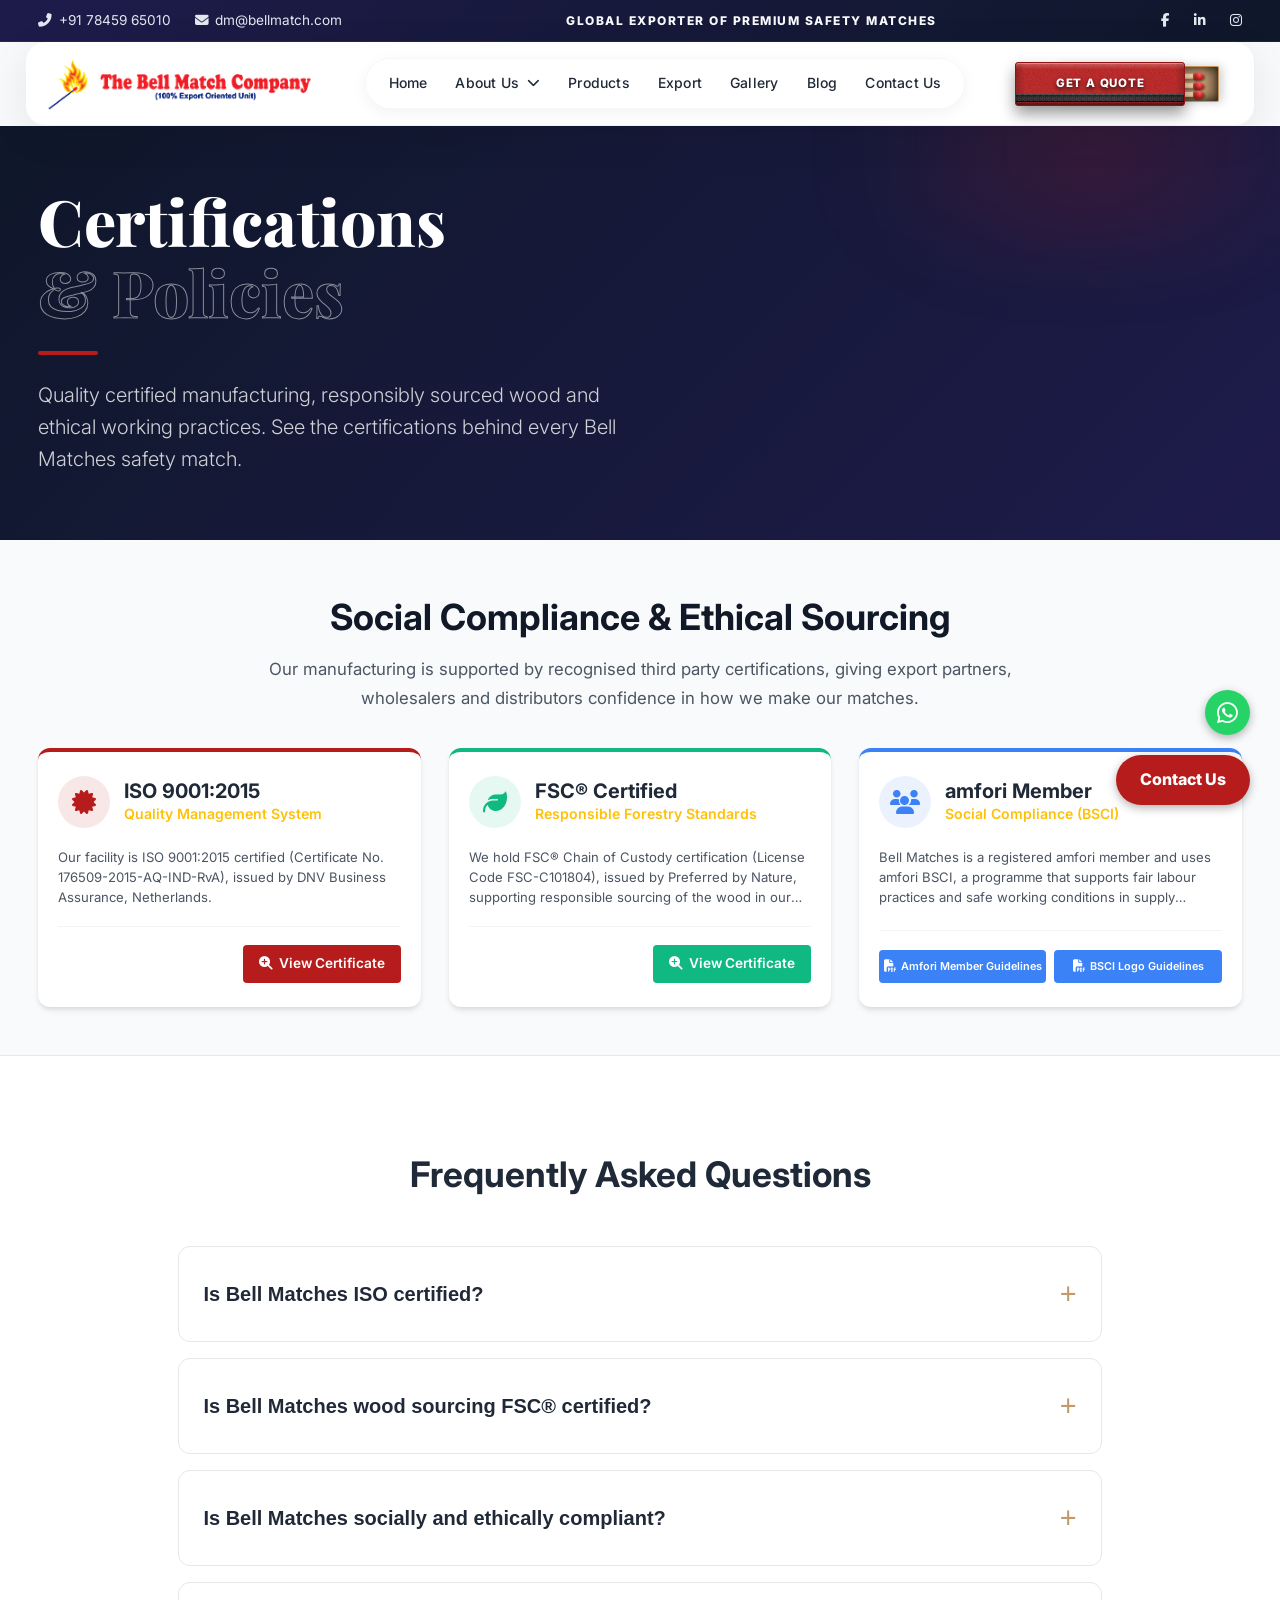
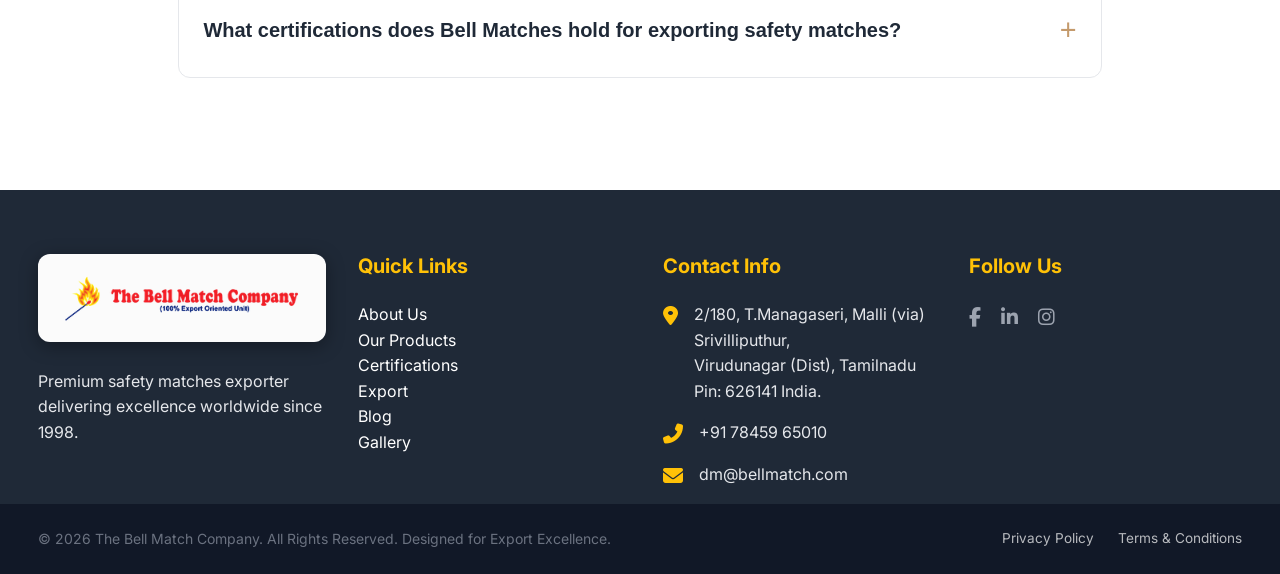
<file: certifications.html>
<!DOCTYPE html>
<html lang="en">
<head>
    <meta charset="UTF-8">
    <meta name="viewport" content="width=device-width, initial-scale=1.0">
    <title>Quality Certifications & Compliance | Bell Match Safety Matches</title>

    <!-- SEO Meta Tags -->
    <meta name="keywords" content="safety match certifications, ISO 9001 matchbox manufacturer, EN 1783 safety matches, amfori BSCI social compliance, FSC certified wood matches, matchbox quality standards India">
    <meta name="description" content="Discover Bell Match certifications: ISO 9001, European EN 1783 safety match standards, FSC responsible wood sourcing, and ethical manufacturing compliance.">

    <!-- Open Graph / Social Cards -->
    <meta property="og:type" content="website">
    <meta property="og:url" content="https://bellmatch.com/certifications.html">
    <meta property="og:title" content="Quality Certifications & Compliance | Bell Match Safety Matches">
    <meta property="og:description" content="Discover Bell Match quality frameworks: ISO 9001, EN 1783 European safety match standards, FSC sustainable timber, and amfori BSCI social compliance.">
    <meta property="og:image" content="https://bellmatch.com/og-preview.png">

    <!-- Twitter Card -->
    <meta name="twitter:card" content="summary_large_image">
    <meta name="twitter:title" content="Quality Certifications & Compliance | Bell Match Safety Matches">
    <meta name="twitter:description" content="Discover Bell Match quality frameworks: ISO 9001, EN 1783 safety match standards, and FSC sustainable timber sourcing.">
    <meta name="twitter:image" content="https://bellmatch.com/og-preview.png">

    <!-- Structured Data (JSON-LD) -->
    <script type="application/ld+json">
    {
      "@context": "https://schema.org",
      "@type": "WebPage",
      "name": "Quality Certifications & Compliance Standards",
      "url": "https://bellmatch.com/certifications.html",
      "publisher": {
        "@type": "Manufacturer",
        "name": "The Bell Match Company",
        "url": "https://bellmatch.com/",
        "logo": "https://res.cloudinary.com/ppxlfuj2/image/upload/v1784195661/logo_bell_aelhiw.png"
      },
      "description": "Bell Match international safety match standards and compliance: ISO 9001 Quality Management, European EN 1783, FSC Certified Wood, and amfori BSCI auditing."
    }
    </script>
    <link rel="stylesheet" href="https://cdnjs.cloudflare.com/ajax/libs/font-awesome/6.5.1/css/all.min.css">
    <link href="https://unpkg.com/aos@2.3.1/dist/aos.css" rel="stylesheet">
    <link rel="stylesheet" href="index.css?v=102">
    <link href="https://fonts.googleapis.com/css2?family=Playfair+Display:ital,wght@0,400..900;1,400..900&display=swap" rel="stylesheet">
    <link rel="icon" type="image/x-icon" href="favicon.ico">
    <link rel="icon" type="image/png" sizes="192x192" href="favicon-full.png">
    <link rel="apple-touch-icon" sizes="180x180" href="favicon-full.png">
</head>
<body>
    <!-- Cinematic Preloader -->
    <div id="preloader">
        <div class="preloader-content">
            <div class="preloader-sparks" id="preloaderSparks"></div>
            <div class="preloader-slider">
                <div class="slider-track"></div>
                <div class="slider-matchstick" id="sliderMatchstick">
                    <div class="slider-head"></div>
                    <div class="slider-flame" id="sliderFlame"></div>
                </div>
            </div>
            <div class="preloader-brand">
                <span class="text-white">BELL</span> <span class="text-red">MATCH CO.</span>
            </div>
            <div class="preloader-text">LOADING IGNIS...</div>
            <div class="preloader-progress-wrapper">
                <div class="preloader-progress-glow" id="progressGlow"></div>
            </div>
            <div class="preloader-percent" id="preloaderPercent">0%</div>
        </div>
    </div>
    <!-- Floating Quick Actions -->
    <div class="floating-actions">
        <a href="https://wa.me/917845965010" aria-label="Chat with us on WhatsApp" class="floating-btn" style="background-color: #25d366; color: white; width: 45px; height: 45px; border-radius: 50%; display: flex; align-items: center; justify-content: center; font-size: 24px; box-shadow: 0 4px 15px rgba(37, 211, 102, 0.4); text-decoration: none; align-self: flex-end; margin-bottom: 5px; transition: transform 0.3s ease;" onmouseover="this.style.transform='scale(1.1)'" onmouseout="this.style.transform='scale(1)'"><i class="fab fa-whatsapp"></i></a>
        <a href="contact.html" class="floating-btn quote-pill">Contact Us</a>
        <button class="floating-btn back-to-top" id="backToTop" aria-label="Back to top"><i class="fas fa-chevron-up"></i></button>
    </div>

    <div id="topbar-component"></div>
    <div id="header-component"></div>

    <main id="main-content">
    <style>
        .cert-hero-section {
            position: relative;
            padding: 60px 0 65px;
            background: linear-gradient(135deg, #0f172a 0%, #1e1b4b 100%);
            overflow: hidden;
            margin-top: 0;
        }
        @media (max-width: 768px) {
            .cert-hero-section {
                padding: 35px 0 40px !important;
            }
            .cert-hero-section h1 {
                margin-bottom: 1rem !important;
            }
            .cert-hero-section .cert-hero-bar {
                margin-bottom: 1rem !important;
            }
        }
    </style>
    <section class="cert-hero-section">
        <!-- Background Pattern/Image -->
        <div style="position: absolute; top: 0; left: 0; width: 100%; height: 100%; opacity: 0.15; background-image: url('https://images.unsplash.com/photo-1454165804606-c3d57bc86b40?auto=format&fit=crop&q=80'); background-size: cover; background-position: center;"></div>
        
        <!-- Decorative Glow -->
        <div style="position: absolute; top: -20%; right: -10%; width: 50%; height: 50%; background: radial-gradient(circle, rgba(183,28,28,0.2) 0%, rgba(0,0,0,0) 70%); border-radius: 50%; filter: blur(40px);"></div>
        
        <div class="container" style="position: relative; z-index: 2;">
            <div style="max-width: 800px;">
                <h1 style="font-size: clamp(2.5rem, 5vw, 4.5rem); font-weight: 800; color: white; line-height: 1.1; margin-bottom: 1.5rem; font-family: 'Playfair Display', serif;">
                    Certifications <br>
                    <span style="color: transparent; -webkit-text-stroke: 1px rgba(255,255,255,0.5);">& Policies</span>
                </h1>
                
                <div class="cert-hero-bar" style="width: 60px; height: 4px; background: #b71c1c; margin-bottom: 1.5rem; border-radius: 2px;"></div>
                
                <p style="font-size: 1.25rem; color: rgba(255,255,255,0.8); line-height: 1.6; max-width: 600px; font-weight: 300; margin-bottom: 0;">
                    Quality certified manufacturing, responsibly sourced wood and ethical working practices. See the certifications behind every Bell Matches safety match.
                </p>
            </div>
        </div>
    </section>

    


    <!-- Social Compliance & Ethical Sourcing Section -->
    <section class="section" style="padding: 3.5rem 0 3rem 0; background-color: #f9fafb;">
        <style>
            .cert-desc {
                color: #4b5563;
                font-size: clamp(0.82rem, 0.85vw, 0.88rem);
                line-height: 1.55;
                margin-bottom: 1.15rem;
                flex-grow: 1;
                display: -webkit-box;
                -webkit-box-orient: vertical;
                -webkit-line-clamp: 3;
                line-clamp: 3;
                overflow: hidden;
                min-height: calc(1.55em * 3);
                height: calc(1.55em * 3);
            }
            .cert-card-pad {
                padding: 1.5rem 1.25rem !important;
            }
            .amfori-btn-group {
                display: flex;
                gap: 8px;
                flex-wrap: nowrap;
                width: 100%;
            }
            .amfori-btn {
                flex: 1 1 50%;
                min-width: 0;
                display: inline-flex;
                align-items: center;
                justify-content: center;
                gap: 5px;
                padding: 8px 4px;
                background: #3b82f6;
                color: white;
                border-radius: 4px;
                text-decoration: none;
                font-size: clamp(0.68rem, 0.74vw, 0.78rem);
                font-weight: 600;
                white-space: nowrap;
                transition: opacity 0.3s;
                box-sizing: border-box;
                text-align: center;
            }
            .amfori-btn i {
                font-size: 0.75rem;
                flex-shrink: 0;
            }
            .amfori-btn:hover {
                opacity: 0.9;
            }
            @media (max-width: 992px) {
                .cert-desc {
                    font-size: 0.88rem;
                    line-height: 1.55;
                    min-height: calc(1.55em * 3);
                    height: calc(1.55em * 3);
                }
            }
        </style>
        <div class="container">
            <div style="max-width: 800px; margin: 0 auto; text-align: center; margin-bottom: 2.25rem;">
                <h2 style="color: #111827; font-size: 2.25rem; margin-bottom: 1rem; font-weight: 700;">Social Compliance & Ethical Sourcing</h2>
                <p style="font-size: 1.05rem; line-height: 1.7; color: #4b5563;">
                    Our manufacturing is supported by recognised third party certifications, giving export partners, wholesalers and distributors confidence in how we make our matches.
                </p>
            </div>

            <div class="grid grid-cols-3" style="gap: 1.75rem;">
                <!-- ISO -->
                <div class="cert-card-pad" style="background: white; border-radius: var(--radius-lg); box-shadow: var(--shadow-md); border-top: 4px solid var(--primary-red); display: flex; flex-direction: column; transition: transform 0.3s ease;" onmouseover="this.style.transform='translateY(-5px)'" onmouseout="this.style.transform='translateY(0)'">
                    <div style="display: flex; align-items: center; gap: 14px; margin-bottom: 1.15rem;">
                        <div style="background: rgba(183,28,28,0.1); width: 52px; height: 52px; border-radius: 50%; display: flex; align-items: center; justify-content: center; color: var(--primary-red); font-size: 1.5rem; flex-shrink: 0;">
                            <i class="fas fa-certificate"></i>
                        </div>
                        <div>
                            <h4 style="margin: 0; font-size: 1.25rem; color: #1f2937;">ISO 9001:2015</h4>
                            <p style="margin: 0; color: var(--gold-accent); font-weight: 600; font-size: 0.88rem;">Quality Management System</p>
                        </div>
                    </div>
                    <p class="cert-desc">
                        Our facility is ISO 9001:2015 certified (Certificate No. 176509-2015-AQ-IND-RvA), issued by DNV Business Assurance, Netherlands.
                    </p>
                    <div style="margin-top: auto; border-top: 1px solid #f3f4f6; padding-top: 1.15rem; display: flex; justify-content: flex-end; align-items: center;">
                        <a href="#" onclick="event.preventDefault(); openLightbox('uploads/iso_9001_certificate.jpg')" style="display: inline-flex; align-items: center; justify-content: center; min-height: 36px; padding: 8px 16px; background: var(--primary-red); color: white; border-radius: 4px; text-decoration: none; font-size: 0.85rem; font-weight: 600; transition: opacity 0.3s;" onmouseover="this.style.opacity='0.9'" onmouseout="this.style.opacity='1'"><i class="fas fa-search-plus" style="margin-right: 6px;"></i> View Certificate</a>
                    </div>
                </div>

                <!-- FSC -->
                <div class="cert-card-pad" style="background: white; border-radius: var(--radius-lg); box-shadow: var(--shadow-md); border-top: 4px solid #10b981; display: flex; flex-direction: column; transition: transform 0.3s ease;" onmouseover="this.style.transform='translateY(-5px)'" onmouseout="this.style.transform='translateY(0)'">
                    <div style="display: flex; align-items: center; gap: 14px; margin-bottom: 1.15rem;">
                        <div style="background: rgba(16, 185, 129, 0.1); width: 52px; height: 52px; border-radius: 50%; display: flex; align-items: center; justify-content: center; color: #10b981; font-size: 1.5rem; flex-shrink: 0;">
                            <i class="fas fa-leaf"></i>
                        </div>
                        <div>
                            <h4 style="margin: 0; font-size: 1.25rem; color: #1f2937;">FSC® Certified</h4>
                            <p style="margin: 0; color: var(--gold-accent); font-weight: 600; font-size: 0.88rem;">Responsible Forestry Standards</p>
                        </div>
                    </div>
                    <p class="cert-desc">
                        We hold FSC® Chain of Custody certification (License Code FSC-C101804), issued by Preferred by Nature, supporting responsible sourcing of the wood in our matches.
                    </p>
                    <div style="margin-top: auto; border-top: 1px solid #f3f4f6; padding-top: 1.15rem; display: flex; justify-content: flex-end; align-items: center;">
                          <a href="#" onclick="event.preventDefault(); openLightbox('uploads/fsc_certificate.png')" style="display: inline-flex; align-items: center; justify-content: center; min-height: 36px; padding: 8px 16px; background: #10b981; color: white; border-radius: 4px; text-decoration: none; font-size: 0.85rem; font-weight: 600; transition: opacity 0.3s;" onmouseover="this.style.opacity='0.9'" onmouseout="this.style.opacity='1'"><i class="fas fa-search-plus" style="margin-right: 6px;"></i> View Certificate</a>
                    </div>
                </div>

                <!-- amfori BSCI & ICS -->
                <div class="cert-card-pad" style="background: white; border-radius: var(--radius-lg); box-shadow: var(--shadow-md); border-top: 4px solid #3b82f6; display: flex; flex-direction: column; transition: transform 0.3s ease;" onmouseover="this.style.transform='translateY(-5px)'" onmouseout="this.style.transform='translateY(0)'">
                    <div style="display: flex; align-items: center; gap: 14px; margin-bottom: 1.15rem;">
                        <div style="background: rgba(59, 130, 246, 0.1); width: 52px; height: 52px; border-radius: 50%; display: flex; align-items: center; justify-content: center; color: #3b82f6; font-size: 1.5rem; flex-shrink: 0;">
                            <i class="fas fa-users"></i>
                        </div>
                        <div>
                            <h4 style="margin: 0; font-size: 1.25rem; color: #1f2937;">amfori Member</h4>
                            <p style="margin: 0; color: var(--gold-accent); font-weight: 600; font-size: 0.88rem;">Social Compliance (BSCI)</p>
                        </div>
                    </div>
                    <p class="cert-desc">
                        Bell Matches is a registered amfori member and uses amfori BSCI, a programme that supports fair labour practices and safe working conditions in supply chains.
                    </p>
                    <div style="margin-top: auto; border-top: 1px solid #f3f4f6; padding-top: 1.15rem; display: flex; align-items: center;">
                        <div class="amfori-btn-group">
                            <a href="uploads/amfori_member_guidelines_2024.pdf" target="_blank" class="amfori-btn"><i class="fas fa-file-pdf"></i> Amfori Member Guidelines</a>
                            <a href="uploads/amfori_bsci_logo_guidelines.pdf" target="_blank" class="amfori-btn"><i class="fas fa-file-pdf"></i> BSCI Logo Guidelines</a>
                        </div>
                    </div>
                </div>

            </div>
        </div>
    </section>

    <!-- FAQ Section -->
    <section class="section faq-section" style="padding: 6rem 0; background: #ffffff; border-top: 1px solid #e5e7eb;">
        <style>
            .faq-section details {
                background: #ffffff;
                border: 1px solid #e5e7eb;
                border-radius: 12px;
                margin-bottom: 1rem;
                overflow: hidden;
                transition: border-color 0.3s ease;
            }
            .faq-section details:hover {
                border-color: #c49a6c;
            }
            .faq-section summary {
                padding: 1.5rem;
                font-family: 'Outfit', sans-serif;
                font-size: 1.25rem;
                font-weight: 600;
                color: #1f2937;
                cursor: pointer;
                list-style: none;
                position: relative;
                display: flex;
                justify-content: space-between;
                align-items: center;
            }
            .faq-section summary::-webkit-details-marker {
                display: none;
            }
            .faq-section summary::after {
                content: '+';
                font-size: 1.8rem;
                font-weight: 300;
                color: #c49a6c;
                transition: transform 0.3s ease;
            }
            .faq-section details[open] summary::after {
                content: '−';
                transform: rotate(180deg);
            }
            .faq-section .faq-content {
                padding: 0 1.5rem 1.5rem 1.5rem;
                color: #4b5563;
                font-family: 'Inter', sans-serif;
                font-size: 1.1rem;
                line-height: 1.6;
            }
        </style>
        <div class="container" style="max-width: 1000px; margin: 0 auto;">
            <div>
                <h2 class="section-title" style="text-align: center; margin-bottom: 3rem; color: #1f2937;">Frequently Asked Questions</h2>
            </div>
            
            <div>
                <details>
                    <summary>Is Bell Matches ISO certified?</summary>
                    <div class="faq-content">Yes. Our facility holds ISO 9001:2015 certification for its quality management system, issued by DNV Business Assurance, Netherlands.</div>
                </details>
            </div>

            <div>
                <details>
                    <summary>Is Bell Matches wood sourcing FSC® certified?</summary>
                    <div class="faq-content">We hold FSC® Chain of Custody certification (License Code FSC-C101804), issued by Preferred by Nature.</div>
                </details>
            </div>

            <div>
                <details>
                    <summary>Is Bell Matches socially and ethically compliant?</summary>
                    <div class="faq-content">Bell Matches is a registered amfori member and uses amfori BSCI to support fair labour practices, safe working conditions and responsible manufacturing.</div>
                </details>
            </div>

            <div>
                <details>
                    <summary>What certifications does Bell Matches hold for exporting safety matches?</summary>
                    <div class="faq-content">ISO 9001:2015 (quality management) and FSC® Chain of Custody (responsible wood sourcing), plus amfori membership for social compliance. Copies of certificates are available on request.</div>
                </details>
            </div>
        </div>
    </section>

    <!-- Simple Lightbox overlay -->
    <div id="certLightbox" style="display: none; position: fixed; z-index: 9999; left: 0; top: 0; width: 100%; height: 100%; overflow: auto; background-color: rgba(0,0,0,0.8); align-items: center; justify-content: center;">
        <span onclick="document.getElementById('certLightbox').style.display='none'" style="position: absolute; top: 20px; right: 35px; color: #f1f1f1; font-size: 40px; font-weight: bold; cursor: pointer;">&times;</span>
        <img class="lightbox-content" id="lightboxImg" style="margin: auto; display: block; max-width: 90%; max-height: 90%; border-radius: 4px;">
    </div>

    <script>
        function openLightbox(imgSrc) {
            if(imgSrc === '#') {
                alert('Please link the actual certificate image file here.');
                return;
            }
            var modal = document.getElementById("certLightbox");
            var img = document.getElementById("lightboxImg");
            modal.style.display = "flex";
            img.src = imgSrc;
        }
    </script>

    </main>

    <div id="footer-component"></div>
    
    <!-- Scripts -->
    <script src="https://unpkg.com/aos@2.3.1/dist/aos.js"></script>
    <script src="main.js?v=5"></script>
</body>
</html>
</file>
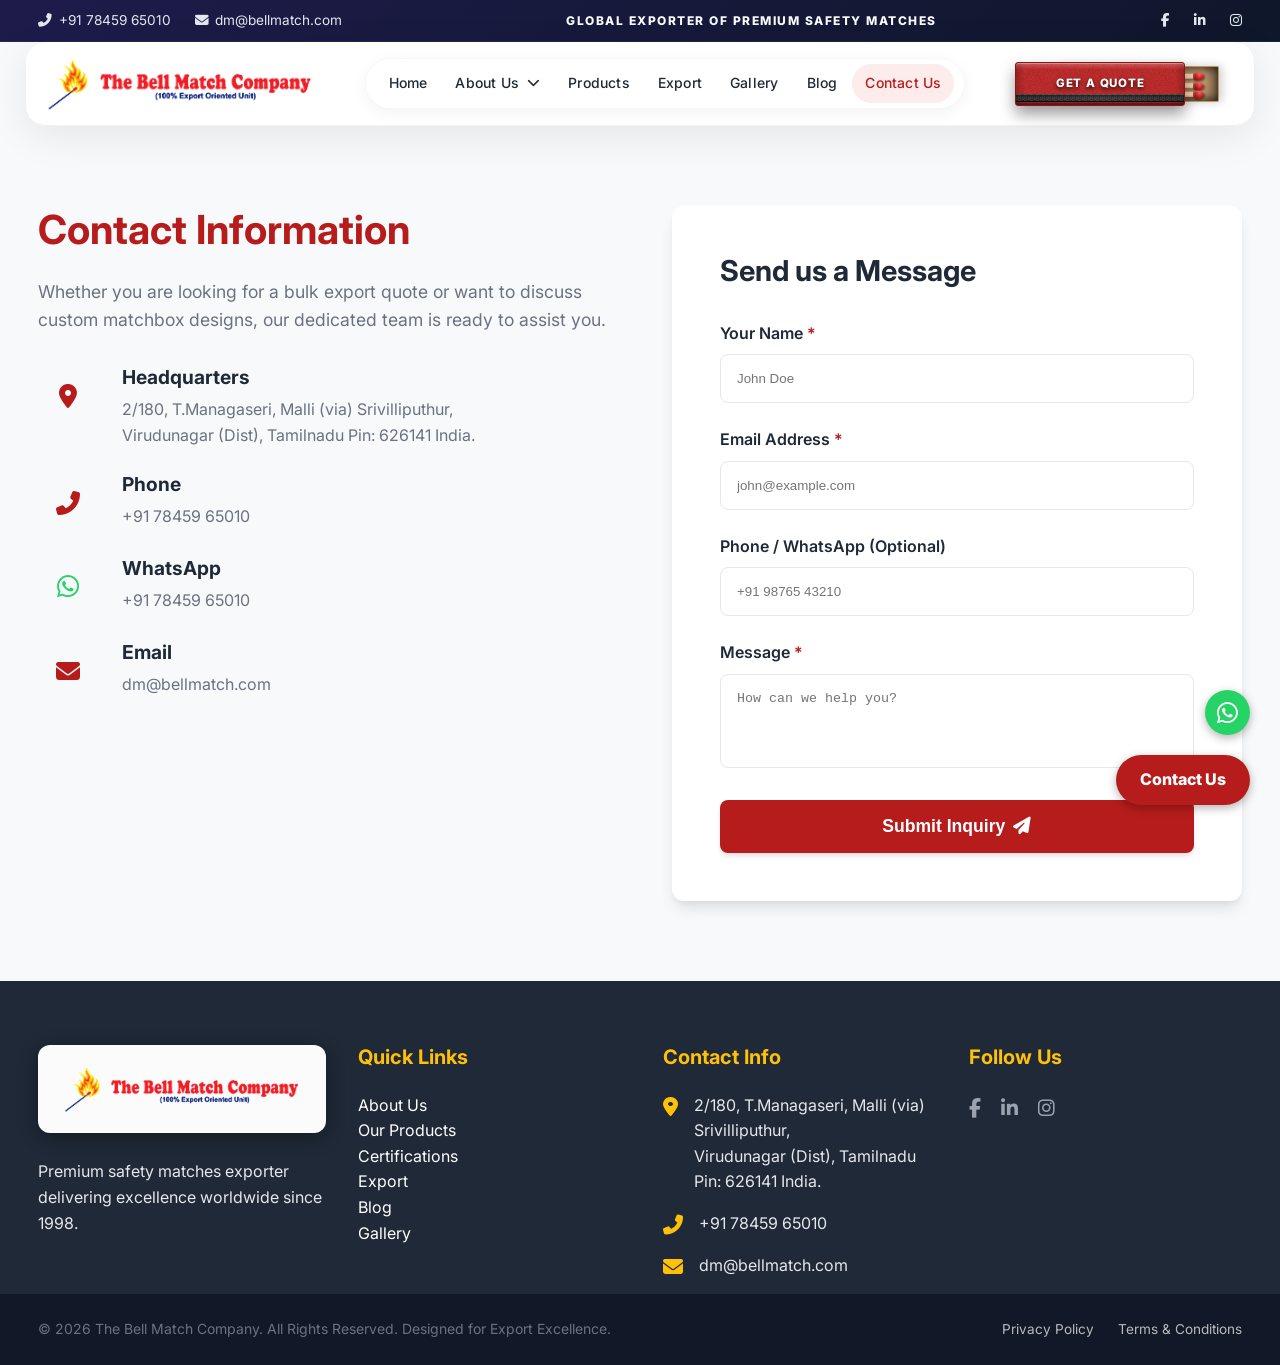
<file: contact.html>
<!DOCTYPE html>
<html lang="en">
<head>
    <meta charset="UTF-8">
    <meta name="viewport" content="width=device-width, initial-scale=1.0">
    <title>Contact Bell Match | Matchbox Manufacturer & Export RFQ</title>

    <!-- SEO Meta Tags -->
    <meta name="keywords" content="contact matchbox manufacturer, matchbox supplier contact, safety matches factory Tamil Nadu, matchbox exporter phone email, safety matches RFQ quote">
    <meta name="description" content="Contact Bell Match Company for bulk safety matches wholesale, private label inquiries, and competitive FOB/CIF export quotations. Dedicated international sales desk.">

    <!-- Open Graph / Social Cards -->
    <meta property="og:type" content="website">
    <meta property="og:url" content="https://bellmatch.com/contact.html">
    <meta property="og:title" content="Contact Bell Match | Matchbox Manufacturer & Export RFQ">
    <meta property="og:description" content="Direct factory sales desk for safety matches wholesale, custom branding, and international container shipments.">
    <meta property="og:image" content="https://bellmatch.com/og-preview.png">

    <!-- Twitter Card -->
    <meta name="twitter:card" content="summary_large_image">
    <meta name="twitter:title" content="Contact Bell Match | Matchbox Manufacturer & Export RFQ">
    <meta name="twitter:description" content="Direct factory sales desk for safety matches wholesale, custom branding, and container shipments.">
    <meta name="twitter:image" content="https://bellmatch.com/og-preview.png">

    <!-- Structured Data (JSON-LD) -->
    <script type="application/ld+json">
    {
      "@context": "https://schema.org",
      "@type": "ContactPage",
      "mainEntity": {
        "@type": "Manufacturer",
        "name": "The Bell Match Company",
        "url": "https://bellmatch.com/contact.html",
        "telephone": "+91-78459-65010",
        "email": "dm@bellmatch.com",
        "address": {
          "@type": "PostalAddress",
          "streetAddress": "2/180, T.Managaseri, Malli (via) Srivilliputhur",
          "addressLocality": "Virudunagar",
          "addressRegion": "Tamil Nadu",
          "postalCode": "626141",
          "addressCountry": "IN"
        }
      }
    }
    </script>
    <link rel="stylesheet" href="https://cdnjs.cloudflare.com/ajax/libs/font-awesome/6.5.1/css/all.min.css">
    <link href="https://unpkg.com/aos@2.3.1/dist/aos.css" rel="stylesheet">
    <link rel="stylesheet" href="index.css?v=102">
    <link rel="icon" type="image/x-icon" href="favicon.ico">
    <link rel="icon" type="image/png" sizes="192x192" href="favicon-full.png">
    <link rel="apple-touch-icon" sizes="180x180" href="favicon-full.png">
</head>
<body>
    <!-- Cinematic Preloader -->
    <div id="preloader">
        <div class="preloader-content">
            <div class="preloader-sparks" id="preloaderSparks"></div>
            <div class="preloader-slider">
                <div class="slider-track"></div>
                <div class="slider-matchstick" id="sliderMatchstick">
                    <div class="slider-head"></div>
                    <div class="slider-flame" id="sliderFlame"></div>
                </div>
            </div>
            <div class="preloader-brand">
                <span class="text-white">BELL</span> <span class="text-red">MATCH CO.</span>
            </div>
            <div class="preloader-text">LOADING IGNIS...</div>
            <div class="preloader-progress-wrapper">
                <div class="preloader-progress-glow" id="progressGlow"></div>
            </div>
            <div class="preloader-percent" id="preloaderPercent">0%</div>
        </div>
    </div>
    <!-- Floating Quick Actions -->
    <div class="floating-actions">
        <a href="https://wa.me/917845965010" aria-label="Chat with us on WhatsApp" class="floating-btn" style="background-color: #25d366; color: white; width: 45px; height: 45px; border-radius: 50%; display: flex; align-items: center; justify-content: center; font-size: 24px; box-shadow: 0 4px 15px rgba(37, 211, 102, 0.4); text-decoration: none; align-self: flex-end; margin-bottom: 5px; transition: transform 0.3s ease;" onmouseover="this.style.transform='scale(1.1)'" onmouseout="this.style.transform='scale(1)'"><i class="fab fa-whatsapp"></i></a>
        <a href="contact.html" class="floating-btn quote-pill">Contact Us</a>
        <button class="floating-btn back-to-top" id="backToTop" aria-label="Back to top"><i class="fas fa-chevron-up"></i></button>
    </div>

    <div id="topbar-component"></div>
    <div id="header-component"></div>

    <main id="main-content">
    <section class="section" style="padding: 5rem 0;">
        <div class="container">
            <div class="grid grid-cols-2" style="gap: 4rem;">
                <div>
                    <h2 style="color: var(--primary-red); font-size: 2.5rem; margin-bottom: 1.5rem;">Contact Information</h2>
                    <p style="font-size: 1.1rem; color: var(--text-muted); margin-bottom: 2rem;">Whether you are looking for a bulk export quote or want to discuss custom matchbox designs, our dedicated team is ready to assist you.</p>
                    
                    <div style="display: flex; flex-direction: column; gap: 1.5rem;">
                        <div style="display: flex; gap: 1.5rem; align-items: flex-start;">
                            <div style="background: var(--light-bg); width: 60px; height: 60px; border-radius: 12px; display: flex; align-items: center; justify-content: center; color: var(--primary-red); font-size: 1.5rem; flex-shrink: 0;">
                                <i class="fas fa-map-marker-alt"></i>
                            </div>
                            <div>
                                <h4 style="margin: 0 0 0.5rem; font-size: 1.2rem;">Headquarters</h4>
                                <p style="margin: 0; color: var(--text-muted); line-height: 1.6;">2/180, T.Managaseri, Malli (via) Srivilliputhur,<br>Virudunagar (Dist),  Tamilnadu Pin: 626141 India.</p>
                            </div>
                        </div>
                        
                        <div style="display: flex; gap: 1.5rem; align-items: flex-start;">
                            <div style="background: var(--light-bg); width: 60px; height: 60px; border-radius: 12px; display: flex; align-items: center; justify-content: center; color: var(--primary-red); font-size: 1.5rem; flex-shrink: 0;">
                                <i class="fas fa-phone-alt"></i>
                            </div>
                            <div>
                                <h4 style="margin: 0 0 0.5rem; font-size: 1.2rem;">Phone</h4>
                                <p style="margin: 0; color: var(--text-muted); line-height: 1.6;"><a href="tel:+917845965010" style="color: inherit; text-decoration: none;">+91 78459 65010</a></p>
                            </div>
                        </div>

                        <div style="display: flex; gap: 1.5rem; align-items: flex-start;">
                            <div style="background: var(--light-bg); width: 60px; height: 60px; border-radius: 12px; display: flex; align-items: center; justify-content: center; color: #25d366; font-size: 1.6rem; flex-shrink: 0;">
                                <i class="fab fa-whatsapp"></i>
                            </div>
                            <div>
                                <h4 style="margin: 0 0 0.5rem; font-size: 1.2rem;">WhatsApp</h4>
                                <p style="margin: 0; color: var(--text-muted); line-height: 1.6;"><a href="https://wa.me/917845965010" target="_blank" rel="noopener" style="color: inherit; text-decoration: none;">+91 78459 65010</a></p>
                            </div>
                        </div>
                        
                        <div style="display: flex; gap: 1.5rem; align-items: flex-start;">
                            <div style="background: var(--light-bg); width: 60px; height: 60px; border-radius: 12px; display: flex; align-items: center; justify-content: center; color: var(--primary-red); font-size: 1.5rem; flex-shrink: 0;">
                                <i class="fas fa-envelope"></i>
                            </div>
                            <div>
                                <h4 style="margin: 0 0 0.5rem; font-size: 1.2rem;">Email</h4>
                                <p style="margin: 0; color: var(--text-muted); line-height: 1.6;"><a href="mailto:dm@bellmatch.com" style="color: inherit; text-decoration: none;">dm@bellmatch.com</a></p>
                            </div>
                        </div>
                    </div>
                </div>
                
                <div style="background: white; padding: 3rem; border-radius: var(--radius-lg); box-shadow: var(--shadow-lg);">
                    <h3 style="font-size: 1.8rem; margin-bottom: 2rem;">Send us a Message</h3>
                    <form action="https://api.web3forms.com/submit" method="POST" id="contactInquiryForm">
                        <input type="hidden" name="access_key" value="8e38e8fe-c441-41a4-8a22-4c96aa4a68bf">
                        <input type="hidden" name="subject" value="New Customer Inquiry - Bell Match Website">
                        <input type="hidden" name="from_name" value="Bell Match Website (Contact Page)">
                        <input type="checkbox" name="botcheck" class="hidden" style="display: none;">

                        <div style="margin-bottom: 1.5rem;">
                            <label style="display: block; margin-bottom: 0.5rem; font-weight: 600;">Your Name <span style="color: var(--primary-red);">*</span></label>
                            <input type="text" name="name" style="width: 100%; padding: 1rem; border: 1px solid var(--border-color); border-radius: var(--radius-md); outline: none;" placeholder="John Doe" required>
                        </div>
                        <div style="margin-bottom: 1.5rem;">
                            <label style="display: block; margin-bottom: 0.5rem; font-weight: 600;">Email Address <span style="color: var(--primary-red);">*</span></label>
                            <input type="email" name="email" style="width: 100%; padding: 1rem; border: 1px solid var(--border-color); border-radius: var(--radius-md); outline: none;" placeholder="john@example.com" required>
                        </div>
                        <div style="margin-bottom: 1.5rem;">
                            <label style="display: block; margin-bottom: 0.5rem; font-weight: 600;">Phone / WhatsApp (Optional)</label>
                            <input type="tel" name="phone" style="width: 100%; padding: 1rem; border: 1px solid var(--border-color); border-radius: var(--radius-md); outline: none;" placeholder="+91 98765 43210">
                        </div>
                        <div style="margin-bottom: 1.5rem;">
                            <label style="display: block; margin-bottom: 0.5rem; font-weight: 600;">Message <span style="color: var(--primary-red);">*</span></label>
                            <textarea name="message" rows="4" style="width: 100%; padding: 1rem; border: 1px solid var(--border-color); border-radius: var(--radius-md); outline: none; resize: vertical;" placeholder="How can we help you?" required></textarea>
                        </div>

                        <div id="contactFormStatus" style="display: none; padding: 12px 16px; border-radius: 8px; margin-bottom: 1.25rem; font-size: 0.95rem; font-weight: 500;"></div>

                        <button type="submit" id="contactSubmitBtn" class="btn btn-primary" style="width: 100%; padding: 1rem; font-size: 1.1rem; display: flex; align-items: center; justify-content: center; gap: 8px;">
                            <span>Submit Inquiry</span>
                            <i class="fas fa-paper-plane"></i>
                        </button>
                    </form>

                    <script>
                    document.getElementById('contactInquiryForm').addEventListener('submit', async function(e) {
                        e.preventDefault();
                        const btn = document.getElementById('contactSubmitBtn');
                        const statusDiv = document.getElementById('contactFormStatus');
                        const originalBtnHtml = btn.innerHTML;
                        
                        btn.disabled = true;
                        btn.innerHTML = '<span>Sending Message...</span> <i class="fas fa-spinner fa-spin"></i>';
                        statusDiv.style.display = 'none';

                        try {
                            const formData = new FormData(this);
                            const res = await fetch('https://api.web3forms.com/submit', {
                                method: 'POST',
                                body: formData
                            });

                            const data = await res.json();
                            if (data.success) {
                                statusDiv.style.display = 'block';
                                statusDiv.style.backgroundColor = '#ecfdf5';
                                statusDiv.style.color = '#065f46';
                                statusDiv.style.border = '1px solid #a7f3d0';
                                statusDiv.innerHTML = '<i class="fas fa-check-circle" style="margin-right: 6px; color: #10b981;"></i> Thank you! Your message has been sent successfully. We will get back to you shortly.';
                                this.reset();
                            } else {
                                throw new Error(data.message || 'Submission failed');
                            }
                        } catch(err) {
                            statusDiv.style.display = 'block';
                            statusDiv.style.backgroundColor = '#fef2f2';
                            statusDiv.style.color = '#991b1b';
                            statusDiv.style.border = '1px solid #fecaca';
                            statusDiv.innerHTML = '<i class="fas fa-exclamation-triangle" style="margin-right: 6px; color: #ef4444;"></i> Message could not be sent. Please email us directly at <a href="mailto:dm@bellmatch.com" style="color: #b71c1c; font-weight: 700; text-decoration: underline;">dm@bellmatch.com</a>.';
                        } finally {
                            btn.disabled = false;
                            btn.innerHTML = originalBtnHtml;
                        }
                    });
                    </script>
                </div>
            </div>
        </div>
    </section>

    </main>

    <div id="footer-component"></div>
    
    <!-- Scripts -->
    <script src="https://unpkg.com/aos@2.3.1/dist/aos.js"></script>
    <script src="main.js?v=5"></script>
</body>
</html>
</file>
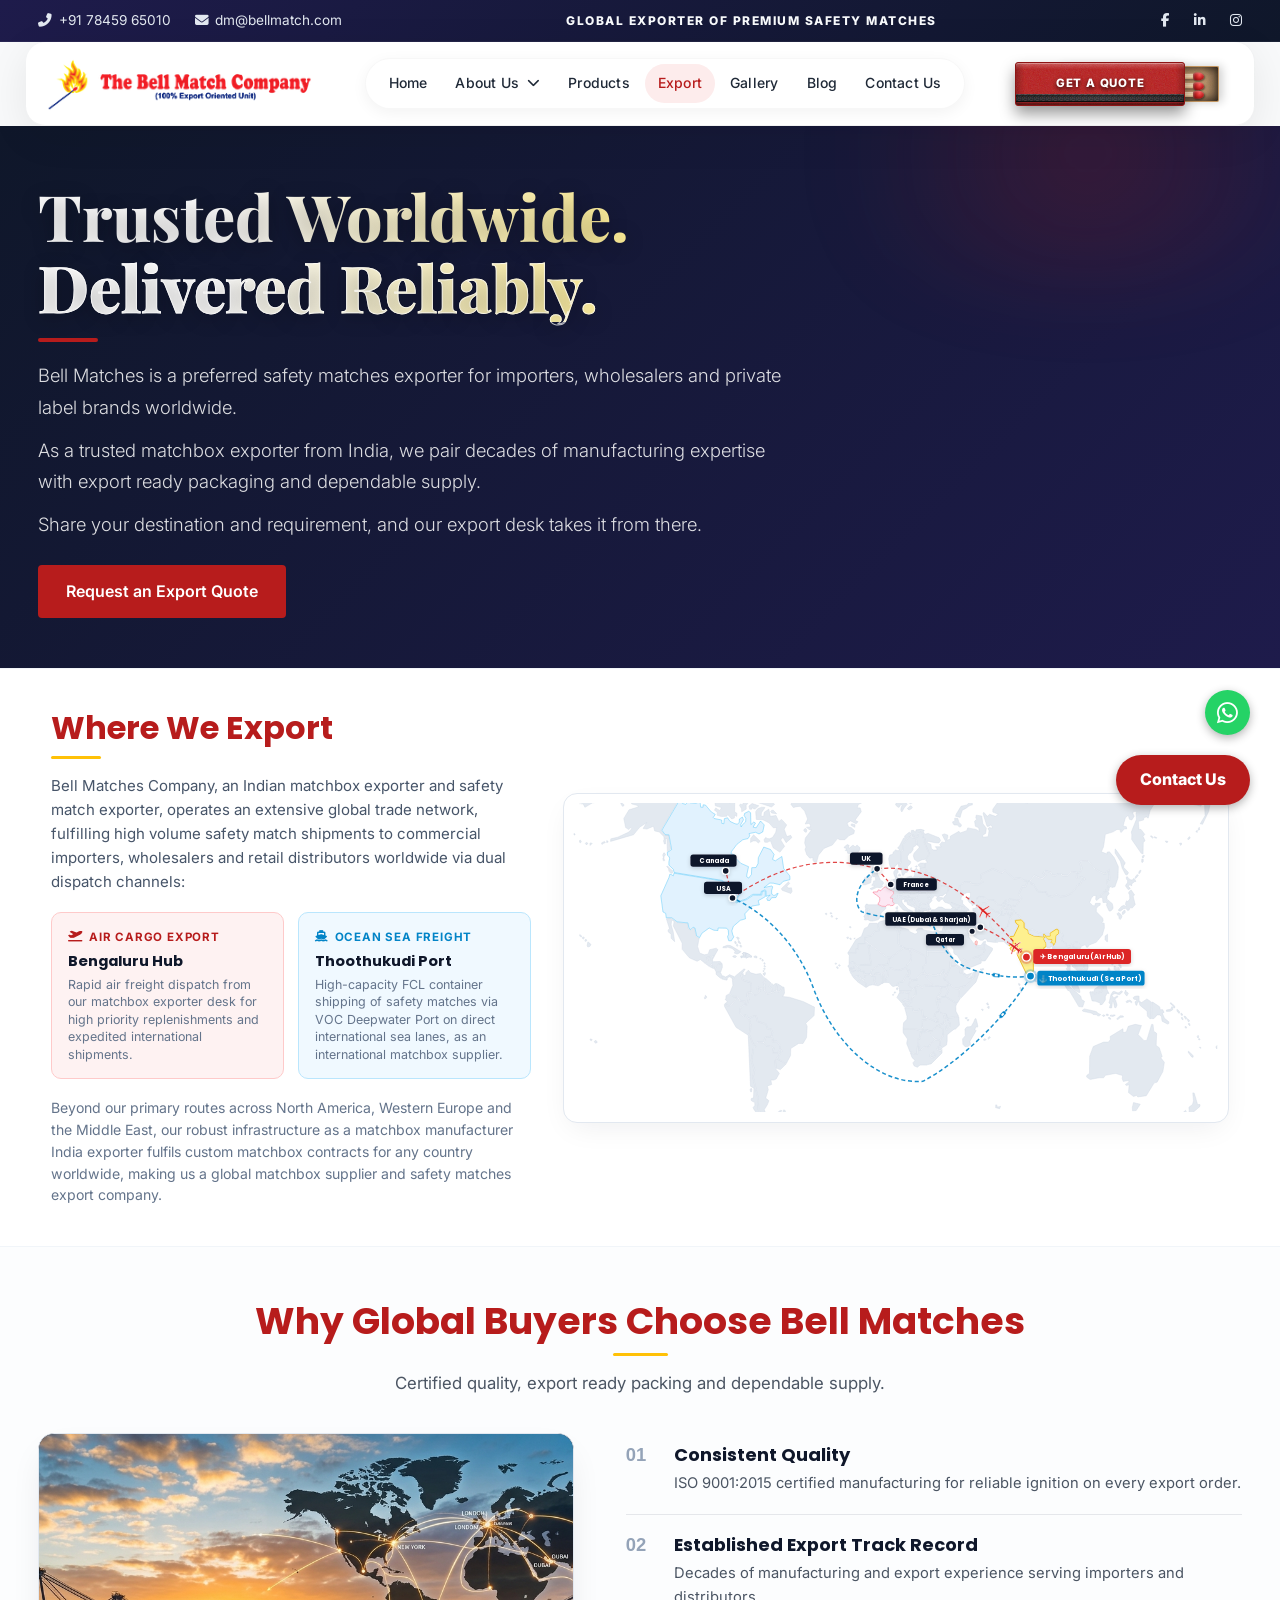
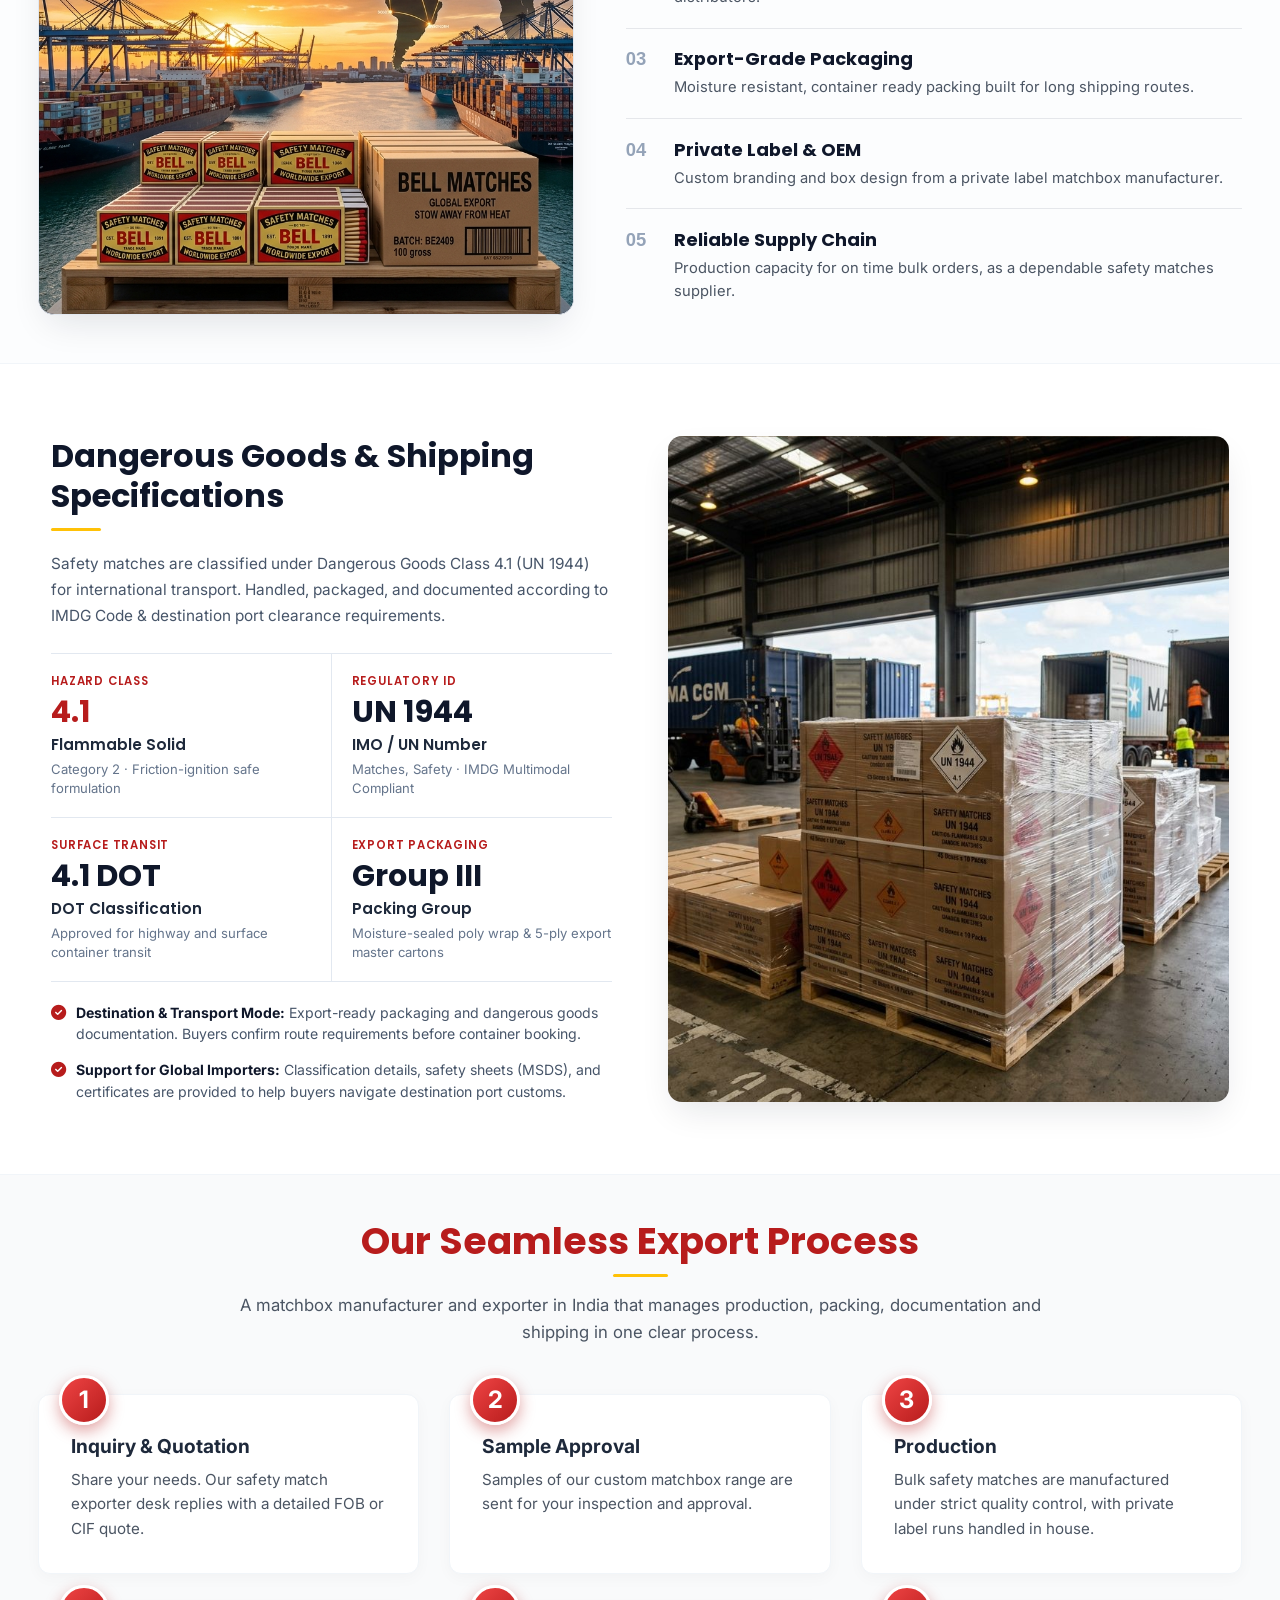
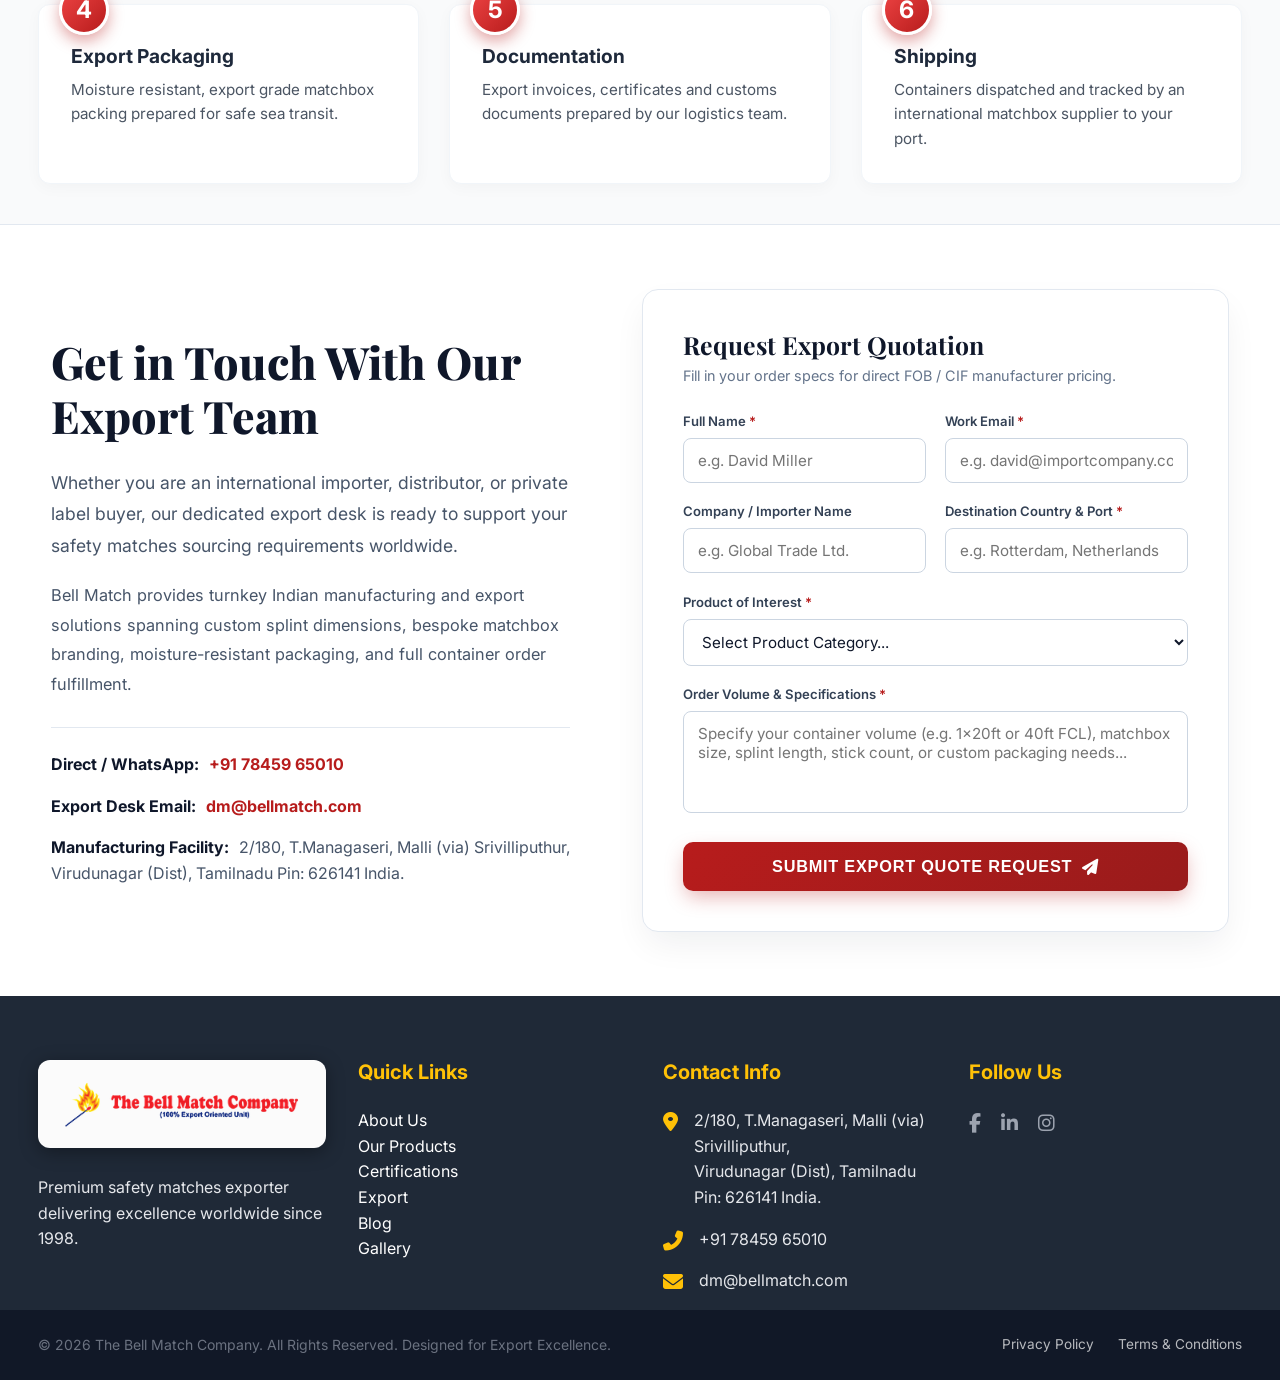
<file: export.html>
<!DOCTYPE html>
<html lang="en">
<head>
    <meta charset="UTF-8">
    <meta name="viewport" content="width=device-width, initial-scale=1.0">
    <title>Matchbox Exporter &amp; Safety Matches Manufacturer from India | Bell Match</title>

    <!-- SEO Meta Tags -->
    <meta name="keywords" content="matchbox exporter, safety matches exporter, matchbox manufacturer and exporter, safety matches supplier, safety matches wholesale, custom matchbox supplier, private label matchbox manufacturer, matchbox exporter from India, Indian matchbox exporter, safety matches exporter from India, matchbox manufacturer and exporter in India, custom matchbox exporter India, wholesale safety matches supplier, private label matchbox manufacturer for importers, international matchbox supplier">
    <meta name="description" content="Bell Match Company - Leading matchbox exporter and safety matches manufacturer from India. Supplying bulk safety matches wholesale, custom matchbox exporter solutions, and private label matchbox manufacturing for international importers.">

    <!-- Open Graph / Social Cards -->
    <meta property="og:type" content="website">
    <meta property="og:url" content="https://bellmatch.com/export.html">
    <meta property="og:title" content="Matchbox Exporter & Safety Matches Manufacturer from India | Bell Match">
    <meta property="og:description" content="Leading Indian matchbox exporter supplying bulk safety matches wholesale, custom matchboxes, and private label OEM manufacturing for global importers.">
    <meta property="og:image" content="https://bell-match-website.vercel.app/og-preview.png">
    <meta property="og:image:secure_url" content="https://bell-match-website.vercel.app/og-preview.png">
    <meta property="og:image:type" content="image/png">
    <meta property="og:image:width" content="1200">
    <meta property="og:image:height" content="630">
    <meta property="og:image:alt" content="Bell Match Company - Matchbox Exporter & Safety Matches Manufacturer">

    <!-- Twitter Card -->
    <meta name="twitter:card" content="summary_large_image">
    <meta name="twitter:title" content="Matchbox Exporter & Safety Matches Manufacturer from India | Bell Match">
    <meta name="twitter:description" content="Leading Indian matchbox exporter supplying bulk safety matches wholesale, custom matchboxes, and private label OEM manufacturing.">
    <meta name="twitter:image" content="https://bell-match-website.vercel.app/og-preview.png">

    <!-- Structured Data (JSON-LD) -->
    <script type="application/ld+json">
    {
      "@context": "https://schema.org",
      "@type": "Service",
      "serviceType": "Safety Matchbox Manufacturing and Export",
      "provider": {
        "@type": "Manufacturer",
        "name": "The Bell Match Company",
        "url": "https://bellmatch.com/",
        "logo": "https://res.cloudinary.com/ppxlfuj2/image/upload/v1784195661/logo_bell_aelhiw.png"
      },
      "areaServed": "Worldwide",
      "description": "Comprehensive safety matches wholesale manufacturing, packaging, Dangerous Goods compliance (UN 1944 Class 4.1), and FOB/CIF worldwide export solutions."
    }
    </script>
    <link rel="icon" type="image/x-icon" href="favicon.ico">
    <link rel="icon" type="image/png" sizes="192x192" href="favicon-full.png">
    <link rel="apple-touch-icon" sizes="180x180" href="favicon-full.png">
    <link rel="stylesheet" href="https://cdnjs.cloudflare.com/ajax/libs/font-awesome/6.5.1/css/all.min.css">
    <link href="https://unpkg.com/aos@2.3.1/dist/aos.css" rel="stylesheet">
    <link rel="stylesheet" href="index.css?v=102">
    <link href="https://fonts.googleapis.com/css2?family=Playfair+Display:ital,wght@0,400..900;1,400..900&display=swap" rel="stylesheet">
    <style>
        .export-hero {
            position: relative;
            padding: 55px 0 50px;
            background: linear-gradient(135deg, #0f172a 0%, #1e1b4b 100%);
            overflow: hidden;
            color: white;
        }
        .export-hero-bg {
            position: absolute;
            top: 0; left: 0; width: 100%; height: 100%;
            opacity: 0.25;
            background-image: url('https://res.cloudinary.com/ppxlfuj2/image/upload/q_auto,f_auto,c_limit,w_1600/v1789799423/Gemini_Generated_Image_65rpkd65rpkd65rp_ulv3fg.png');
            background-size: cover;
            background-position: center;
        }

        
        .country-grid {
            display: grid;
            grid-template-columns: repeat(4, 1fr);
            gap: 15px;
            margin-top: 2.5rem;
        }
        
        .premium-badge {
            width: 48px;
            height: 48px;
            background: linear-gradient(135deg, #fde047 0%, #f59e0b 100%);
            border-radius: 12px;
            display: inline-flex;
            align-items: center;
            justify-content: center;
            box-shadow: 0 4px 15px rgba(245, 158, 11, 0.4), inset 0 2px 0 rgba(255,255,255,0.4);
            border: 1px solid rgba(245, 158, 11, 0.2);
            margin-right: 15px;
            flex-shrink: 0;
            position: relative;
            overflow: hidden;
        }
        .premium-badge::after {
            content: '';
            position: absolute;
            top: 0; left: 0; width: 100%; height: 50%;
            background: linear-gradient(to bottom, rgba(255,255,255,0.4) 0%, rgba(255,255,255,0) 100%);
        }
        .premium-badge i {
            color: white;
            font-size: 1.4rem;
            filter: drop-shadow(0 2px 2px rgba(0,0,0,0.2));
            position: relative;
            z-index: 2;
        }
        .card-title-flex {
            display: flex;
            align-items: center;
        }
        .country-card {
            background: #f8fafc;
            border: 1px solid #e2e8f0;
            border-radius: 8px;
            padding: 15px;
            text-align: center;
            font-weight: 600;
            color: #1e293b;
            transition: all 0.4s cubic-bezier(0.175, 0.885, 0.32, 1.275);
            display: flex;
            align-items: center;
            justify-content: center;
            gap: 10px;
        }
        .country-card i { color: var(--primary-red); transition: transform 0.3s ease; }
        .country-card:hover {
            background: white;
            box-shadow: 0 10px 25px rgba(0,0,0,0.08);
            border-color: var(--gold-accent);
            transform: translateY(-4px);
        }
        .country-card:hover i {
            transform: scale(1.2);
        }

        .process-grid {
            display: grid;
            grid-template-columns: repeat(3, 1fr);
            gap: 30px;
            margin-top: 3rem;
        }
        .process-card {
            position: relative;
            padding: 2.5rem 2rem 2rem;
            background: white;
            border-radius: var(--radius-lg);
            box-shadow: 0 4px 15px rgba(0,0,0,0.03);
            border: 1px solid #f1f5f9;
            transition: all 0.4s cubic-bezier(0.175, 0.885, 0.32, 1.275);
        }
        .process-card:hover {
            transform: translateY(-8px);
            box-shadow: 0 15px 35px rgba(0,0,0,0.08);
            border-color: #fde047;
        }
        .process-number {
            position: absolute;
            top: -20px;
            left: 20px;
            width: 50px;
            height: 50px;
            background: linear-gradient(135deg, #ef4444 0%, #b71c1c 100%);
            color: white;
            border-radius: 50%;
            display: flex;
            align-items: center;
            justify-content: center;
            font-weight: bold;
            font-size: 1.5rem;
            box-shadow: 0 6px 15px rgba(183,28,28,0.4);
            border: 3px solid white;
            transition: transform 0.4s ease;
        }
        .process-card:hover .process-number {
            transform: scale(1.1) rotate(5deg);
        }

        input, textarea {
            transition: all 0.3s ease;
        }
        input:focus, textarea:focus {
            border-color: var(--primary-red) !important;
            box-shadow: 0 0 0 4px rgba(183,28,28,0.1) !important;
            background-color: #fffafa !important;
        }

        .hero-title-gradient {
            background: linear-gradient(to right, #ffffff 20%, #fde047 100%);
            -webkit-background-clip: text;
            -webkit-text-fill-color: transparent;
            text-shadow: 0 4px 20px rgba(0,0,0,0.3);
        }

        @media(max-width: 992px) {
            .process-grid { grid-template-columns: repeat(2, 1fr); }
            .country-grid { grid-template-columns: repeat(2, 1fr); }
        }
        @media(max-width: 768px) {
            .process-grid { grid-template-columns: 1fr; }
            .country-grid { grid-template-columns: repeat(2, 1fr); }
            .export-hero { padding: 45px 0 40px; }
            .export-form-row { grid-template-columns: 1fr !important; }
        }
    </style>
    <link rel="icon" type="image/x-icon" href="favicon.ico">
    <link rel="icon" type="image/png" sizes="192x192" href="favicon-full.png">
    <link rel="apple-touch-icon" sizes="180x180" href="favicon-full.png">
</head>
<body>
    <!-- Cinematic Preloader -->
    <div id="preloader">
        <div class="preloader-content">
            <div class="preloader-sparks" id="preloaderSparks"></div>
            <div class="preloader-slider">
                <div class="slider-track"></div>
                <div class="slider-matchstick" id="sliderMatchstick">
                    <div class="slider-head"></div>
                    <div class="slider-flame" id="sliderFlame"></div>
                </div>
            </div>
            <div class="preloader-brand">
                <span class="text-white">BELL</span> <span class="text-red">MATCH CO.</span>
            </div>
            <div class="preloader-text">LOADING IGNIS...</div>
            <div class="preloader-progress-wrapper">
                <div class="preloader-progress-glow" id="progressGlow"></div>
            </div>
            <div class="preloader-percent" id="preloaderPercent">0%</div>
        </div>
    </div>
    
    <!-- Floating Quick Actions -->
    <div class="floating-actions">
        <a href="https://wa.me/917845965010" aria-label="Chat with us on WhatsApp" class="floating-btn" style="background-color: #25d366; color: white; width: 45px; height: 45px; border-radius: 50%; display: flex; align-items: center; justify-content: center; font-size: 24px; box-shadow: 0 4px 15px rgba(37, 211, 102, 0.4); text-decoration: none; align-self: flex-end; margin-bottom: 5px; transition: transform 0.3s ease;" onmouseover="this.style.transform='scale(1.1)'" onmouseout="this.style.transform='scale(1)'"><i class="fab fa-whatsapp"></i></a>
        <a href="contact.html" class="floating-btn quote-pill">Contact Us</a>
        <button class="floating-btn back-to-top" id="backToTop" aria-label="Back to top"><i class="fas fa-chevron-up"></i></button>
    </div>

    <!-- Layout Components -->
    <div id="topbar-component"></div>
    <div id="header-component"></div>

    <main id="main-content">

    <!-- Hero Section -->
    <section class="export-hero">
        <div class="export-hero-bg"></div>
        <div style="position: absolute; top: -20%; right: -10%; width: 50%; height: 50%; background: radial-gradient(circle, rgba(183,28,28,0.2) 0%, rgba(0,0,0,0) 70%); border-radius: 50%; filter: blur(40px);"></div>
        
        <div class="container" style="position: relative; z-index: 2;">
            <div style="max-width: 900px;">
                <h1 class="hero-title-gradient" style="font-size: clamp(2.8rem, 5vw, 5rem); font-weight: 800; color: white; line-height: 1.1; margin-bottom: 1rem; font-family: 'Playfair Display', serif;">
                    Trusted Worldwide. <br>
                    <span style="color: transparent; -webkit-text-stroke: 1px rgba(255,255,255,0.7);">Delivered Reliably.</span>
                </h1>
                
                <div style="width: 60px; height: 4px; background: #b71c1c; margin-bottom: 1.15rem; border-radius: 2px;"></div>
                
                <p style="font-size: 1.15rem; color: rgba(255,255,255,0.85); line-height: 1.7; max-width: 750px; font-weight: 300; margin-bottom: 0.75rem;">
                    Bell Matches is a preferred safety matches exporter for importers, wholesalers and private label brands worldwide.
                </p>
                <p style="font-size: 1.15rem; color: rgba(255,255,255,0.85); line-height: 1.7; max-width: 750px; font-weight: 300; margin-bottom: 0.75rem;">
                    As a trusted matchbox exporter from India, we pair decades of manufacturing expertise with export ready packaging and dependable supply.
                </p>
                <p style="font-size: 1.15rem; color: rgba(255,255,255,0.85); line-height: 1.7; max-width: 750px; font-weight: 300; margin-bottom: 1.5rem;">
                    Share your destination and requirement, and our export desk takes it from there.
                </p>

                <div style="display: flex; gap: 15px; flex-wrap: wrap;">
                    <a href="#quote" style="padding: 14px 28px; background: var(--primary-red); color: white; border-radius: 4px; text-decoration: none; font-weight: 600; transition: background 0.3s; font-size: 1rem;">Request an Export Quote</a>
                </div>


            </div>
        </div>
    </section>

    <!-- Where We Export Section -->
    <section class="section" id="where-we-export" style="padding: 2.5rem 0; background-color: #ffffff; border-top: 1px solid #f1f5f9; border-bottom: 1px solid #f1f5f9;">
        <style>
            .export-global-split {
                display: grid;
                grid-template-columns: minmax(0, 0.9fr) minmax(0, 1.25fr);
                gap: clamp(1.5rem, 2.5vw, 2.5rem);
                align-items: center;
                width: 100%;
            }
            .export-map-panel {
                background: #ffffff;
                border: 1px solid #e2e8f0;
                border-radius: 14px;
                padding: 0.6rem;
                position: relative;
                overflow: hidden;
                box-shadow: 0 10px 30px -8px rgba(15, 23, 42, 0.08);
                display: flex;
                align-items: center;
                justify-content: center;
                min-width: 0;
            }
            .export-map-svg-wrap {
                position: relative;
                width: 100%;
                line-height: 0;
            }
            .export-map-svg-wrap svg {
                width: 100%;
                height: auto;
                display: block;
                border-radius: 10px;
                background: #ffffff;
            }
            .map-flight-path {
                stroke: #dc2626;
                stroke-width: 1.8;
                stroke-dasharray: 6, 4;
                fill: none;
                opacity: 0.85;
            }
            .map-sea-path {
                stroke: #0284c7;
                stroke-width: 2.2;
                stroke-dasharray: 6, 4;
                fill: none;
                opacity: 0.9;
            }
            .hub-pulse-air {
                animation: pulseAir 2s infinite ease-out;
            }
            .hub-pulse-sea {
                animation: pulseSea 2.4s infinite ease-out;
            }
            @keyframes pulseAir {
                0% { r: 5; opacity: 1; }
                50% { r: 13; opacity: 0.35; }
                100% { r: 19; opacity: 0; }
            }
            @keyframes pulseSea {
                0% { r: 5; opacity: 1; }
                50% { r: 13; opacity: 0.35; }
                100% { r: 19; opacity: 0; }
            }
            @media (max-width: 992px) {
                .export-global-split {
                    grid-template-columns: 1fr;
                    gap: 1.75rem;
                }
                .dual-hub-grid {
                    grid-template-columns: 1fr !important;
                }
            }
            @media (max-width: 768px) {
                .export-map-panel {
                    margin: 0;
                    padding: 0;
                    border-radius: 12px;
                    overflow: hidden;
                }
                .export-map-svg-wrap {
                    overflow: hidden;
                    border-radius: 10px;
                    height: 255px;
                    display: flex;
                    align-items: center;
                    justify-content: center;
                    position: relative;
                }
                .export-map-svg-wrap svg {
                    width: 100%;
                    height: auto;
                    transform: scale(1.36);
                    transform-origin: 50% 48%;
                    margin: 0;
                }
            }
            @media (max-width: 480px) {
                .export-map-svg-wrap {
                    height: 235px;
                }
                .export-map-svg-wrap svg {
                    transform: scale(1.38);
                    transform-origin: 50% 48%;
                    margin: 0;
                }
            }
        </style>

        <div style="width: 100% !important; max-width: 100% !important; padding: 0 4% !important; margin: 0 !important; box-sizing: border-box;">
            <div class="export-global-split">
                <!-- Left: Content Panel -->
                <div style="display: flex; flex-direction: column; justify-content: center; min-width: 0;">
                    <h2 style="font-family: 'Poppins', sans-serif; font-size: clamp(1.85rem, 2.5vw, 2.3rem); font-weight: 700; color: var(--primary-red, #b71c1c); line-height: 1.2; margin: 0 0 0.5rem 0;">
                        Where We Export
                    </h2>

                    <div style="width: 50px; height: 3px; background: var(--gold-accent, #ffc107); margin-bottom: 0.95rem; border-radius: 2px;"></div>

                    <p style="font-family: 'Inter', sans-serif; font-size: 0.94rem; line-height: 1.6; color: #475569; margin: 0 0 1.1rem 0;">
                        Bell Matches Company, an Indian matchbox exporter and safety match exporter, operates an extensive global trade network, fulfilling high volume safety match shipments to commercial importers, wholesalers and retail distributors worldwide via dual dispatch channels:
                    </p>

                    <!-- Dual Hub Highlights: Bengaluru (Air) & Thoothukudi (Sea) -->
                    <div class="dual-hub-grid" style="display: grid; grid-template-columns: 1fr 1fr; gap: 0.85rem; margin-bottom: 1.1rem;">
                        <div style="background: #fef2f2; border: 1px solid #fecaca; border-radius: 10px; padding: 0.95rem 1rem;">
                            <div style="font-size: 0.72rem; font-weight: 700; text-transform: uppercase; letter-spacing: 0.8px; color: #b71c1c; margin-bottom: 4px; display: flex; align-items: center; gap: 6px;">
                                <i class="fas fa-plane-departure"></i> Air Cargo Export
                            </div>
                            <strong style="display: block; font-size: 0.92rem; color: #0f172a; margin-bottom: 2px; font-family: 'Poppins', sans-serif;">Bengaluru Hub</strong>
                            <p style="font-size: 0.78rem; color: #64748b; line-height: 1.4; margin: 0; font-family: 'Inter', sans-serif;">
                                Rapid air freight dispatch from our matchbox exporter desk for high priority replenishments and expedited international shipments.
                            </p>
                        </div>

                        <div style="background: #f0f9ff; border: 1px solid #bae6fd; border-radius: 10px; padding: 0.95rem 1rem;">
                            <div style="font-size: 0.72rem; font-weight: 700; text-transform: uppercase; letter-spacing: 0.8px; color: #0284c7; margin-bottom: 4px; display: flex; align-items: center; gap: 6px;">
                                <i class="fas fa-ship"></i> Ocean Sea Freight
                            </div>
                            <strong style="display: block; font-size: 0.92rem; color: #0f172a; margin-bottom: 2px; font-family: 'Poppins', sans-serif;">Thoothukudi Port</strong>
                            <p style="font-size: 0.78rem; color: #64748b; line-height: 1.4; margin: 0; font-family: 'Inter', sans-serif;">
                                High-capacity FCL container shipping of safety matches via VOC Deepwater Port on direct international sea lanes, as an international matchbox supplier.
                            </p>
                        </div>
                    </div>



                    <p style="font-family: 'Inter', sans-serif; font-size: 0.88rem; line-height: 1.55; color: #64748b; margin: 0;">
                        Beyond our primary routes across North America, Western Europe and the Middle East, our robust infrastructure as a matchbox manufacturer India exporter fulfils custom matchbox contracts for any country worldwide, making us a global matchbox supplier and safety matches export company.
                    </p>
                </div>

                <!-- Right: Compact Animated World Export Map -->
                <div class="export-map-panel">
                    <!-- SVG World Map Container -->
                    <div class="export-map-svg-wrap" style="position: relative; width: 100%; line-height: 0;">
                        <svg viewBox="0 55 950 455" width="100%" height="auto" style="display: block; border-radius: 10px; background: #ffffff;">
                            <!-- Base Vector World Map (Clean, Bright Landmasses) -->
                            <image href="uploads/world_map_base.svg" x="0" y="0" width="950" height="620" preserveAspectRatio="xMidYMid meet" opacity="0.95" />

                            <defs>
                                <filter id="pinShadow" x="-20%" y="-20%" width="140%" height="140%">
                                    <feDropShadow dx="0" dy="2" stdDeviation="3" flood-color="#0f172a" flood-opacity="0.18" />
                                </filter>

                                <!-- Authentic Aerodynamic Commercial Cargo Jet Airplane (Nose points +X forward) -->
                                <g id="real-airplane">
                                    <path d="M 12 0 
                                             C 10.5 -1.2, 7 -1.8, 2.5 -1.8 
                                             L -1 -11 
                                             C -1.8 -11.6, -2.8 -11, -2.4 -9.5 
                                             L -0.2 -1.8 
                                             L -6.5 -1.8 
                                             L -9 -5.5 
                                             C -9.6 -6, -10.5 -5.8, -10.2 -4.5 
                                             L -9 0 
                                             L -10.2 4.5 
                                             C -10.5 5.8, -9.6 6, -9 5.5 
                                             L -6.5 1.8 
                                             L -0.2 1.8 
                                             L -2.4 9.5 
                                             C -2.8 11, -1.8 11.6, -1 11 
                                             L 2.5 1.8 
                                             C 7 1.8, 10.5 1.2, 12 0 Z" 
                                          fill="#dc2626" stroke="#ffffff" stroke-width="0.8" />
                                </g>

                                <!-- Ocean Cargo Container Vessel (Bow points +X forward) -->
                                <g id="real-ship">
                                    <path d="M 7 0 L 3.5 -3 L -5 -3 L -6.5 -1.5 L -6.5 1.5 L -5 3 L 3.5 3 Z" fill="#0284c7" stroke="#ffffff" stroke-width="0.8" />
                                    <rect x="-3" y="-1.5" width="4.5" height="3" fill="#ffffff" rx="0.5" />
                                </g>
                            </defs>

                            <!-- ================= SEA FREIGHT ROUTES (From Thoothukudi Port: 674, 310) ================= -->
                            <!-- 1. Europe Sea Route: Thoothukudi -> Gulf of Aden -> Red Sea / Suez -> Mediterranean -> Gibraltar -> UK & France -->
                            <path id="sea-route-europe" class="map-sea-path" d="M 674 310 C 640 315 595 305 575 295 C 555 285 540 262 532 238 C 505 225 450 225 425 215 C 410 200 420 170 448 152" />

                            <!-- 2. Americas Sea Route: Thoothukudi -> Indian Ocean -> Cape of Good Hope -> Atlantic Ocean (Navigating Open Waters East of South America) -> USA East Coast -->
                            <path id="sea-route-usa" class="map-sea-path" d="M 674 310 C 640 370 565 440 515 465 C 450 470 385 410 355 330 C 330 260 280 215 235 195" />

                            <!-- Cargo Ships Gliding Along Exact Maritime Routes -->
                            <!-- Ship on Europe / Suez Route -->
                            <g>
                                <use href="#real-ship" />
                                <animateMotion dur="22s" repeatCount="indefinite" rotate="auto">
                                    <mpath href="#sea-route-europe" />
                                </animateMotion>
                            </g>
                            <!-- Ship on Cape of Good Hope / Atlantic Route -->
                            <g>
                                <use href="#real-ship" />
                                <animateMotion dur="28s" repeatCount="indefinite" rotate="auto">
                                    <mpath href="#sea-route-usa" />
                                </animateMotion>
                            </g>

                            <!-- ================= AIR CARGO ROUTES (From Bengaluru Hub: 668, 282) ================= -->
                            <!-- 1. Air Corridor: Bengaluru -> UK & France -->
                            <path id="air-route-europe" class="map-flight-path" d="M 668 282 Q 555 140 448 152" />
                            <path id="air-route-france" class="map-flight-path" d="M 448 152 Q 458 163 468 175" />

                            <!-- 2. Transatlantic Air Corridor: UK -> USA & Canada -->
                            <path id="air-route-transatlantic" class="map-flight-path" d="M 448 152 Q 340 120 235 195" />
                            <path id="air-route-canada" class="map-flight-path" d="M 235 195 Q 230 175 225 155" />

                            <!-- 3. Air Corridor: Bengaluru -> UAE & Qatar -->
                            <path id="air-route-uae" class="map-flight-path" d="M 668 282 Q 632 250 600 238" />
                            <path id="air-route-qatar" class="map-flight-path" d="M 600 238 Q 594 241 588 244" />

                            <!-- Real Airplanes Flying Along Corridors -->
                            <!-- Flight: Bengaluru to Europe -->
                            <g>
                                <use href="#real-airplane" />
                                <animateMotion dur="9s" repeatCount="indefinite" rotate="auto">
                                    <mpath href="#air-route-europe" />
                                </animateMotion>
                            </g>
                            <!-- Flight: Transatlantic to North America -->
                            <g>
                                <use href="#real-airplane" />
                                <animateMotion dur="8s" begin="4s" repeatCount="indefinite" rotate="auto">
                                    <mpath href="#air-route-transatlantic" />
                                </animateMotion>
                            </g>
                            <!-- Flight: Bengaluru to UAE -->
                            <g>
                                <use href="#real-airplane" />
                                <animateMotion dur="6s" begin="1.5s" repeatCount="indefinite" rotate="auto">
                                    <mpath href="#air-route-uae" />
                                </animateMotion>
                            </g>

                            <!-- ================= DESTINATION LABELS & PINS ================= -->
                            <!-- USA -->
                            <g transform="translate(235, 195)" filter="url(#pinShadow)">
                                <circle cx="0" cy="0" r="5" fill="#0f172a" stroke="#ffffff" stroke-width="1.8" />
                                <rect x="-42" y="-24" width="56" height="18" rx="4" fill="#0f172a" />
                                <text x="-14" y="-11" fill="#ffffff" font-size="9.5" font-family="'Poppins', sans-serif" font-weight="700" text-anchor="middle">USA</text>
                            </g>

                            <!-- Canada -->
                            <g transform="translate(225, 155)" filter="url(#pinShadow)">
                                <circle cx="0" cy="0" r="5" fill="#0f172a" stroke="#ffffff" stroke-width="1.8" />
                                <rect x="-52" y="-24" width="68" height="18" rx="4" fill="#0f172a" />
                                <text x="-18" y="-11" fill="#ffffff" font-size="9.5" font-family="'Poppins', sans-serif" font-weight="700" text-anchor="middle">Canada</text>
                            </g>

                            <!-- UK -->
                            <g transform="translate(448, 152)" filter="url(#pinShadow)">
                                <circle cx="0" cy="0" r="5" fill="#0f172a" stroke="#ffffff" stroke-width="1.8" />
                                <rect x="-40" y="-24" width="48" height="18" rx="4" fill="#0f172a" />
                                <text x="-16" y="-11" fill="#ffffff" font-size="9.5" font-family="'Poppins', sans-serif" font-weight="700" text-anchor="middle">UK</text>
                            </g>

                            <!-- France -->
                            <g transform="translate(468, 175)" filter="url(#pinShadow)">
                                <circle cx="0" cy="0" r="5" fill="#0f172a" stroke="#ffffff" stroke-width="1.8" />
                                <rect x="8" y="-9" width="60" height="18" rx="4" fill="#0f172a" />
                                <text x="38" y="4" fill="#ffffff" font-size="9.5" font-family="'Poppins', sans-serif" font-weight="700" text-anchor="middle">France</text>
                            </g>

                            <!-- UAE (Dubai & Sharjah) -->
                            <g transform="translate(600, 238)" filter="url(#pinShadow)">
                                <circle cx="0" cy="0" r="5" fill="#0f172a" stroke="#ffffff" stroke-width="1.8" />
                                <rect x="-140" y="-22" width="134" height="20" rx="4" fill="#0f172a" />
                                <text x="-73" y="-8" fill="#ffffff" font-size="9.2" font-family="'Poppins', sans-serif" font-weight="700" text-anchor="middle">UAE (Dubai &amp; Sharjah)</text>
                            </g>

                            <!-- Qatar -->
                            <g transform="translate(588, 244)" filter="url(#pinShadow)">
                                <circle cx="0" cy="0" r="4.5" fill="#0f172a" stroke="#ffffff" stroke-width="1.5" />
                                <rect x="-68" y="4" width="56" height="17" rx="4" fill="#0f172a" />
                                <text x="-40" y="16" fill="#ffffff" font-size="8.8" font-family="'Poppins', sans-serif" font-weight="700" text-anchor="middle">Qatar</text>
                            </g>

                            <!-- ================= INDIAN EXPORT HUBS (ORIGINS) ================= -->
                            <!-- Bengaluru (Air Cargo Export Hub) -->
                            <g transform="translate(668, 282)" filter="url(#pinShadow)">
                                <circle cx="0" cy="0" r="10" fill="#dc2626" opacity="0.25" class="hub-pulse-air" />
                                <circle cx="0" cy="0" r="6" fill="#dc2626" stroke="#ffffff" stroke-width="2" />
                                <rect x="10" y="-12" width="144" height="22" rx="4" fill="#dc2626" />
                                <text x="82" y="3" fill="#ffffff" font-size="10" font-family="'Poppins', sans-serif" font-weight="700" text-anchor="middle">✈ Bengaluru (Air Hub)</text>
                            </g>

                            <!-- Thoothukudi (Sea Freight Export Port) -->
                            <g transform="translate(674, 310)" filter="url(#pinShadow)">
                                <circle cx="0" cy="0" r="10" fill="#0284c7" opacity="0.25" class="hub-pulse-sea" />
                                <circle cx="0" cy="0" r="6" fill="#0284c7" stroke="#ffffff" stroke-width="2" />
                                <rect x="10" y="-8" width="158" height="22" rx="4" fill="#0284c7" />
                                <text x="89" y="7" fill="#ffffff" font-size="10" font-family="'Poppins', sans-serif" font-weight="700" text-anchor="middle">⚓ Thoothukudi (Sea Port)</text>
                            </g>
                        </svg>
                    </div>

                </div>
            </div>
        </div>
    </section>

    <!-- Why Global Buyers Choose Us -->
    <section class="section" style="padding: 3.25rem 0 3rem 0; background-color: #fcfdfe;">
        <div class="container">
            <div style="max-width: 820px; margin: 0 auto; text-align: center; margin-bottom: 2.25rem;">
                <h2 style="color: var(--primary-red); font-size: 2.35rem; margin-bottom: 0.55rem; font-weight: 700; font-family: 'Poppins', sans-serif;">Why Global Buyers Choose Bell Matches</h2>
                <div style="width: 55px; height: 3px; background: var(--gold-accent); margin: 0 auto 0.85rem auto; border-radius: 2px;"></div>
                <p style="font-size: 1.05rem; line-height: 1.6; color: #4b5563; margin: 0;">
                    Certified quality, export ready packing and dependable supply.
                </p>
            </div>

            <style>
                .wgb-split-grid {
                    display: grid;
                    grid-template-columns: 1fr 1.15fr;
                    gap: 3.25rem;
                    align-items: center;
                    width: 100%;
                }
                .wgb-visual-wrap {
                    position: relative;
                }
                .wgb-image-container {
                    position: relative;
                    border-radius: 16px;
                    overflow: hidden;
                    box-shadow: 0 16px 36px -10px rgba(15, 23, 42, 0.12);
                    border: 1px solid #e2e8f0;
                    background: #0f172a;
                }
                .wgb-machinery-img {
                    width: 100%;
                    height: 480px;
                    object-fit: cover;
                    display: block;
                    transition: transform 0.6s cubic-bezier(0.165, 0.84, 0.44, 1);
                }
                .wgb-image-container:hover .wgb-machinery-img {
                    transform: scale(1.03);
                }
                .wgb-list-wrap {
                    display: flex;
                    flex-direction: column;
                }
                .wgb-list-item {
                    display: flex;
                    align-items: flex-start;
                    gap: 1.25rem;
                    padding: 1.15rem 0;
                    border-bottom: 1px solid #e5e7eb;
                    transition: all 0.25s ease;
                }
                .wgb-list-item:first-child {
                    padding-top: 0;
                }
                .wgb-list-item:last-child {
                    border-bottom: none;
                    padding-bottom: 0;
                }
                .wgb-item-num {
                    font-family: 'Outfit', sans-serif;
                    font-size: 1.15rem;
                    font-weight: 800;
                    color: #94a3b8;
                    line-height: 1;
                    padding-top: 3px;
                    min-width: 28px;
                    transition: color 0.25s ease;
                }
                .wgb-list-item:hover .wgb-item-num {
                    color: var(--primary-red);
                }
                .wgb-item-body {
                    flex: 1;
                }
                .wgb-item-title {
                    font-family: 'Poppins', sans-serif;
                    font-size: 1.12rem;
                    font-weight: 700;
                    color: #0f172a;
                    margin: 0 0 0.3rem 0;
                    line-height: 1.35;
                    transition: color 0.2s ease;
                }
                .wgb-list-item:hover .wgb-item-title {
                    color: var(--primary-red);
                }
                .wgb-item-desc {
                    font-family: 'Inter', sans-serif;
                    font-size: 0.92rem;
                    line-height: 1.6;
                    color: #4b5563;
                    margin: 0;
                }
                @media (max-width: 992px) {
                    .wgb-split-grid {
                        display: flex !important;
                        flex-direction: column !important;
                        gap: 1.75rem !important;
                    }
                    .wgb-visual-wrap {
                        width: 100% !important;
                    }
                    .wgb-image-container {
                        width: 100% !important;
                        border-radius: 12px !important;
                    }
                    .wgb-machinery-img {
                        height: 240px !important;
                        width: 100% !important;
                        object-fit: cover !important;
                    }
                    .wgb-list-wrap {
                        width: 100% !important;
                    }
                    .wgb-list-item {
                        padding: 0.95rem 0 !important;
                        gap: 1rem !important;
                    }
                    .wgb-item-num {
                        font-size: 1.05rem !important;
                        min-width: 24px !important;
                    }
                    .wgb-item-title {
                        font-size: 1.05rem !important;
                    }
                    .wgb-item-desc {
                        font-size: 0.88rem !important;
                        line-height: 1.55 !important;
                    }
                }
            </style>

            <div class="wgb-split-grid">
                <!-- Left: Production & Export Visual Showcase -->
                <div class="wgb-visual-wrap">
                    <div class="wgb-image-container">
                        <img src="uploads/bell_global_markets_export.jpg" alt="Bell Matches Global Export Markets & Ocean Container Shipping" class="wgb-machinery-img" loading="lazy" decoding="async">
                    </div>
                </div>

                <!-- Right: Cardless Capability List (Clean & Editorial) -->
                <div class="wgb-list-wrap">
                    <!-- Point 1 -->
                    <div class="wgb-list-item">
                        <span class="wgb-item-num">01</span>
                        <div class="wgb-item-body">
                            <h3 class="wgb-item-title">Consistent Quality</h3>
                            <p class="wgb-item-desc">ISO 9001:2015 certified manufacturing for reliable ignition on every export order.</p>
                        </div>
                    </div>

                    <!-- Point 2 -->
                    <div class="wgb-list-item">
                        <span class="wgb-item-num">02</span>
                        <div class="wgb-item-body">
                            <h3 class="wgb-item-title">Established Export Track Record</h3>
                            <p class="wgb-item-desc">Decades of manufacturing and export experience serving importers and distributors.</p>
                        </div>
                    </div>

                    <!-- Point 3 -->
                    <div class="wgb-list-item">
                        <span class="wgb-item-num">03</span>
                        <div class="wgb-item-body">
                            <h3 class="wgb-item-title">Export-Grade Packaging</h3>
                            <p class="wgb-item-desc">Moisture resistant, container ready packing built for long shipping routes.</p>
                        </div>
                    </div>

                    <!-- Point 4 -->
                    <div class="wgb-list-item">
                        <span class="wgb-item-num">04</span>
                        <div class="wgb-item-body">
                            <h3 class="wgb-item-title">Private Label & OEM</h3>
                            <p class="wgb-item-desc">Custom branding and box design from a private label matchbox manufacturer.</p>
                        </div>
                    </div>

                    <!-- Point 5 -->
                    <div class="wgb-list-item">
                        <span class="wgb-item-num">05</span>
                        <div class="wgb-item-body">
                            <h3 class="wgb-item-title">Reliable Supply Chain</h3>
                            <p class="wgb-item-desc">Production capacity for on time bulk orders, as a dependable safety matches supplier.</p>
                        </div>
                    </div>
                </div>
            </div>
        </div>
    </section>

    <!-- Dangerous Goods & Shipping Specifications -->
    <section class="section" id="dangerous-goods" style="padding: 4.5rem 0; background: #ffffff; border-top: 1px solid #f1f5f9; border-bottom: 1px solid #f1f5f9;">
        <style>
            .dg-split-layout {
                display: grid;
                grid-template-columns: 1fr 1fr;
                gap: 3.5rem;
                align-items: center;
                width: 100%;
            }
            .dg-image-visual {
                position: relative;
                width: 100%;
                min-height: 500px;
                height: 100%;
                border-radius: 14px;
                overflow: hidden;
                box-shadow: 0 14px 35px -8px rgba(15, 23, 42, 0.12);
                background-image: url('uploads/match_export_freight.jpg?v=2');
                background-size: cover;
                background-position: center;
            }

            /* Cross-Hairline Metric Matrix (Zero Cards) */
            .dg-metric-matrix {
                display: grid;
                grid-template-columns: 1fr 1fr;
                margin: 1.5rem 0 1.25rem 0;
                border-top: 1px solid #e2e8f0;
                border-bottom: 1px solid #e2e8f0;
            }
            .dg-metric-cell {
                padding: 1.15rem 1.25rem;
                box-sizing: border-box;
            }
            .dg-metric-cell:nth-child(1),
            .dg-metric-cell:nth-child(3) {
                border-right: 1px solid #e2e8f0;
                padding-left: 0;
            }
            .dg-metric-cell:nth-child(2),
            .dg-metric-cell:nth-child(4) {
                padding-right: 0;
            }
            .dg-metric-cell:nth-child(1),
            .dg-metric-cell:nth-child(2) {
                border-bottom: 1px solid #e2e8f0;
            }
            .dg-metric-label {
                font-family: 'Poppins', sans-serif;
                font-size: 0.72rem;
                font-weight: 600;
                letter-spacing: 0.8px;
                text-transform: uppercase;
                color: var(--primary-red, #b71c1c);
                margin-bottom: 0.25rem;
                display: block;
            }
            .dg-metric-value {
                font-size: 1.9rem;
                font-weight: 700;
                color: #0f172a;
                font-family: 'Poppins', sans-serif;
                line-height: 1.15;
                margin-bottom: 0.2rem;
            }
            .dg-metric-title {
                font-size: 0.95rem;
                font-weight: 600;
                font-family: 'Poppins', sans-serif;
                color: #1e293b;
                margin-bottom: 0.2rem;
            }
            .dg-metric-meta {
                font-size: 0.82rem;
                font-family: 'Inter', sans-serif;
                color: #64748b;
                line-height: 1.45;
            }

            /* Clean Checkmark Advisory Highlights (Zero Cards) */
            .dg-advisory-points {
                display: flex;
                flex-direction: column;
                gap: 0.85rem;
                margin-top: 0.5rem;
            }
            .dg-advisory-point {
                display: flex;
                align-items: flex-start;
                gap: 10px;
                font-family: 'Inter', sans-serif;
                font-size: 0.88rem;
                line-height: 1.55;
                color: #475569;
            }
            .dg-advisory-point i {
                color: var(--primary-red, #b71c1c);
                font-size: 0.95rem;
                margin-top: 3px;
                flex-shrink: 0;
            }

            @media (max-width: 992px) {
                .dg-split-layout {
                    grid-template-columns: 1fr;
                    gap: 2.25rem;
                }
                .dg-image-visual {
                    min-height: 360px;
                }
                .dg-content-col {
                    text-align: center !important;
                }
                .dg-content-col h2 {
                    text-align: center !important;
                }
                .dg-gold-divider {
                    margin-left: auto !important;
                    margin-right: auto !important;
                }
                .dg-metric-matrix {
                    grid-template-columns: 1fr !important;
                }
                .dg-metric-cell {
                    text-align: center !important;
                    padding: 1rem 0 !important;
                    border-right: none !important;
                    border-bottom: 1px solid #e2e8f0 !important;
                }
                .dg-metric-cell:last-child {
                    border-bottom: none !important;
                }
                .dg-advisory-point {
                    text-align: center !important;
                    justify-content: center !important;
                    flex-direction: column !important;
                    align-items: center !important;
                }
            }
        </style>

        <div style="width: 100% !important; max-width: 100% !important; padding: 0 4% !important; margin: 0 !important; box-sizing: border-box;">
            <div class="dg-split-layout">
                <!-- Left: 50% Standard Font Technical Content (No Cards) -->
                <div class="dg-content-col">
                    <h2 style="font-family: 'Poppins', sans-serif; font-size: clamp(1.85rem, 2.5vw, 2.35rem); font-weight: 700; color: #0f172a; line-height: 1.25; margin: 0 0 0.75rem 0;">
                        Dangerous Goods &amp; Shipping Specifications
                    </h2>

                    <!-- Standard Site Gold Line -->
                    <div class="dg-gold-divider" style="width: 50px; height: 3px; background: var(--gold-accent, #ffc107); margin-bottom: 1.25rem; border-radius: 2px;"></div>

                    <p style="font-family: 'Inter', sans-serif; font-size: 0.96rem; line-height: 1.7; color: #475569; margin: 0 0 1.25rem 0;">
                        Safety matches are classified under Dangerous Goods Class 4.1 (UN 1944) for international transport. Handled, packaged, and documented according to IMDG Code &amp; destination port clearance requirements.
                    </p>

                    <!-- Hairline Cross Metric Matrix (Zero Cards) -->
                    <div class="dg-metric-matrix">
                        <div class="dg-metric-cell">
                            <span class="dg-metric-label">Hazard Class</span>
                            <div class="dg-metric-value" style="color: var(--primary-red, #b71c1c);">4.1</div>
                            <div class="dg-metric-title">Flammable Solid</div>
                            <div class="dg-metric-meta">Category 2 · Friction-ignition safe formulation</div>
                        </div>

                        <div class="dg-metric-cell">
                            <span class="dg-metric-label">Regulatory ID</span>
                            <div class="dg-metric-value" style="color: #0f172a;">UN 1944</div>
                            <div class="dg-metric-title">IMO / UN Number</div>
                            <div class="dg-metric-meta">Matches, Safety · IMDG Multimodal Compliant</div>
                        </div>

                        <div class="dg-metric-cell">
                            <span class="dg-metric-label">Surface Transit</span>
                            <div class="dg-metric-value" style="color: #0f172a;">4.1 DOT</div>
                            <div class="dg-metric-title">DOT Classification</div>
                            <div class="dg-metric-meta">Approved for highway and surface container transit</div>
                        </div>

                        <div class="dg-metric-cell">
                            <span class="dg-metric-label">Export Packaging</span>
                            <div class="dg-metric-value" style="color: #0f172a;">Group III</div>
                            <div class="dg-metric-title">Packing Group</div>
                            <div class="dg-metric-meta">Moisture-sealed poly wrap &amp; 5-ply export master cartons</div>
                        </div>
                    </div>

                    <!-- Clean Advisory Highlights (Zero Cards) -->
                    <div class="dg-advisory-points">
                        <div class="dg-advisory-point">
                            <i class="fas fa-circle-check"></i>
                            <div>
                                <strong style="color: #0f172a;">Destination &amp; Transport Mode:</strong> 
                                Export-ready packaging and dangerous goods documentation. Buyers confirm route requirements before container booking.
                            </div>
                        </div>
                        <div class="dg-advisory-point">
                            <i class="fas fa-circle-check"></i>
                            <div>
                                <strong style="color: #0f172a;">Support for Global Importers:</strong> 
                                Classification details, safety sheets (MSDS), and certificates are provided to help buyers navigate destination port customs.
                            </div>
                        </div>
                    </div>
                </div>

                <!-- Right: 50% Clean Visual Photography Panel (No Text Overlays) -->
                <div class="dg-image-visual"></div>
            </div>
        </div>
    </section>

    <!-- Our Export Process -->
    <section class="section" style="padding: 2.75rem 0 2.5rem 0; background-color: #f9fafb;">
        <div class="container">
            <h2 style="color: var(--primary-red); font-size: 2.35rem; margin-bottom: 0.6rem; text-align: center; font-weight: 700; font-family: 'Poppins', sans-serif;">Our Seamless Export Process</h2>
            <div style="width: 55px; height: 3px; background: var(--gold-accent); margin: 0 auto 0.95rem auto; border-radius: 2px;"></div>
            <p style="font-size: 1.05rem; line-height: 1.6; color: #4b5563; text-align: center; max-width: 820px; margin: 0 auto 2.25rem auto;">
                A matchbox manufacturer and exporter in India that manages production, packing, documentation and shipping in one clear process.
            </p>

            <div class="process-grid">
                <div class="process-card">
                    <div class="process-number">1</div>
                    <h4 style="font-size: 1.2rem; color: #1e293b; margin-bottom: 10px;">Inquiry &amp; Quotation</h4>
                    <p style="color: #4b5563; font-size: 0.95rem; line-height: 1.6; margin: 0;">Share your needs. Our safety match exporter desk replies with a detailed FOB or CIF quote.</p>
                </div>

                <div class="process-card">
                    <div class="process-number">2</div>
                    <h4 style="font-size: 1.2rem; color: #1e293b; margin-bottom: 10px;">Sample Approval</h4>
                    <p style="color: #4b5563; font-size: 0.95rem; line-height: 1.6; margin: 0;">Samples of our custom matchbox range are sent for your inspection and approval.</p>
                </div>

                <div class="process-card">
                    <div class="process-number">3</div>
                    <h4 style="font-size: 1.2rem; color: #1e293b; margin-bottom: 10px;">Production</h4>
                    <p style="color: #4b5563; font-size: 0.95rem; line-height: 1.6; margin: 0;">Bulk safety matches are manufactured under strict quality control, with private label runs handled in house.</p>
                </div>

                <div class="process-card">
                    <div class="process-number">4</div>
                    <h4 style="font-size: 1.2rem; color: #1e293b; margin-bottom: 10px;">Export Packaging</h4>
                    <p style="color: #4b5563; font-size: 0.95rem; line-height: 1.6; margin: 0;">Moisture resistant, export grade matchbox packing prepared for safe sea transit.</p>
                </div>

                <div class="process-card">
                    <div class="process-number">5</div>
                    <h4 style="font-size: 1.2rem; color: #1e293b; margin-bottom: 10px;">Documentation</h4>
                    <p style="color: #4b5563; font-size: 0.95rem; line-height: 1.6; margin: 0;">Export invoices, certificates and customs documents prepared by our logistics team.</p>
                </div>

                <div class="process-card">
                    <div class="process-number">6</div>
                    <h4 style="font-size: 1.2rem; color: #1e293b; margin-bottom: 10px;">Shipping</h4>
                    <p style="color: #4b5563; font-size: 0.95rem; line-height: 1.6; margin: 0;">Containers dispatched and tracked by an international matchbox supplier to your port.</p>
                </div>
            </div>
        </div>
    </section>


    <!-- Get in Touch CTA -->
    <section class="section" id="quote" style="padding: 4rem 0; background: #ffffff; border-top: 1px solid #e2e8f0; position: relative;">
        <style>
            .export-quote-grid {
                display: grid;
                grid-template-columns: 1fr 1.08fr;
                gap: 3rem;
                align-items: center;
                width: 100%;
            }
            .export-spec-card {
                background: #f8fafc;
                border: 1px solid #e2e8f0;
                border-radius: 12px;
                padding: 1.4rem 1.65rem;
                transition: transform 0.25s ease, box-shadow 0.25s ease, border-color 0.25s ease;
            }
            .export-spec-card:hover {
                transform: translateY(-2px);
                border-color: #cbd5e1;
                box-shadow: 0 10px 20px -5px rgba(15, 23, 42, 0.05);
            }
            .export-touch-item {
                display: flex;
                align-items: center;
                gap: 1rem;
                padding: 0.85rem 1rem;
                background: #ffffff;
                border: 1px solid #e2e8f0;
                border-radius: 10px;
                transition: all 0.25s ease;
                text-decoration: none;
            }
            .export-touch-item:hover {
                border-color: #b71c1c;
                background: #fffafa;
            }
            .export-touch-icon {
                width: 38px;
                height: 38px;
                border-radius: 8px;
                background: #fef2f2;
                color: #b71c1c;
                display: flex;
                align-items: center;
                justify-content: center;
                font-size: 1rem;
                flex-shrink: 0;
            }
            .export-form-card {
                background: #ffffff;
                border: 1px solid #e2e8f0;
                border-radius: 16px;
                padding: 2.5rem;
                box-shadow: 0 15px 35px -5px rgba(15, 23, 42, 0.07);
            }
            .export-form-label {
                display: block;
                font-size: 0.82rem;
                font-weight: 600;
                color: #334155;
                margin-bottom: 6px;
                font-family: 'Inter', sans-serif;
            }
            .export-form-input {
                width: 100%;
                padding: 12px 14px;
                border: 1px solid #cbd5e1;
                border-radius: 8px;
                font-size: 0.95rem;
                color: #0f172a;
                background: #ffffff;
                outline: none;
                transition: border-color 0.2s, box-shadow 0.2s;
                box-sizing: border-box;
                font-family: inherit;
            }
            .export-form-input:focus {
                border-color: #b71c1c;
                box-shadow: 0 0 0 3px rgba(183, 28, 28, 0.12);
            }
            .export-form-row {
                display: grid;
                grid-template-columns: 1fr 1fr;
                gap: 1.15rem;
                margin-bottom: 1.15rem;
            }
            @media (max-width: 992px) {
                .export-quote-grid {
                    grid-template-columns: 1fr;
                    gap: 2.5rem;
                }
                .export-quote-info {
                    text-align: center !important;
                    padding-right: 0 !important;
                    align-items: center !important;
                }
                .export-quote-info h2,
                .export-quote-info p {
                    text-align: center !important;
                }
                .export-contact-details {
                    text-align: center !important;
                    align-items: center !important;
                }
            }
            @media (max-width: 768px) {
                #quote {
                    padding: 3rem 0 !important;
                }
                .export-quote-grid {
                    gap: 2rem;
                }
                .export-form-row {
                    grid-template-columns: 1fr !important;
                    gap: 1rem !important;
                    margin-bottom: 1rem !important;
                }
                .export-form-card {
                    padding: 1.75rem 1.25rem !important;
                    border-radius: 14px !important;
                }
                .export-contacts-grid {
                    grid-template-columns: 1fr !important;
                }
            }
            @media (max-width: 480px) {
                #quote {
                    padding: 2rem 0 !important;
                }
                .export-form-card {
                    padding: 1.35rem 1rem !important;
                    border-radius: 12px !important;
                }
                .export-form-card h3 {
                    font-size: 1.35rem !important;
                }
                .export-form-input {
                    font-size: 16px !important; /* Prevents auto zoom-in on iOS Safari */
                    padding: 10px 12px !important;
                }
                .export-form-submit-btn {
                    padding: 13px 16px !important;
                    font-size: 0.88rem !important;
                    letter-spacing: 0.5px !important;
                }
                .export-trust-footer {
                    flex-direction: column !important;
                    align-items: center !important;
                    gap: 8px !important;
                    text-align: center !important;
                }
            }
        </style>

        <div style="width: 100% !important; max-width: 100% !important; padding: 0 4% !important; margin: 0 !important; box-sizing: border-box;">
            <div class="export-quote-grid">
                <!-- Left: Clean Informational Text -->
                <div class="export-quote-info" style="display: flex; flex-direction: column; justify-content: center; padding-right: 1.5rem;">
                    <h2 style="font-size: clamp(2.2rem, 3.5vw, 3rem); font-family: 'Playfair Display', serif; font-weight: 800; color: #0f172a; line-height: 1.2; margin-bottom: 1.5rem;">
                        Get in Touch With Our Export Team
                    </h2>

                    <p style="color: #475569; font-size: 1.1rem; line-height: 1.8; margin-bottom: 1.25rem;">
                        Whether you are an international importer, distributor, or private label buyer, our dedicated export desk is ready to support your safety matches sourcing requirements worldwide.
                    </p>

                    <p style="color: #475569; font-size: 1.02rem; line-height: 1.8; margin-bottom: 1.75rem;">
                        Bell Match provides turnkey Indian manufacturing and export solutions spanning custom splint dimensions, bespoke matchbox branding, moisture-resistant packaging, and full container order fulfillment.
                    </p>

                    <div style="padding-top: 1.5rem; border-top: 1px solid #e2e8f0; width: 100%;">
                        <div class="export-contact-details" style="display: flex; flex-direction: column; gap: 1rem; font-size: 1rem; color: #334155;">
                            <div>
                                <span style="font-weight: 700; color: #0f172a;">Direct / WhatsApp:</span> 
                                <a href="https://wa.me/917845965010" target="_blank" rel="noopener" style="color: #b71c1c; font-weight: 700; text-decoration: none; margin-left: 6px;">+91 78459 65010</a>
                            </div>
                            <div>
                                <span style="font-weight: 700; color: #0f172a;">Export Desk Email:</span> 
                                <a href="mailto:dm@bellmatch.com" style="color: #b71c1c; font-weight: 700; text-decoration: none; margin-left: 6px;">dm@bellmatch.com</a>
                            </div>
                            <div>
                                <span style="font-weight: 700; color: #0f172a;">Manufacturing Facility:</span> 
                                <span style="color: #475569; margin-left: 6px;">2/180, T.Managaseri, Malli (via) Srivilliputhur, Virudunagar (Dist),  Tamilnadu Pin: 626141 India.</span>
                            </div>
                        </div>
                    </div>
                </div>

                <!-- Right: The Dedicated Export Form -->
                <div class="export-form-card">
                    <div style="margin-bottom: 0.5rem;">
                        <h3 style="font-size: 1.55rem; color: #0f172a; font-family: 'Playfair Display', serif; font-weight: 700; margin: 0;">
                            Request Export Quotation
                        </h3>
                        <p style="color: #64748b; font-size: 0.9rem; margin-top: 4px; margin-bottom: 0; font-family: 'Inter', sans-serif;">
                            Fill in your order specs for direct FOB / CIF manufacturer pricing.
                        </p>
                    </div>

                    <form action="https://api.web3forms.com/submit" method="POST" id="exportQuoteForm" style="margin-top: 1.5rem;">
                        <input type="hidden" name="access_key" value="13b3b1bd-1012-4d74-8b3b-0fa9a9fc0e15">
                        <input type="hidden" name="subject" value="New Export Quote Request - Bell Match">
                        <input type="hidden" name="from_name" value="Bell Match Website (Export Desk)">
                        <input type="checkbox" name="botcheck" class="hidden" style="display: none;">

                        <div class="export-form-row">
                            <div>
                                <label class="export-form-label">Full Name <span style="color: #b71c1c;">*</span></label>
                                <input type="text" name="name" class="export-form-input" placeholder="e.g. David Miller" required>
                            </div>
                            <div>
                                <label class="export-form-label">Work Email <span style="color: #b71c1c;">*</span></label>
                                <input type="email" name="email" class="export-form-input" placeholder="e.g. david@importcompany.com" required>
                            </div>
                        </div>

                        <div class="export-form-row">
                            <div>
                                <label class="export-form-label">Company / Importer Name</label>
                                <input type="text" name="company" class="export-form-input" placeholder="e.g. Global Trade Ltd.">
                            </div>
                            <div>
                                <label class="export-form-label">Destination Country & Port <span style="color: #b71c1c;">*</span></label>
                                <input type="text" name="destination_port" class="export-form-input" placeholder="e.g. Rotterdam, Netherlands" required>
                            </div>
                        </div>

                        <div style="margin-bottom: 1.15rem;">
                            <label class="export-form-label">Product of Interest <span style="color: #b71c1c;">*</span></label>
                            <select name="product_interest" class="export-form-input" required style="cursor: pointer;">
                                <option value="" disabled selected>Select Product Category...</option>
                                <option value="Household Safety Matches">Household Safety Matches</option>
                                <option value="Long Safety Matches (BBQ / Candle / Fireplace)">Long Safety Matches (BBQ / Candle / Fireplace)</option>
                                <option value="Custom Branded / Private Label Matchboxes">Custom Branded / Private Label Matchboxes</option>
                                <option value="Bulk Safety Matches (Direct Wholesale)">Bulk Safety Matches (Direct Wholesale)</option>
                                <option value="Promotional & Book Matches">Promotional & Book Matches</option>
                                <option value="Other Custom Specification">Other Custom Specification</option>
                            </select>
                        </div>

                        <div style="margin-bottom: 1.35rem;">
                            <label class="export-form-label">Order Volume & Specifications <span style="color: #b71c1c;">*</span></label>
                            <textarea name="specifications_and_volume" class="export-form-input" rows="4" placeholder="Specify your container volume (e.g. 1x20ft or 40ft FCL), matchbox size, splint length, stick count, or custom packaging needs..." required style="resize: none;"></textarea>
                        </div>

                        <div id="exportFormStatus" style="display: none; padding: 12px 16px; border-radius: 8px; margin-bottom: 1.25rem; font-size: 0.95rem; font-weight: 500;"></div>

                        <button type="submit" id="exportSubmitBtn" class="export-form-submit-btn" style="width: 100%; display: flex; align-items: center; justify-content: center; gap: 10px; padding: 15px; background: linear-gradient(135deg, #b71c1c 0%, #991b1b 100%); color: #ffffff; border: none; border-radius: 10px; font-size: 1.02rem; font-weight: 700; text-transform: uppercase; letter-spacing: 0.75px; cursor: pointer; transition: all 0.25s ease; box-shadow: 0 8px 20px -3px rgba(183, 28, 28, 0.35);" onmouseover="this.style.boxShadow='0 12px 25px -3px rgba(183, 28, 28, 0.45)'; this.style.transform='translateY(-2px)';" onmouseout="this.style.boxShadow='0 8px 20px -3px rgba(183, 28, 28, 0.35)'; this.style.transform='translateY(0)';">
                            <span>Submit Export Quote Request</span>
                            <i class="fas fa-paper-plane"></i>
                        </button>
                    </form>

                    <script>
                    document.getElementById('exportQuoteForm').addEventListener('submit', async function(e) {
                        e.preventDefault();
                        const btn = document.getElementById('exportSubmitBtn');
                        const statusDiv = document.getElementById('exportFormStatus');
                        const originalBtnHtml = btn.innerHTML;
                        
                        btn.disabled = true;
                        btn.innerHTML = '<span>Sending Request...</span> <i class="fas fa-spinner fa-spin"></i>';
                        statusDiv.style.display = 'none';

                        try {
                            const formData = new FormData(this);
                            const res = await fetch('https://api.web3forms.com/submit', {
                                method: 'POST',
                                body: formData
                            });

                            const data = await res.json();
                            if (data.success) {
                                statusDiv.style.display = 'block';
                                statusDiv.style.backgroundColor = '#ecfdf5';
                                statusDiv.style.color = '#065f46';
                                statusDiv.style.border = '1px solid #a7f3d0';
                                statusDiv.innerHTML = '<i class="fas fa-check-circle" style="margin-right: 6px; color: #10b981;"></i> Thank you! Your export quote request has been sent successfully. Our export team will respond within 24 hours with competitive FOB / CIF pricing.';
                                this.reset();
                            } else {
                                throw new Error(data.message || 'Submission failed');
                            }
                        } catch(err) {
                            statusDiv.style.display = 'block';
                            statusDiv.style.backgroundColor = '#fef2f2';
                            statusDiv.style.color = '#991b1b';
                            statusDiv.style.border = '1px solid #fecaca';
                            statusDiv.innerHTML = '<i class="fas fa-exclamation-triangle" style="margin-right: 6px; color: #ef4444;"></i> Message could not be sent. Please email us directly at <a href="mailto:dm@bellmatch.com" style="color: #b71c1c; font-weight: 700; text-decoration: underline;">dm@bellmatch.com</a>.';
                        } finally {
                            btn.disabled = false;
                            btn.innerHTML = originalBtnHtml;
                        }
                    });
                    </script>
                </div>
            </div>
        </div>
    </section>

    </main>

    <!-- Layout Components -->
    <div id="footer-component"></div>

    <!-- Scripts -->
    <script src="https://unpkg.com/aos@2.3.1/dist/aos.js"></script>
    <script src="main.js?v=5"></script>
</body>
</html>
</file>
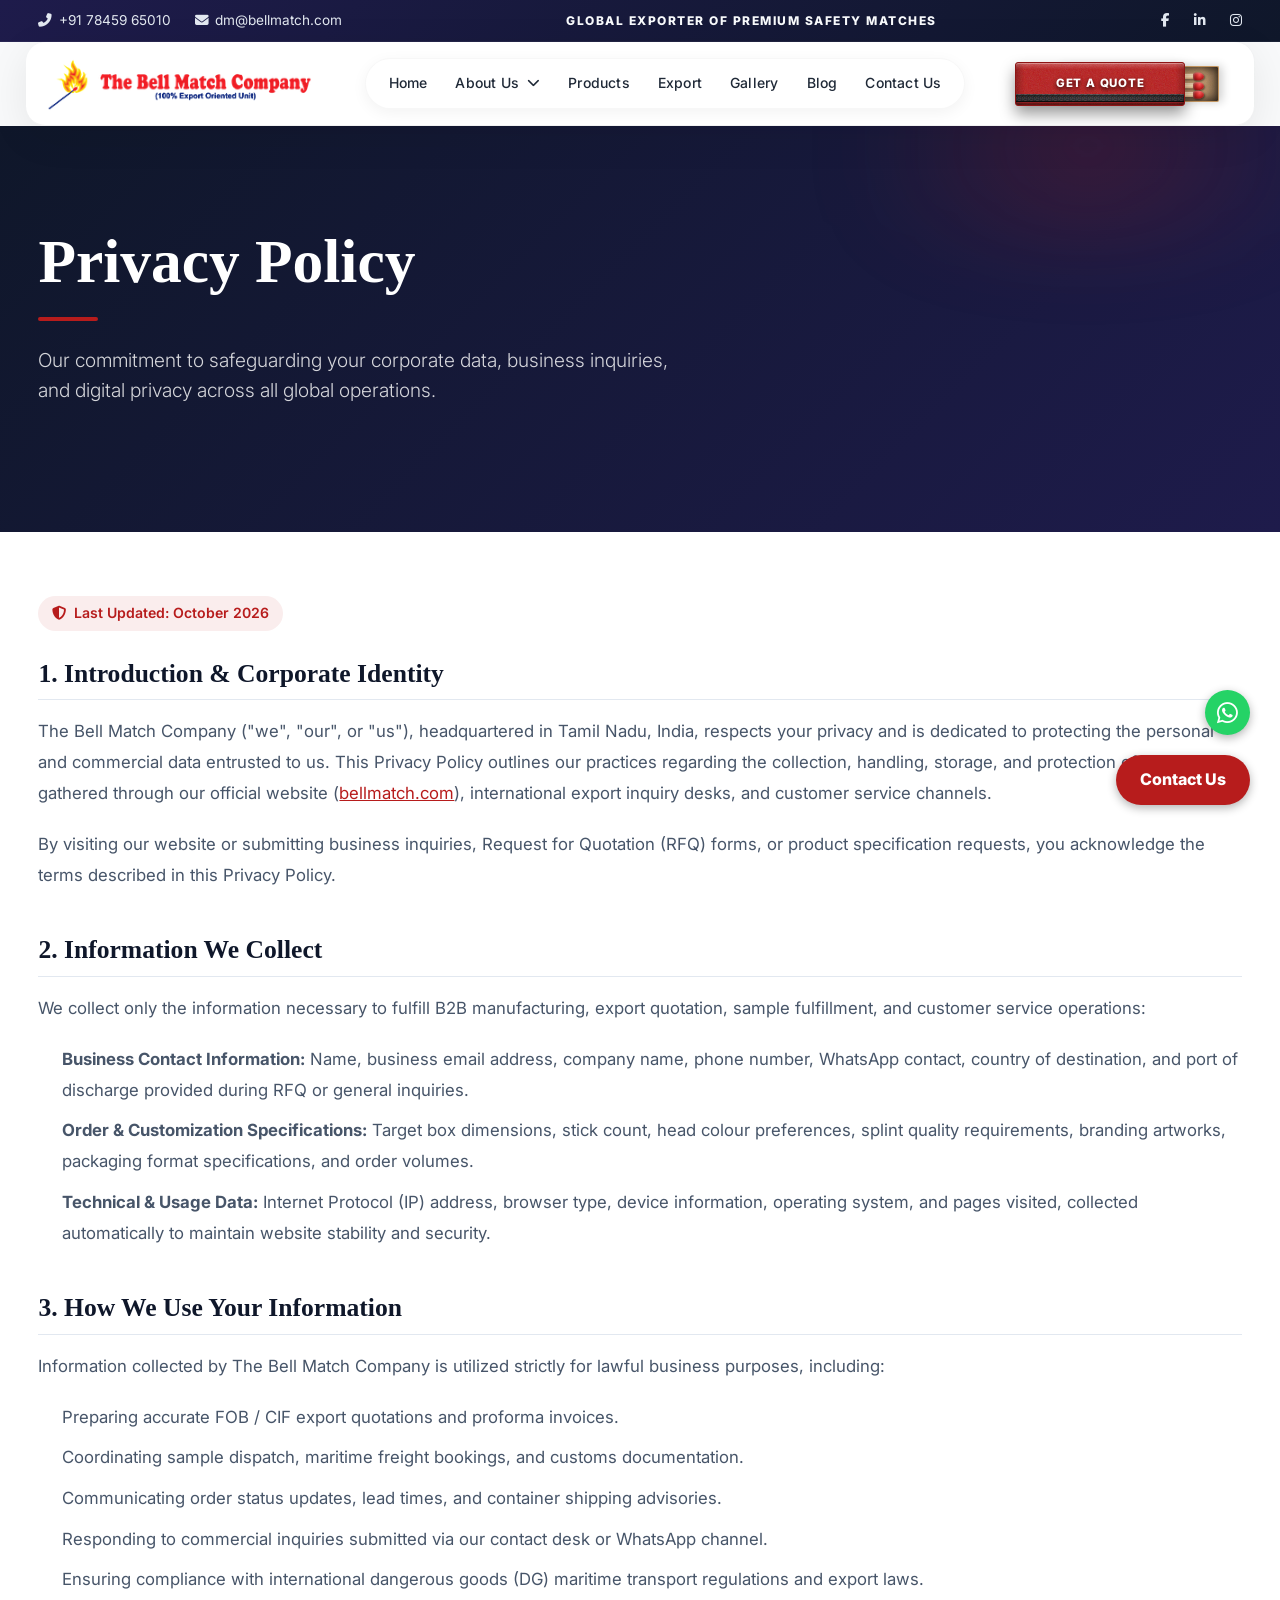
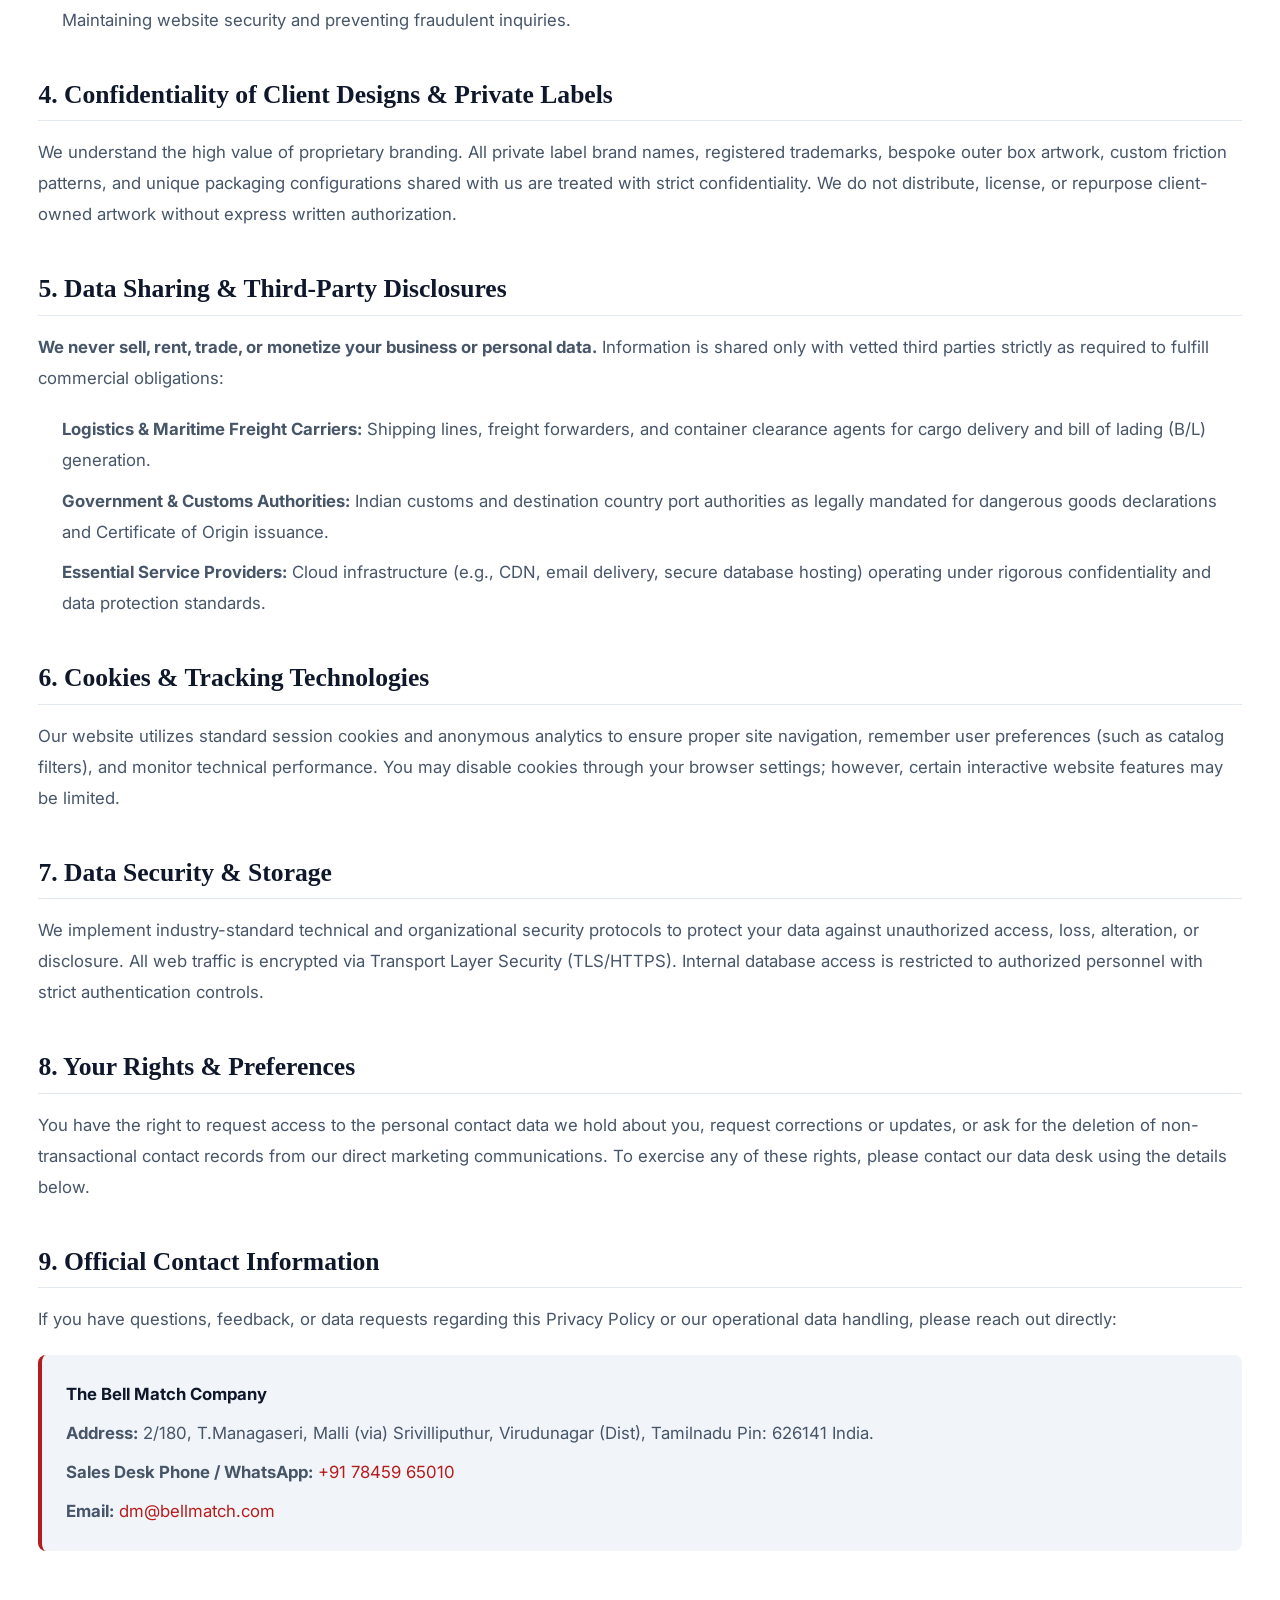
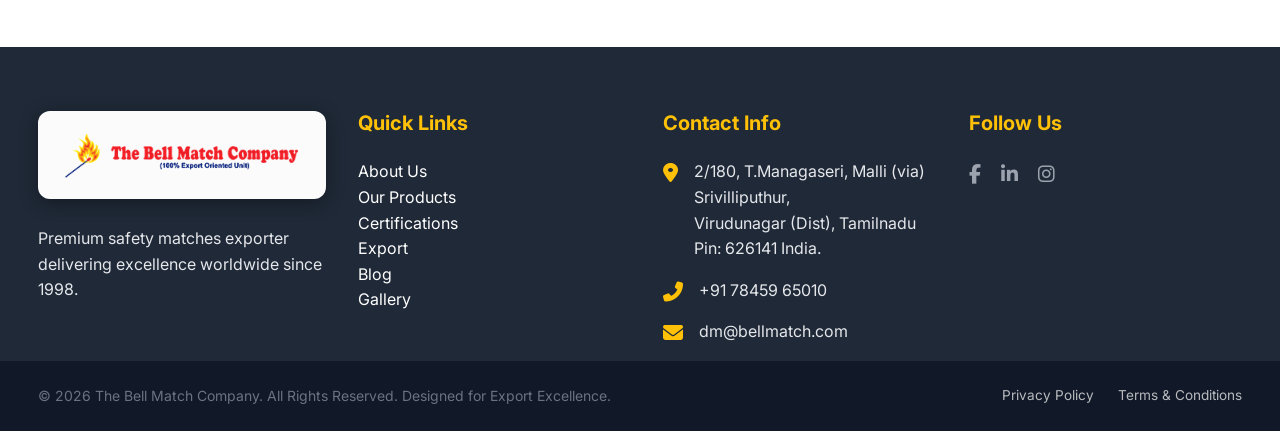
<file: privacy-policy.html>
<!DOCTYPE html>
<html lang="en">
<head>
    <meta charset="UTF-8">
    <meta name="viewport" content="width=device-width, initial-scale=1.0">
    <title>Privacy Policy | The Bell Match Company</title>

    <!-- SEO Meta Tags -->
    <meta name="keywords" content="Bell Match privacy policy, data protection, customer confidentiality, safety matches exporter privacy">
    <meta name="description" content="Privacy Policy of The Bell Match Company. Learn how we collect, handle, protect, and process business inquiries, customer details, and website visitor data.">
    <meta name="robots" content="index, follow">

    <!-- Open Graph / Social Cards -->
    <meta property="og:type" content="website">
    <meta property="og:url" content="https://bellmatch.com/privacy-policy.html">
    <meta property="og:title" content="Privacy Policy | The Bell Match Company">
    <meta property="og:description" content="Transparent data protection and confidentiality standards for our global buyers, distributors, and visitors.">
    <meta property="og:image" content="https://bellmatch.com/og-preview.png">

    <!-- Twitter Card -->
    <meta name="twitter:card" content="summary_large_image">
    <meta name="twitter:title" content="Privacy Policy | The Bell Match Company">
    <meta name="twitter:description" content="Transparent data protection and confidentiality standards for our global buyers, distributors, and visitors.">
    <meta name="twitter:image" content="https://bellmatch.com/og-preview.png">

    <link rel="stylesheet" href="https://cdnjs.cloudflare.com/ajax/libs/font-awesome/6.5.1/css/all.min.css">
    <link href="https://unpkg.com/aos@2.3.1/dist/aos.css" rel="stylesheet">
    <link rel="stylesheet" href="index.css?v=102">
    <link rel="icon" type="image/x-icon" href="favicon.ico">
    <link rel="icon" type="image/png" sizes="192x192" href="favicon-full.png">
    <link rel="apple-touch-icon" sizes="180x180" href="favicon-full.png">

    <style>
        .legal-content-wrap {
            width: 100%;
            max-width: 100%;
            margin: 0;
            background: transparent;
            padding: 0;
            border-radius: 0;
            box-shadow: none;
            border: none;
        }
        .legal-content-wrap h2 {
            font-size: 1.6rem;
            color: #0f172a;
            margin-top: 2.75rem;
            margin-bottom: 1rem;
            padding-bottom: 0.6rem;
            border-bottom: 1px solid #e2e8f0;
            font-family: 'Playfair Display', serif;
            font-weight: 700;
        }
        .legal-content-wrap h2:first-of-type {
            margin-top: 0;
        }
        .legal-content-wrap h3 {
            font-size: 1.2rem;
            color: #1e293b;
            margin-top: 1.5rem;
            margin-bottom: 0.5rem;
            font-weight: 600;
        }
        .legal-content-wrap p {
            font-size: 1.05rem;
            line-height: 1.85;
            color: #475569;
            margin-bottom: 1.25rem;
            font-family: 'Inter', sans-serif;
        }
        .legal-content-wrap ul {
            margin-bottom: 1.5rem;
            padding-left: 1.5rem;
            color: #475569;
        }
        .legal-content-wrap li {
            font-size: 1.05rem;
            line-height: 1.85;
            margin-bottom: 0.6rem;
            font-family: 'Inter', sans-serif;
        }
        .legal-meta-badge {
            display: inline-flex;
            align-items: center;
            gap: 8px;
            background: rgba(183, 28, 28, 0.08);
            color: #b71c1c;
            padding: 6px 14px;
            border-radius: 20px;
            font-size: 0.88rem;
            font-weight: 600;
            margin-bottom: 1.75rem;
        }
        @media (max-width: 768px) {
            .legal-content-wrap {
                padding: 0;
            }
        }
    </style>
</head>
<body>
    <!-- Cinematic Preloader -->
    <div id="preloader">
        <div class="preloader-content">
            <div class="preloader-sparks" id="preloaderSparks"></div>
            <div class="preloader-slider">
                <div class="slider-track"></div>
                <div class="slider-matchstick" id="sliderMatchstick">
                    <div class="slider-head"></div>
                    <div class="slider-flame" id="sliderFlame"></div>
                </div>
            </div>
            <div class="preloader-brand">
                <span class="text-white">BELL</span> <span class="text-red">MATCH CO.</span>
            </div>
            <div class="preloader-text">LOADING IGNIS...</div>
            <div class="preloader-progress-wrapper">
                <div class="preloader-progress-glow" id="progressGlow"></div>
            </div>
            <div class="preloader-percent" id="preloaderPercent">0%</div>
        </div>
    </div>

    <!-- Floating Quick Actions -->
    <div class="floating-actions">
        <a href="https://wa.me/917845965010" aria-label="Chat with us on WhatsApp" class="floating-btn" style="background-color: #25d366; color: white; width: 45px; height: 45px; border-radius: 50%; display: flex; align-items: center; justify-content: center; font-size: 24px; box-shadow: 0 4px 15px rgba(37, 211, 102, 0.4); text-decoration: none; align-self: flex-end; margin-bottom: 5px; transition: transform 0.3s ease;" onmouseover="this.style.transform='scale(1.1)'" onmouseout="this.style.transform='scale(1)'"><i class="fab fa-whatsapp"></i></a>
        <a href="contact.html" class="floating-btn quote-pill">Contact Us</a>
        <button class="floating-btn back-to-top" id="backToTop" aria-label="Back to top"><i class="fas fa-chevron-up"></i></button>
    </div>

    <div id="topbar-component"></div>
    <div id="header-component"></div>

    <main id="main-content">
        <!-- Hero Header -->
        <section style="position: relative; padding: 100px 0 110px; background: linear-gradient(135deg, #0f172a 0%, #1e1b4b 100%); overflow: hidden; margin-top: 0;">
            <div style="position: absolute; top: -20%; right: -10%; width: 50%; height: 50%; background: radial-gradient(circle, rgba(183,28,28,0.2) 0%, rgba(0,0,0,0) 70%); border-radius: 50%; filter: blur(40px);"></div>
            
            <div class="container" style="position: relative; z-index: 2;">
                <div style="max-width: 800px;">
                    <h1 style="font-size: clamp(2.4rem, 4.8vw, 4rem); font-weight: 800; color: white; line-height: 1.15; margin-bottom: 1.25rem; font-family: 'Playfair Display', serif;">
                        Privacy Policy
                    </h1>
                    <div style="width: 60px; height: 4px; background: #b71c1c; margin-bottom: 1.5rem; border-radius: 2px;"></div>
                    <p style="font-size: 1.2rem; color: rgba(255,255,255,0.82); line-height: 1.6; max-width: 650px; font-weight: 300;">
                        Our commitment to safeguarding your corporate data, business inquiries, and digital privacy across all global operations.
                    </p>
                </div>
            </div>
        </section>

        <!-- Legal Content Section -->
        <section class="section" style="padding: 4rem 0 6rem; background-color: #ffffff;">
            <div class="container">
                <div class="legal-content-wrap">
                    <div class="legal-meta-badge">
                        <i class="fas fa-shield-alt"></i> Last Updated: October 2026
                    </div>

                    <h2>1. Introduction &amp; Corporate Identity</h2>
                    <p>
                        The Bell Match Company ("we", "our", or "us"), headquartered in Tamil Nadu, India, respects your privacy and is dedicated to protecting the personal and commercial data entrusted to us. This Privacy Policy outlines our practices regarding the collection, handling, storage, and protection of information gathered through our official website (<a href="https://bellmatch.com" style="color: var(--primary-red); text-decoration: underline;">bellmatch.com</a>), international export inquiry desks, and customer service channels.
                    </p>
                    <p>
                        By visiting our website or submitting business inquiries, Request for Quotation (RFQ) forms, or product specification requests, you acknowledge the terms described in this Privacy Policy.
                    </p>

                    <h2>2. Information We Collect</h2>
                    <p>We collect only the information necessary to fulfill B2B manufacturing, export quotation, sample fulfillment, and customer service operations:</p>
                    <ul>
                        <li><strong>Business Contact Information:</strong> Name, business email address, company name, phone number, WhatsApp contact, country of destination, and port of discharge provided during RFQ or general inquiries.</li>
                        <li><strong>Order &amp; Customization Specifications:</strong> Target box dimensions, stick count, head colour preferences, splint quality requirements, branding artworks, packaging format specifications, and order volumes.</li>
                        <li><strong>Technical &amp; Usage Data:</strong> Internet Protocol (IP) address, browser type, device information, operating system, and pages visited, collected automatically to maintain website stability and security.</li>
                    </ul>

                    <h2>3. How We Use Your Information</h2>
                    <p>Information collected by The Bell Match Company is utilized strictly for lawful business purposes, including:</p>
                    <ul>
                        <li>Preparing accurate FOB / CIF export quotations and proforma invoices.</li>
                        <li>Coordinating sample dispatch, maritime freight bookings, and customs documentation.</li>
                        <li>Communicating order status updates, lead times, and container shipping advisories.</li>
                        <li>Responding to commercial inquiries submitted via our contact desk or WhatsApp channel.</li>
                        <li>Ensuring compliance with international dangerous goods (DG) maritime transport regulations and export laws.</li>
                        <li>Maintaining website security and preventing fraudulent inquiries.</li>
                    </ul>

                    <h2>4. Confidentiality of Client Designs &amp; Private Labels</h2>
                    <p>
                        We understand the high value of proprietary branding. All private label brand names, registered trademarks, bespoke outer box artwork, custom friction patterns, and unique packaging configurations shared with us are treated with strict confidentiality. We do not distribute, license, or repurpose client-owned artwork without express written authorization.
                    </p>

                    <h2>5. Data Sharing &amp; Third-Party Disclosures</h2>
                    <p>
                        <strong>We never sell, rent, trade, or monetize your business or personal data.</strong> Information is shared only with vetted third parties strictly as required to fulfill commercial obligations:
                    </p>
                    <ul>
                        <li><strong>Logistics &amp; Maritime Freight Carriers:</strong> Shipping lines, freight forwarders, and container clearance agents for cargo delivery and bill of lading (B/L) generation.</li>
                        <li><strong>Government &amp; Customs Authorities:</strong> Indian customs and destination country port authorities as legally mandated for dangerous goods declarations and Certificate of Origin issuance.</li>
                        <li><strong>Essential Service Providers:</strong> Cloud infrastructure (e.g., CDN, email delivery, secure database hosting) operating under rigorous confidentiality and data protection standards.</li>
                    </ul>

                    <h2>6. Cookies &amp; Tracking Technologies</h2>
                    <p>
                        Our website utilizes standard session cookies and anonymous analytics to ensure proper site navigation, remember user preferences (such as catalog filters), and monitor technical performance. You may disable cookies through your browser settings; however, certain interactive website features may be limited.
                    </p>

                    <h2>7. Data Security &amp; Storage</h2>
                    <p>
                        We implement industry-standard technical and organizational security protocols to protect your data against unauthorized access, loss, alteration, or disclosure. All web traffic is encrypted via Transport Layer Security (TLS/HTTPS). Internal database access is restricted to authorized personnel with strict authentication controls.
                    </p>

                    <h2>8. Your Rights &amp; Preferences</h2>
                    <p>
                        You have the right to request access to the personal contact data we hold about you, request corrections or updates, or ask for the deletion of non-transactional contact records from our direct marketing communications. To exercise any of these rights, please contact our data desk using the details below.
                    </p>

                    <h2>9. Official Contact Information</h2>
                    <p>
                        If you have questions, feedback, or data requests regarding this Privacy Policy or our operational data handling, please reach out directly:
                    </p>
                    <div style="background: #f1f5f9; padding: 1.5rem; border-radius: 8px; margin-top: 1rem; border-left: 4px solid var(--primary-red);">
                        <p style="margin: 0 0 0.5rem; font-weight: 700; color: #0f172a;">The Bell Match Company</p>
                        <p style="margin: 0 0 0.5rem; color: #475569;"><strong>Address:</strong> 2/180, T.Managaseri, Malli (via) Srivilliputhur, Virudunagar (Dist),  Tamilnadu Pin: 626141 India.</p>
                        <p style="margin: 0 0 0.5rem; color: #475569;"><strong>Sales Desk Phone / WhatsApp:</strong> <a href="tel:+917845965010" style="color: var(--primary-red); text-decoration: none;">+91 78459 65010</a></p>
                        <p style="margin: 0; color: #475569;"><strong>Email:</strong> <a href="mailto:dm@bellmatch.com" style="color: var(--primary-red); text-decoration: none;">dm@bellmatch.com</a></p>
                    </div>
                </div>
            </div>
        </section>
    </main>

    <div id="footer-component"></div>

    <!-- Scripts -->
    <script src="https://unpkg.com/aos@2.3.1/dist/aos.js"></script>
    <script src="main.js?v=5"></script>
</body>
</html>
</file>
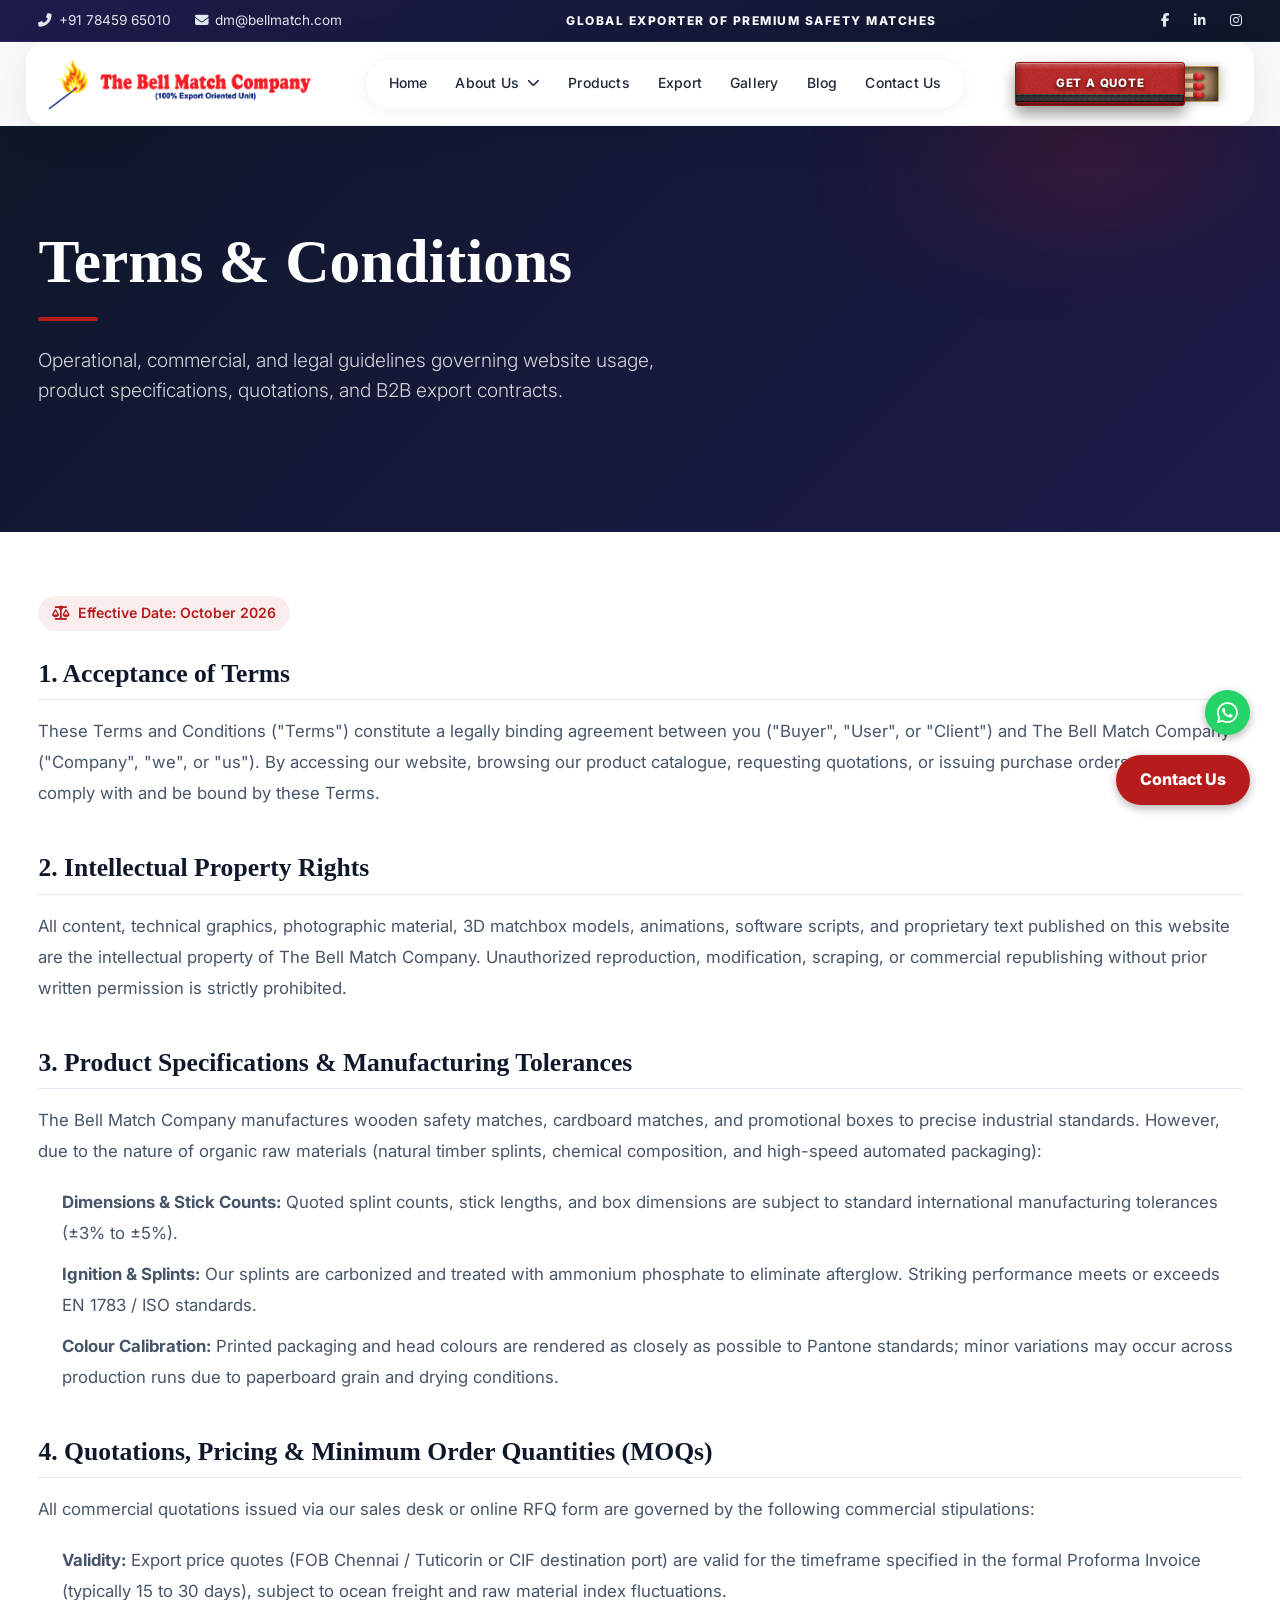
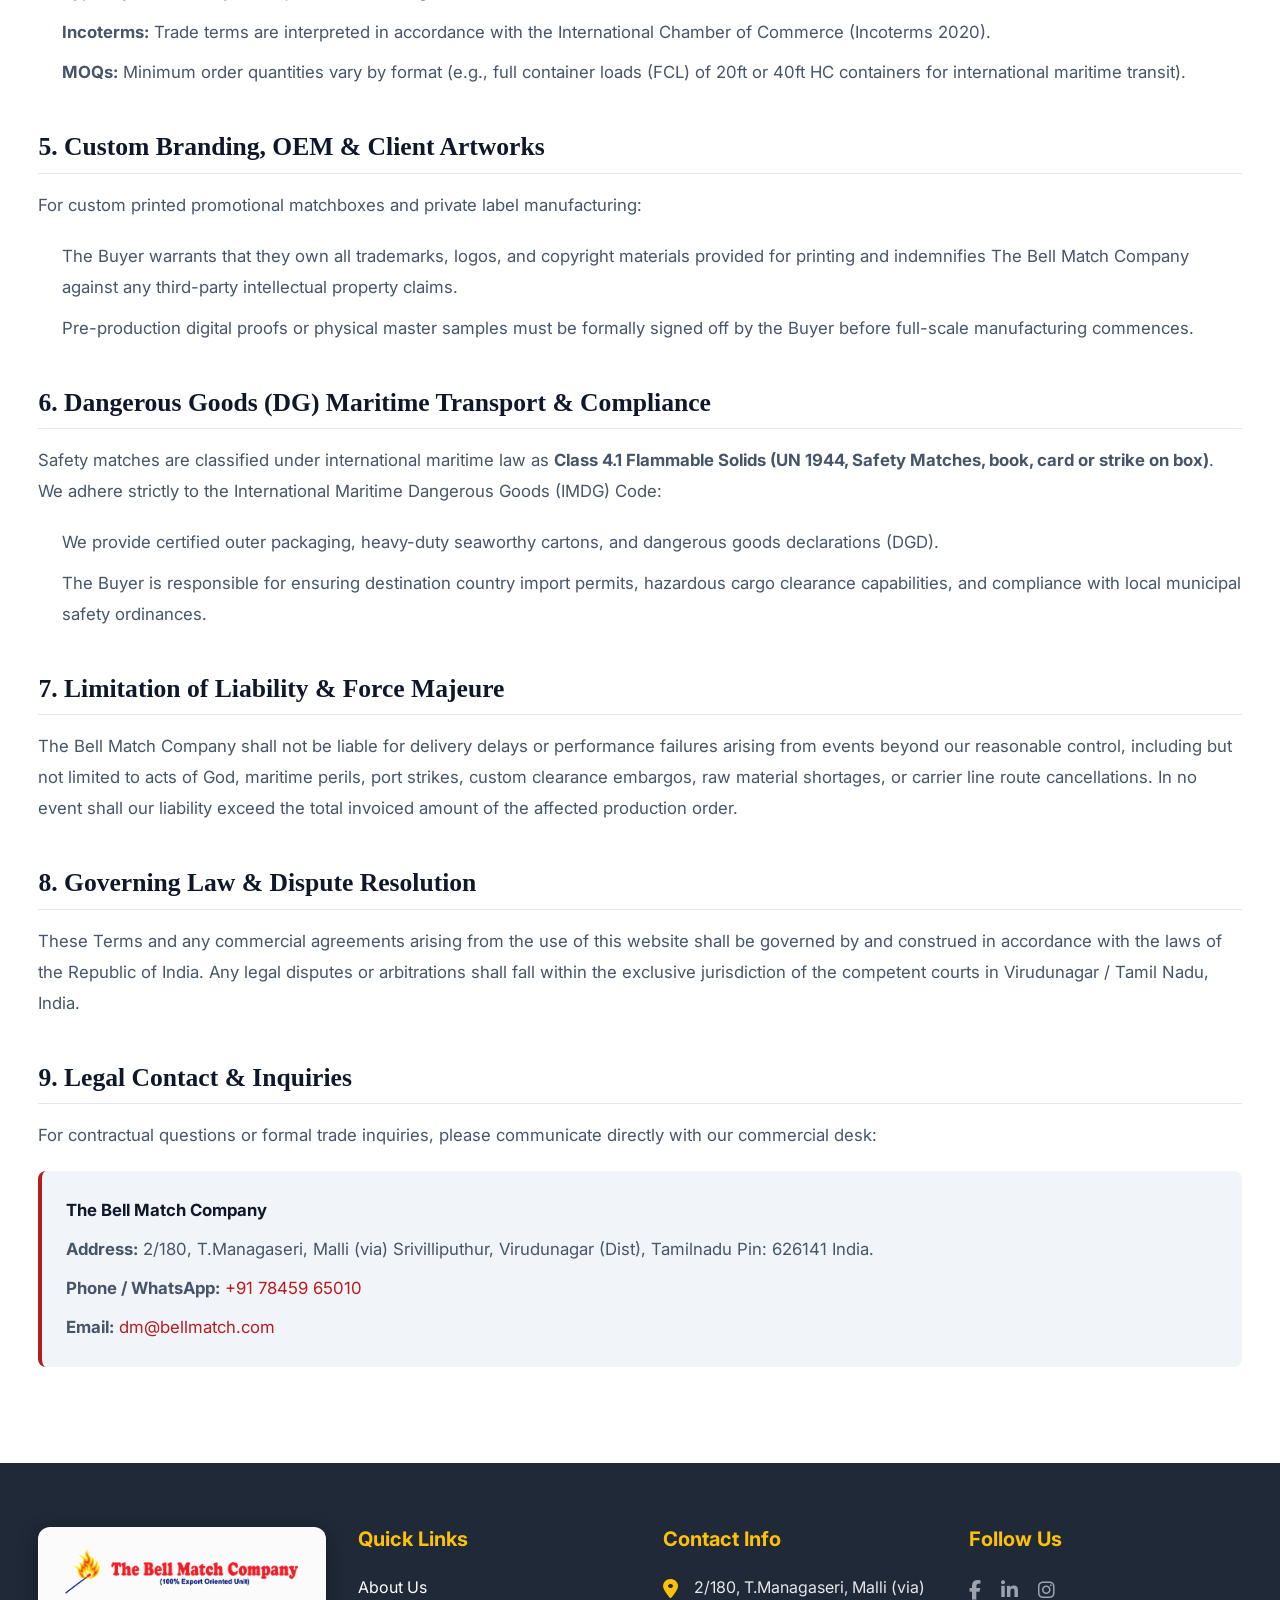
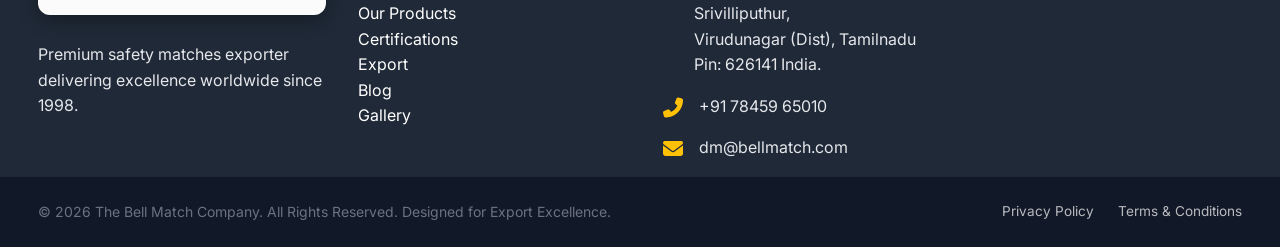
<file: terms-and-conditions.html>
<!DOCTYPE html>
<html lang="en">
<head>
    <meta charset="UTF-8">
    <meta name="viewport" content="width=device-width, initial-scale=1.0">
    <title>Terms &amp; Conditions | The Bell Match Company</title>

    <!-- SEO Meta Tags -->
    <meta name="keywords" content="Bell Match terms and conditions, safety matches export terms, matchbox manufacturing contract, FOB CIF quotation terms">
    <meta name="description" content="Terms and conditions governing the use of The Bell Match Company website, quotation requests, product specifications, and B2B export contracts.">
    <meta name="robots" content="index, follow">

    <!-- Open Graph / Social Cards -->
    <meta property="og:type" content="website">
    <meta property="og:url" content="https://bellmatch.com/terms-and-conditions.html">
    <meta property="og:title" content="Terms &amp; Conditions | The Bell Match Company">
    <meta property="og:description" content="Clear legal guidelines governing website usage, international quotations, custom branding, and wholesale transactions.">
    <meta property="og:image" content="https://bellmatch.com/og-preview.png">

    <!-- Twitter Card -->
    <meta name="twitter:card" content="summary_large_image">
    <meta name="twitter:title" content="Terms &amp; Conditions | The Bell Match Company">
    <meta name="twitter:description" content="Clear legal guidelines governing website usage, international quotations, custom branding, and wholesale transactions.">
    <meta name="twitter:image" content="https://bellmatch.com/og-preview.png">

    <link rel="stylesheet" href="https://cdnjs.cloudflare.com/ajax/libs/font-awesome/6.5.1/css/all.min.css">
    <link href="https://unpkg.com/aos@2.3.1/dist/aos.css" rel="stylesheet">
    <link rel="stylesheet" href="index.css?v=102">
    <link rel="icon" type="image/x-icon" href="favicon.ico">
    <link rel="icon" type="image/png" sizes="192x192" href="favicon-full.png">
    <link rel="apple-touch-icon" sizes="180x180" href="favicon-full.png">

    <style>
        .legal-content-wrap {
            width: 100%;
            max-width: 100%;
            margin: 0;
            background: transparent;
            padding: 0;
            border-radius: 0;
            box-shadow: none;
            border: none;
        }
        .legal-content-wrap h2 {
            font-size: 1.6rem;
            color: #0f172a;
            margin-top: 2.75rem;
            margin-bottom: 1rem;
            padding-bottom: 0.6rem;
            border-bottom: 1px solid #e2e8f0;
            font-family: 'Playfair Display', serif;
            font-weight: 700;
        }
        .legal-content-wrap h2:first-of-type {
            margin-top: 0;
        }
        .legal-content-wrap h3 {
            font-size: 1.2rem;
            color: #1e293b;
            margin-top: 1.5rem;
            margin-bottom: 0.5rem;
            font-weight: 600;
        }
        .legal-content-wrap p {
            font-size: 1.05rem;
            line-height: 1.85;
            color: #475569;
            margin-bottom: 1.25rem;
            font-family: 'Inter', sans-serif;
        }
        .legal-content-wrap ul {
            margin-bottom: 1.5rem;
            padding-left: 1.5rem;
            color: #475569;
        }
        .legal-content-wrap li {
            font-size: 1.05rem;
            line-height: 1.85;
            margin-bottom: 0.6rem;
            font-family: 'Inter', sans-serif;
        }
        .legal-meta-badge {
            display: inline-flex;
            align-items: center;
            gap: 8px;
            background: rgba(183, 28, 28, 0.08);
            color: #b71c1c;
            padding: 6px 14px;
            border-radius: 20px;
            font-size: 0.88rem;
            font-weight: 600;
            margin-bottom: 1.75rem;
        }
        @media (max-width: 768px) {
            .legal-content-wrap {
                padding: 0;
            }
        }
    </style>
</head>
<body>
    <!-- Cinematic Preloader -->
    <div id="preloader">
        <div class="preloader-content">
            <div class="preloader-sparks" id="preloaderSparks"></div>
            <div class="preloader-slider">
                <div class="slider-track"></div>
                <div class="slider-matchstick" id="sliderMatchstick">
                    <div class="slider-head"></div>
                    <div class="slider-flame" id="sliderFlame"></div>
                </div>
            </div>
            <div class="preloader-brand">
                <span class="text-white">BELL</span> <span class="text-red">MATCH CO.</span>
            </div>
            <div class="preloader-text">LOADING IGNIS...</div>
            <div class="preloader-progress-wrapper">
                <div class="preloader-progress-glow" id="progressGlow"></div>
            </div>
            <div class="preloader-percent" id="preloaderPercent">0%</div>
        </div>
    </div>

    <!-- Floating Quick Actions -->
    <div class="floating-actions">
        <a href="https://wa.me/917845965010" aria-label="Chat with us on WhatsApp" class="floating-btn" style="background-color: #25d366; color: white; width: 45px; height: 45px; border-radius: 50%; display: flex; align-items: center; justify-content: center; font-size: 24px; box-shadow: 0 4px 15px rgba(37, 211, 102, 0.4); text-decoration: none; align-self: flex-end; margin-bottom: 5px; transition: transform 0.3s ease;" onmouseover="this.style.transform='scale(1.1)'" onmouseout="this.style.transform='scale(1)'"><i class="fab fa-whatsapp"></i></a>
        <a href="contact.html" class="floating-btn quote-pill">Contact Us</a>
        <button class="floating-btn back-to-top" id="backToTop" aria-label="Back to top"><i class="fas fa-chevron-up"></i></button>
    </div>

    <div id="topbar-component"></div>
    <div id="header-component"></div>

    <main id="main-content">
        <!-- Hero Header -->
        <section style="position: relative; padding: 100px 0 110px; background: linear-gradient(135deg, #0f172a 0%, #1e1b4b 100%); overflow: hidden; margin-top: 0;">
            <div style="position: absolute; top: -20%; right: -10%; width: 50%; height: 50%; background: radial-gradient(circle, rgba(183,28,28,0.2) 0%, rgba(0,0,0,0) 70%); border-radius: 50%; filter: blur(40px);"></div>
            
            <div class="container" style="position: relative; z-index: 2;">
                <div style="max-width: 800px;">
                    <h1 style="font-size: clamp(2.4rem, 4.8vw, 4rem); font-weight: 800; color: white; line-height: 1.15; margin-bottom: 1.25rem; font-family: 'Playfair Display', serif;">
                        Terms &amp; Conditions
                    </h1>
                    <div style="width: 60px; height: 4px; background: #b71c1c; margin-bottom: 1.5rem; border-radius: 2px;"></div>
                    <p style="font-size: 1.2rem; color: rgba(255,255,255,0.82); line-height: 1.6; max-width: 650px; font-weight: 300;">
                        Operational, commercial, and legal guidelines governing website usage, product specifications, quotations, and B2B export contracts.
                    </p>
                </div>
            </div>
        </section>

        <!-- Legal Content Section -->
        <section class="section" style="padding: 4rem 0 6rem; background-color: #ffffff;">
            <div class="container">
                <div class="legal-content-wrap">
                    <div class="legal-meta-badge">
                        <i class="fas fa-balance-scale"></i> Effective Date: October 2026
                    </div>

                    <h2>1. Acceptance of Terms</h2>
                    <p>
                        These Terms and Conditions ("Terms") constitute a legally binding agreement between you ("Buyer", "User", or "Client") and The Bell Match Company ("Company", "we", or "us"). By accessing our website, browsing our product catalogue, requesting quotations, or issuing purchase orders, you agree to comply with and be bound by these Terms.
                    </p>

                    <h2>2. Intellectual Property Rights</h2>
                    <p>
                        All content, technical graphics, photographic material, 3D matchbox models, animations, software scripts, and proprietary text published on this website are the intellectual property of The Bell Match Company. Unauthorized reproduction, modification, scraping, or commercial republishing without prior written permission is strictly prohibited.
                    </p>

                    <h2>3. Product Specifications &amp; Manufacturing Tolerances</h2>
                    <p>
                        The Bell Match Company manufactures wooden safety matches, cardboard matches, and promotional boxes to precise industrial standards. However, due to the nature of organic raw materials (natural timber splints, chemical composition, and high-speed automated packaging):
                    </p>
                    <ul>
                        <li><strong>Dimensions &amp; Stick Counts:</strong> Quoted splint counts, stick lengths, and box dimensions are subject to standard international manufacturing tolerances (&plusmn;3% to &plusmn;5%).</li>
                        <li><strong>Ignition &amp; Splints:</strong> Our splints are carbonized and treated with ammonium phosphate to eliminate afterglow. Striking performance meets or exceeds EN 1783 / ISO standards.</li>
                        <li><strong>Colour Calibration:</strong> Printed packaging and head colours are rendered as closely as possible to Pantone standards; minor variations may occur across production runs due to paperboard grain and drying conditions.</li>
                    </ul>

                    <h2>4. Quotations, Pricing &amp; Minimum Order Quantities (MOQs)</h2>
                    <p>
                        All commercial quotations issued via our sales desk or online RFQ form are governed by the following commercial stipulations:
                    </p>
                    <ul>
                        <li><strong>Validity:</strong> Export price quotes (FOB Chennai / Tuticorin or CIF destination port) are valid for the timeframe specified in the formal Proforma Invoice (typically 15 to 30 days), subject to ocean freight and raw material index fluctuations.</li>
                        <li><strong>Incoterms:</strong> Trade terms are interpreted in accordance with the International Chamber of Commerce (Incoterms 2020).</li>
                        <li><strong>MOQs:</strong> Minimum order quantities vary by format (e.g., full container loads (FCL) of 20ft or 40ft HC containers for international maritime transit).</li>
                    </ul>

                    <h2>5. Custom Branding, OEM &amp; Client Artworks</h2>
                    <p>
                        For custom printed promotional matchboxes and private label manufacturing:
                    </p>
                    <ul>
                        <li>The Buyer warrants that they own all trademarks, logos, and copyright materials provided for printing and indemnifies The Bell Match Company against any third-party intellectual property claims.</li>
                        <li>Pre-production digital proofs or physical master samples must be formally signed off by the Buyer before full-scale manufacturing commences.</li>
                    </ul>

                    <h2>6. Dangerous Goods (DG) Maritime Transport &amp; Compliance</h2>
                    <p>
                        Safety matches are classified under international maritime law as <strong>Class 4.1 Flammable Solids (UN 1944, Safety Matches, book, card or strike on box)</strong>. We adhere strictly to the International Maritime Dangerous Goods (IMDG) Code:
                    </p>
                    <ul>
                        <li>We provide certified outer packaging, heavy-duty seaworthy cartons, and dangerous goods declarations (DGD).</li>
                        <li>The Buyer is responsible for ensuring destination country import permits, hazardous cargo clearance capabilities, and compliance with local municipal safety ordinances.</li>
                    </ul>

                    <h2>7. Limitation of Liability &amp; Force Majeure</h2>
                    <p>
                        The Bell Match Company shall not be liable for delivery delays or performance failures arising from events beyond our reasonable control, including but not limited to acts of God, maritime perils, port strikes, custom clearance embargos, raw material shortages, or carrier line route cancellations. In no event shall our liability exceed the total invoiced amount of the affected production order.
                    </p>

                    <h2>8. Governing Law &amp; Dispute Resolution</h2>
                    <p>
                        These Terms and any commercial agreements arising from the use of this website shall be governed by and construed in accordance with the laws of the Republic of India. Any legal disputes or arbitrations shall fall within the exclusive jurisdiction of the competent courts in Virudunagar / Tamil Nadu, India.
                    </p>

                    <h2>9. Legal Contact &amp; Inquiries</h2>
                    <p>
                        For contractual questions or formal trade inquiries, please communicate directly with our commercial desk:
                    </p>
                    <div style="background: #f1f5f9; padding: 1.5rem; border-radius: 8px; margin-top: 1rem; border-left: 4px solid var(--primary-red);">
                        <p style="margin: 0 0 0.5rem; font-weight: 700; color: #0f172a;">The Bell Match Company</p>
                        <p style="margin: 0 0 0.5rem; color: #475569;"><strong>Address:</strong> 2/180, T.Managaseri, Malli (via) Srivilliputhur, Virudunagar (Dist),  Tamilnadu Pin: 626141 India.</p>
                        <p style="margin: 0 0 0.5rem; color: #475569;"><strong>Phone / WhatsApp:</strong> <a href="tel:+917845965010" style="color: var(--primary-red); text-decoration: none;">+91 78459 65010</a></p>
                        <p style="margin: 0; color: #475569;"><strong>Email:</strong> <a href="mailto:dm@bellmatch.com" style="color: var(--primary-red); text-decoration: none;">dm@bellmatch.com</a></p>
                    </div>
                </div>
            </div>
        </section>
    </main>

    <div id="footer-component"></div>

    <!-- Scripts -->
    <script src="https://unpkg.com/aos@2.3.1/dist/aos.js"></script>
    <script src="main.js?v=5"></script>
</body>
</html>
</file>
<file: index.css>
/* CSS Variables & Fonts */
@import url('https://fonts.googleapis.com/css2?family=Inter:wght@300;400;500;600;700&family=Poppins:wght@400;500;600;700&display=swap');

:root {
  --primary-red: #B71C1C;
  --dark-red: #8E1515;
  --gold-accent: #FFC107;
  --white: #FFFFFF;
  --light-bg: #F8F9FA;
  --dark-text: #1F2937;
  --text-muted: #6B7280;
  --border-color: #E5E7EB;
  --shadow-sm: 0 2px 4px rgba(0,0,0,0.05);
  --shadow-md: 0 4px 6px -1px rgba(0,0,0,0.1), 0 2px 4px -1px rgba(0,0,0,0.06);
  --shadow-lg: 0 10px 15px -3px rgba(0,0,0,0.1), 0 4px 6px -2px rgba(0,0,0,0.05);
  --transition: all 0.3s ease-in-out;
  --radius-md: 8px;
  --radius-lg: 12px;
}

/* Global Reset */
html, body {
  margin: 0 !important;
  padding: 0 !important;
  width: 100% !important;
  max-width: 100% !important;
  overflow-x: clip !important;
}

* {
  margin: 0;
  padding: 0;
  box-sizing: border-box;
}

body {
  font-family: 'Inter', sans-serif;
  color: var(--dark-text);
  background-color: var(--light-bg);
  line-height: 1.6;
}

a {
  text-decoration: none;
  color: inherit;
  transition: var(--transition);
}

ul {
  list-style: none;
}

/* Typography */
h1, h2, h3, h4, h5, h6 {
  font-weight: 700;
  line-height: 1.2;
  margin-bottom: 1rem;
}

h1 { font-size: 2.5rem; }
h2 { font-size: 2rem; }
h3 { font-size: 1.5rem; }
p { margin-bottom: 1rem; color: var(--text-muted); }

/* Buttons */
.btn {
  display: inline-flex;
  align-items: center;
  justify-content: center;
  padding: 0.75rem 1.5rem;
  font-weight: 800;
  border-radius: var(--radius-md);
  cursor: pointer;
  transition: var(--transition);
  border: none;
  outline: none;
  gap: 0.5rem;
}

.btn-primary {
  background-color: var(--primary-red);
  color: var(--white);
  box-shadow: var(--shadow-md);
}

.btn-primary:hover {
  background-color: var(--dark-red);
  transform: translateY(-2px);
  box-shadow: var(--shadow-lg);
}

.btn-outline {
  background-color: transparent;
  color: var(--primary-red);
  border: 2px solid var(--primary-red);
}

.btn-outline:hover {
  background-color: var(--primary-red);
  color: var(--white);
}

.btn-gold {
  background-color: var(--gold-accent);
  color: var(--dark-text);
  box-shadow: var(--shadow-md);
}

.btn-gold:hover {
  background-color: #E0A800;
  transform: translateY(-2px);
}

.container {
  width: 100%;
  max-width: 100%;
  margin: 0;
  padding: 0 3%;
}

.section {
  padding: 5rem 0;
}

.section-title {
  text-align: center;
  margin-bottom: 3rem;
}

.section-title h2 {
  color: var(--primary-red);
  position: relative;
  display: inline-block;
  padding-bottom: 0.5rem;
}

.section-title h2::after {
  content: '';
  position: absolute;
  left: 50%;
  bottom: 0;
  transform: translateX(-50%);
  width: 60px;
  height: 3px;
  background-color: var(--gold-accent);
  border-radius: 2px;
}

/* Grid System */
.grid {
  display: grid;
  gap: 2rem;
}

.grid-cols-2 { grid-template-columns: repeat(2, 1fr); }
.grid-cols-3 { grid-template-columns: repeat(3, 1fr); }
.grid-cols-4 { grid-template-columns: repeat(4, 1fr); }

/* Premium Header & Navigation - Sleek Design */
.premium-topbar {
  background: linear-gradient(135deg, #1e1b4b 0%, #0f172a 100%);
  color: #e2e8f0;
  font-size: 0.85rem;
  padding: 0.6rem 0;
  border-bottom: 1px solid rgba(255, 255, 255, 0.05);
}
.topbar-inner {
  display: flex;
  justify-content: space-between;
  align-items: center;
}
.topbar-left, .topbar-right {
  display: flex;
  gap: 1.5rem;
  align-items: center;
}
.topbar-left a, .topbar-right a {
  color: #e2e8f0;
  transition: all 0.3s ease;
  display: flex;
  align-items: center;
  gap: 0.4rem;
}
.topbar-left a:hover, .topbar-right a:hover {
  color: var(--gold-accent);
  transform: translateY(-1px);
}
.tagline {
  font-weight: 800;
  letter-spacing: 1.5px;
  text-transform: uppercase;
  font-size: 0.75rem;
  color: #F8FAFC;
}

/* =============================================
   NEW PREMIUM LUXURY HEADER
   ============================================= */
#header-component {
  position: sticky;
  top: 0;
  z-index: 1000;
  transition: transform 0.3s cubic-bezier(0.16, 1, 0.3, 1);
  will-change: transform;
}

#header-component.header-hidden,
.premium-header.header-hidden {
  transform: translateY(-115%) !important;
}

.premium-header {
  position: relative;
  width: 96%;
  max-width: 1600px;
  margin: 0 auto;
  z-index: 1000;
  background-color: rgba(255, 255, 255, 0.95);
  backdrop-filter: blur(20px);
  -webkit-backdrop-filter: blur(20px);
  border-radius: 20px;
  box-shadow: 0 10px 40px rgba(0, 0, 0, 0.08);
  transition: all 0.4s cubic-bezier(0.4, 0, 0.2, 1);
  border-bottom: 1px solid rgba(0, 0, 0, 0.05);
  font-family: 'Inter', sans-serif;
  animation: fadeInDown 0.8s ease-out forwards;
}
.premium-header.scrolled {
  width: 98%;
  background-color: rgba(255, 255, 255, 0.98);
  box-shadow: 0 15px 50px rgba(0, 0, 0, 0.12);
}

@keyframes fadeInDown {
  from { opacity: 0; transform: translateY(-20px); }
  to { opacity: 1; transform: translateY(0); }
}

.header-inner {
  display: flex;
  justify-content: space-between;
  align-items: center;
  padding: 0.4rem 1.5rem;
  gap: 1.5rem;
  transition: all 0.3s ease;
}

/* Left Section */
.header-left {
  flex: 1;
  display: flex !important;
  align-items: center !important;
  justify-content: flex-start !important;
  height: 100% !important;
}
.brand-logo {
  display: flex !important;
  align-items: center !important;
  margin: 0 !important;
  padding: 0 !important;
  line-height: 0 !important;
}
.brand-logo img {
  height: 40px !important;
  width: auto !important;
  display: block !important;
  margin: 0 !important;
  padding: 0 !important;
  transition: all 0.3s ease;
}
.brand-logo:hover img {
  transform: scale(1.02);
}

/* Center Section */
.header-center {
  flex: 2;
  display: flex;
  justify-content: center;
}
.nav-container {
  display: flex;
  align-items: center;
  background-color: #FFFFFF;
  padding: 6px 12px;
  border-radius: 999px;
  box-shadow: 0 4px 15px rgba(0, 0, 0, 0.05);
  border: 1px solid rgba(0, 0, 0, 0.03);
}
.premium-nav {
  display: flex;
  align-items: center;
  gap: 0.2rem;
}
.premium-nav .nav-link, .nav-dropdown .nav-link {
  font-family: 'Inter', sans-serif;
  font-weight: 500;
  color: #1F2937;
  font-size: 16px;
  letter-spacing: 0.2px;
  padding: 12px 20px;
  border-radius: 999px;
  transition: all 0.3s ease;
  text-decoration: none;
  cursor: pointer;
  white-space: nowrap;
}
.premium-nav .nav-link:hover, .nav-dropdown .nav-link:hover {
  background-color: #F8F9FA;
  color: var(--primary-red);
  transform: scale(1.02);
}
.premium-nav .nav-link.active, .nav-dropdown .nav-link.active {
  background-color: #FDECEC;
  color: var(--primary-red);
}

/* Right Section */
.header-right {
  flex: 1;
  display: flex;
  justify-content: flex-end;
  align-items: center;
}
.btn-quote-premium {
  background-color: var(--primary-red);
  color: #FFFFFF;
  font-family: 'Poppins', sans-serif;
  font-weight: 800;
  font-size: 14px;
  padding: 8px 18px;
  border-radius: 8px;
  display: inline-flex;
  align-items: center;
  gap: 8px;
  text-decoration: none;
  transition: all 0.3s ease;
  box-shadow: 0 4px 15px rgba(183, 28, 28, 0.3);
}
.btn-quote-premium i {
  transition: transform 0.3s ease;
}
.btn-quote-premium:hover {
  background-color: #9A1717;
  color: #FFFFFF;
  transform: translateY(-2px);
  box-shadow: 0 8px 20px rgba(183, 28, 28, 0.4);
}
.btn-quote-premium:hover i {
  transform: translateX(4px);
}

/* Mobile Adjustments */
@media (max-width: 992px) {
  .header-left { flex: 1; }
  .header-center, .header-right { display: none; }
  .premium-header { top: 0; width: 100%; border-radius: 0; }
  .header-inner { padding: 1rem; }
  .header-tagline { display: none; }
}

/* Dropdown Navigation */
.nav-dropdown {
  position: relative;
  display: inline-block;
}
.nav-dropdown .nav-link {
  cursor: pointer;
  background: none;
  border: none;
  font-family: inherit;
  font-size: 1rem;
  padding: 12px 20px;
  display: flex;
  align-items: center;
  gap: 0.5rem;
}
.dropdown-menu {
  position: absolute;
  top: 100%;
  left: 0;
  background-color: var(--white);
  min-width: 200px;
  box-shadow: var(--shadow-lg);
  border-radius: var(--radius-md);
  padding: 0.5rem 0;
  margin-top: 1rem;
  opacity: 0;
  visibility: hidden;
  transform: translateY(10px);
  transition: all 0.3s cubic-bezier(0.165, 0.84, 0.44, 1);
  z-index: 1050;
}
.nav-dropdown.active .dropdown-menu {
  opacity: 1;
  visibility: visible;
  transform: translateY(0);
}
.dropdown-item {
  display: block;
  padding: 0.75rem 1.5rem;
  color: var(--dark-text);
  font-weight: 500;
  transition: background-color 0.2s ease, color 0.2s ease;
}
.dropdown-item:hover, .dropdown-item.active {
  background-color: var(--light-bg);
  color: var(--primary-red);
}

/* Mobile Dropdown styling additions */
.mobile-dropdown {
  width: 100%;
  display: flex;
  flex-direction: column;
  align-items: center;
}
.mobile-dropdown .mobile-link {
  cursor: pointer;
  background: none;
  border: none;
  font-family: inherit;
  display: flex;
  align-items: center;
  gap: 0.5rem;
}
.mobile-dropdown-menu {
  display: none;
  flex-direction: column;
  align-items: center;
  gap: 1rem;
  padding-top: 1rem;
}
.mobile-dropdown.active .mobile-dropdown-menu {
  display: flex;
}
.mobile-dropdown-item {
  font-size: 1.25rem;
  font-weight: 500;
  color: var(--text-muted);
}
.mobile-dropdown-item:hover, .mobile-dropdown-item.active {
  color: var(--primary-red);
}

.header-actions {
  display: flex;
  gap: 1rem;
  align-items: center;
}

/* Mobile Menu Toggle */
.mobile-menu-toggle {
  display: none;
  flex-direction: column;
  gap: 6px;
  background: none;
  border: none;
  cursor: pointer;
  z-index: 1100;
}
.mobile-menu-toggle .bar {
  width: 25px;
  height: 3px;
  background-color: var(--primary-red);
  transition: 0.3s;
  border-radius: 2px;
}
.mobile-menu-toggle.active .bar:nth-child(1) { transform: translateY(9px) rotate(45deg); }
.mobile-menu-toggle.active .bar:nth-child(2) { opacity: 0; }
.mobile-menu-toggle.active .bar:nth-child(3) { transform: translateY(-9px) rotate(-45deg); }

/* Mobile Nav Overlay - Slide Down from Top with Dark Luxury Background */
.mobile-nav-overlay {
  position: fixed;
  top: 0;
  left: 0;
  width: 100%;
  height: 100vh;
  background: 
    linear-gradient(180deg, rgba(8, 9, 14, 0.90) 0%, rgba(14, 17, 26, 0.85) 50%, rgba(8, 9, 14, 0.92) 100%),
    url('uploads/hero_matchsticks_bg_mobile.jpg') center center / cover no-repeat !important;
  backdrop-filter: blur(20px);
  -webkit-backdrop-filter: blur(20px);
  z-index: 10500;
  transform: translateY(-100%);
  opacity: 0;
  visibility: hidden;
  transition: transform 0.42s cubic-bezier(0.16, 1, 0.3, 1), opacity 0.3s ease, visibility 0.3s ease;
  display: flex;
  align-items: center;
  justify-content: center;
  overflow-y: auto;
  box-sizing: border-box;
}

.mobile-nav-overlay.active {
  transform: translateY(0);
  opacity: 1;
  visibility: visible;
}

.mobile-nav-content {
  display: flex;
  flex-direction: column;
  align-items: center;
  gap: 1.5rem;
  width: 100%;
  padding: 3rem 1.5rem 2rem 1.5rem;
  box-sizing: border-box;
}

.mobile-link {
  font-family: 'Outfit', 'Inter', sans-serif;
  font-size: 1.55rem;
  font-weight: 800;
  color: #f8fafc !important;
  text-decoration: none;
  letter-spacing: 0.5px;
  transition: all 0.25s ease;
  display: inline-flex;
  align-items: center;
  gap: 0.5rem;
}

.mobile-link:hover,
.mobile-link.active {
  color: #ff4747 !important;
  transform: scale(1.06);
}

.mobile-dropdown-item {
  font-family: 'Inter', sans-serif;
  font-size: 1.15rem;
  font-weight: 600;
  color: #cbd5e1 !important;
  text-decoration: none;
  transition: color 0.2s ease;
}

.mobile-dropdown-item:hover,
.mobile-dropdown-item.active {
  color: #c49a6c !important;
}

/* Premium Hero Section */
.premium-hero {
  position: relative;
  min-height: auto;
  padding: 2.5rem 0 1.5rem 0;
  display: flex;
  align-items: center;
  justify-content: center;
  overflow: hidden;
  background-color: #08090c;
}
.hero-bg {
  position: absolute;
  top: 0;
  left: 0;
  width: 100%;
  height: 100%;
  background-size: cover;
  background-position: center;
  animation: kenBurns 20s infinite alternate ease-in-out;
  z-index: 1;
}
@keyframes kenBurns {
  0% { transform: scale(1); }
  100% { transform: scale(1.1); }
}
.hero-overlay {
  position: absolute;
  top: 0;
  left: 0;
  width: 100%;
  height: 100%;
  background: radial-gradient(circle at 68% 45%, rgba(8, 9, 12, 0.45) 0%, rgba(8, 9, 12, 0.9) 75%),
              linear-gradient(to right, rgba(8, 9, 12, 0.96) 0%, rgba(8, 9, 12, 0.75) 48%, rgba(8, 9, 12, 0.85) 100%);
  z-index: 2;
}
.particles {
  display: none !important;
}
.hero-container {
  z-index: 4;
  display: grid;
  grid-template-columns: 1fr 1fr;
  align-items: center;
  gap: 2.5rem;
  width: 100%;
  max-width: 100%;
  padding-left: 4%;
  padding-right: 4%;
  padding-top: 1rem;
  padding-bottom: 1rem;
  box-sizing: border-box;
}
@media (max-width: 991px) {
  .premium-hero {
    min-height: auto !important;
    padding: 1.5rem 0 0.5rem 0 !important;
    overflow-x: hidden !important;
    width: 100% !important;
    max-width: 100vw !important;
  }
  .hero-container {
    display: flex !important;
    flex-direction: column !important;
    align-items: flex-start !important;
    text-align: left !important;
    gap: 1rem !important;
    padding: 0.5rem 1.25rem 0.5rem 1.25rem !important;
    width: 100% !important;
    max-width: 100% !important;
    box-sizing: border-box !important;
    overflow-x: hidden !important;
  }
  .hero-content {
    max-width: 100% !important;
    width: 100% !important;
    text-align: left !important;
    margin: 0 !important;
    padding: 0 !important;
    box-sizing: border-box !important;
  }
  .hero-title {
    font-size: clamp(1.75rem, 6.2vw, 2.3rem) !important;
    line-height: 1.25 !important;
    margin-bottom: 1rem !important;
    letter-spacing: -0.5px !important;
    word-break: normal !important;
    overflow-wrap: break-word !important;
    text-align: left !important;
  }
  .hero-title .text-highlight {
    display: block !important;
    margin-top: 0.25rem !important;
    text-align: left !important;
  }
  .hero-description {
    max-width: 100% !important;
    margin: 0 0 1.5rem 0 !important;
    font-size: 0.95rem !important;
    line-height: 1.65 !important;
    text-align: left !important;
    color: rgba(255, 255, 255, 0.85) !important;
    padding: 0 !important;
    box-sizing: border-box !important;
  }
  .hero-buttons {
    display: flex !important;
    flex-direction: column !important;
    align-items: flex-start !important;
    justify-content: flex-start !important;
    gap: 0.85rem !important;
    width: 100% !important;
    margin: 0 0 1.5rem 0 !important;
  }
  .hero-bg {
    background-image: url('uploads/hero_matchsticks_bg_mobile.jpg') !important;
    background-size: cover !important;
    background-position: center center !important;
  }
  .hero-overlay {
    background: linear-gradient(180deg, rgba(8, 9, 12, 0.82) 0%, rgba(8, 9, 12, 0.55) 45%, rgba(8, 9, 12, 0.92) 100%) !important;
  }
  .hero-buttons .open-matchbox-btn {
    height: 52px !important;
    max-width: 185px !important;
    width: 185px !important;
    margin-right: 0 !important;
    margin-bottom: 0 !important;
  }
  .hero-buttons .open-matchbox-btn .omb-cover {
    font-size: 0.75rem !important;
    font-weight: 800 !important;
    letter-spacing: 0.8px !important;
    padding-right: 6px !important;
  }
  .hero-buttons .open-matchbox-btn .omb-cover span {
    font-size: inherit !important;
  }
  .hero-buttons .open-matchbox-btn .omb-cover::after {
    height: 5px !important;
    bottom: 3px !important;
  }
  .hero-buttons .open-matchbox-btn .omb-drawer {
    transform: translateY(-50%) translateX(42px) !important;
  }
  .hero-buttons .open-matchbox-btn.is-closed .omb-drawer {
    transform: translateY(-50%) translateX(5px) !important;
  }
  .hero-buttons .open-matchbox-btn .matchstick-group {
    right: 4px !important;
  }
  .hero-buttons .open-matchbox-btn .real-matchstick {
    height: 5px !important;
    width: 55px !important;
    right: 2px !important;
  }
  .hero-buttons .open-matchbox-btn .real-matchstick::after {
    width: 12px !important;
    height: 9px !important;
    top: -2px !important;
    right: -2px !important;
  }
  .hero-buttons .open-matchbox-btn .real-matchstick:nth-child(1) {
    top: 11px !important;
  }
  .hero-buttons .open-matchbox-btn .real-matchstick:nth-child(2) {
    top: 20px !important;
  }
  .hero-buttons .open-matchbox-btn .real-matchstick:nth-child(3) {
    top: 29px !important;
  }
  .hero-visual {
    width: 100% !important;
    max-width: 100% !important;
    display: flex !important;
    justify-content: center !important;
    align-items: center !important;
    height: 280px !important;
    margin: 0.5rem auto 0 auto !important;
    overflow: visible !important;
  }
  .code-match-scene {
    width: 520px !important;
    max-width: 520px !important;
    height: 440px !important;
    transform: scale(0.68) !important;
    transform-origin: center center !important;
    margin: 0 auto !important;
    flex-shrink: 0 !important;
  }
}
@media (max-width: 480px) {
  .hero-buttons .open-matchbox-btn {
    height: 50px !important;
    max-width: 175px !important;
    width: 175px !important;
  }
  .hero-buttons .open-matchbox-btn .omb-cover {
    font-size: 0.72rem !important;
  }
  .hero-buttons .open-matchbox-btn .omb-drawer {
    transform: translateY(-50%) translateX(38px) !important;
  }
  .hero-title {
    font-size: clamp(1.55rem, 6.8vw, 1.95rem) !important;
  }
  .hero-visual {
    height: 310px !important;
    margin: 1rem auto 1rem auto !important;
  }
  .code-match-scene {
    transform: scale(0.62) !important;
    height: 440px !important;
  }
}
.hero-content {
  max-width: 680px;
  color: var(--white);
  animation: fadeUp 1s cubic-bezier(0.165, 0.84, 0.44, 1) forwards;
}
@keyframes fadeUp {
  from { opacity: 0; transform: translateY(30px); }
  to { opacity: 1; transform: translateY(0); }
}

.hero-label-wrapper {
  margin-bottom: 1.5rem;
}
.hero-label {
  display: inline-block;
  padding: 0.5rem 1.5rem;
  background: rgba(255,255,255,0.1);
  border: 1px solid rgba(255,255,255,0.2);
  border-radius: 30px;
  font-size: 0.75rem;
  font-weight: 800;
  text-transform: uppercase;
  letter-spacing: 2px;
  color: var(--white);
  backdrop-filter: blur(5px);
}
.hero-title {
  font-size: 4rem;
  font-weight: 800;
  line-height: 1.1;
  margin-bottom: 1.5rem;
  letter-spacing: -1px;
}
.text-highlight {
  color: var(--primary-red);
  text-shadow: 0 2px 4px rgba(0,0,0,0.5);
}
.hero-description {
  font-size: 1.25rem;
  color: #E5E7EB;
  max-width: 700px;
  margin-bottom: 1.5rem;
  line-height: 1.8;
}
.hero-buttons {
  display: flex;
  gap: 1.5rem;
  margin-bottom: 0.5rem;
}
.btn-lg {
  padding: 1rem 2.5rem;
  font-size: 1.1rem;
  border-radius: var(--radius-lg);
}
.btn-outline-white {
  background: transparent;
  color: var(--white);
  border: 2px solid var(--white);
  transition: all 0.3s ease;
  display: inline-flex;
  align-items: center;
  justify-content: center;
  padding: 1rem 2.5rem;
  font-size: 1.1rem;
  font-weight: 800;
  border-radius: var(--radius-lg);
  cursor: pointer;
}
.btn-outline-white:hover {
  background: var(--white);
  color: var(--dark-text);
  transform: translateY(-2px);
  box-shadow: 0 10px 20px rgba(0,0,0,0.2);
}
/* Open Matchbox Button Animation */


/* Glassmorphism Stats */
.hero-stats {
  display: grid;
  grid-template-columns: repeat(4, 1fr);
  gap: 1.5rem;
  margin-top: auto;
  padding-bottom: 2rem;
  animation: fadeUp 1.2s cubic-bezier(0.165, 0.84, 0.44, 1) forwards;
  animation-delay: 0.3s;
  opacity: 0;
}
.stat-card.glass {
  background: rgba(255, 255, 255, 0.1);
  backdrop-filter: blur(12px);
  -webkit-backdrop-filter: blur(12px);
  border: 1px solid rgba(255, 255, 255, 0.2);
  border-radius: var(--radius-lg);
  padding: 1.5rem;
  text-align: center;
  color: var(--white);
  transition: transform 0.3s ease, background 0.3s ease;
}
.stat-card.glass:hover {
  transform: translateY(-5px);
  background: rgba(255, 255, 255, 0.15);
  border-color: rgba(255, 255, 255, 0.4);
}
.stat-icon {
  font-size: 2rem;
  color: var(--gold-accent);
  margin-bottom: 0.5rem;
}
.stat-number {
  font-size: 2.5rem;
  font-weight: 800;
  margin-bottom: 0.25rem;
}
.stat-text {
  font-size: 0.95rem;
  color: rgba(255, 255, 255, 0.8);
  font-weight: 500;
  text-transform: uppercase;
  letter-spacing: 1px;
}

/* Scroll Indicator */
.scroll-indicator {
  position: absolute;
  bottom: 30px;
  left: 50%;
  transform: translateX(-50%);
  display: flex;
  flex-direction: column;
  align-items: center;
  gap: 10px;
  z-index: 5;
  color: var(--white);
  opacity: 0.8;
  animation: float 2s infinite ease-in-out;
}
@keyframes float {
  0%, 100% { transform: translate(-50%, 0); }
  50% { transform: translate(-50%, 10px); }
}
.mouse {
  width: 26px;
  height: 42px;
  border: 2px solid var(--white);
  border-radius: 15px;
  position: relative;
}
.wheel {
  width: 4px;
  height: 8px;
  background: var(--white);
  border-radius: 2px;
  position: absolute;
  top: 6px;
  left: 50%;
  transform: translateX(-50%);
  animation: scrollWheel 2s infinite;
}
@keyframes scrollWheel {
  0% { top: 6px; opacity: 1; }
  100% { top: 20px; opacity: 0; }
}

/* Floating Actions */
.floating-actions {
  position: fixed;
  bottom: 30px;
  right: 30px;
  display: flex;
  flex-direction: column;
  gap: 15px;
  z-index: 999;
  align-items: flex-end;
}
.floating-btn {
  display: flex;
  align-items: center;
  justify-content: center;
  width: 50px;
  height: 50px;
  border-radius: 50%;
  background: var(--white);
  color: var(--dark-text);
  box-shadow: var(--shadow-lg);
  font-size: 1.5rem;
  transition: all 0.3s cubic-bezier(0.165, 0.84, 0.44, 1);
  border: none;
  cursor: pointer;
  text-decoration: none;
}
.floating-btn:hover {
  transform: scale(1.1) translateY(-5px);
}
.whatsapp {
  background: #25D366;
  color: var(--white);
}
.back-to-top {
  background: var(--dark-text);
  color: var(--white);
  opacity: 0;
  visibility: hidden;
  transform: translateY(20px);
}
.back-to-top.visible {
  opacity: 1;
  visibility: visible;
  transform: translateY(0);
}
.quote-pill {
  width: auto;
  border-radius: 30px;
  padding: 0 1.5rem;
  font-size: 1rem;
  font-weight: 800;
  background: var(--primary-red);
  color: var(--white);
}

/* Responsive Overrides */
@media (max-width: 1024px) {
  .hero-title { font-size: 3rem; }
  .hero-stats { grid-template-columns: repeat(2, 1fr); }
}
@media (max-width: 768px) {
  .premium-nav, .header-actions, .topbar-center { display: none; }
  .mobile-menu-toggle { display: flex; }
  .hero-buttons { flex-direction: column; gap: 1rem; }
  .hero-stats { grid-template-columns: 1fr; }
  .floating-actions { bottom: 15px; right: 15px; }
  .premium-header { padding: 0.5rem 0; }
}

/* Features/Why Choose Us */
.feature-card {
  background: var(--white);
  padding: 2rem;
  border-radius: var(--radius-lg);
  box-shadow: var(--shadow-md);
  text-align: center;
  transition: var(--transition);
  border-bottom: 4px solid transparent;
}

.feature-card:hover {
  transform: translateY(-10px);
  box-shadow: var(--shadow-lg);
  border-bottom-color: var(--primary-red);
}

.feature-icon {
  font-size: 3rem;
  color: var(--primary-red);
  margin-bottom: 1.5rem;
}

/* Product Cards */
.product-card {
  background: var(--white);
  border-radius: var(--radius-lg);
  overflow: hidden;
  box-shadow: var(--shadow-md);
  transition: var(--transition);
  display: flex;
  flex-direction: column;
}

.product-card:hover {
  transform: translateY(-5px);
  box-shadow: var(--shadow-lg);
}

.product-image {
  width: 100%;
  height: 250px;
  object-fit: cover;
  border-bottom: 1px solid var(--border-color);
}

.product-content {
  padding: 1.5rem;
  flex-grow: 1;
  display: flex;
  flex-direction: column;
}

.product-content h3 {
  margin-bottom: 0.5rem;
  color: var(--dark-text);
}

.product-content p {
  flex-grow: 1;
  font-size: 0.75rem;
}

.product-action {
  margin-top: 1rem;
}

/* Footer */
.footer {
  background-color: var(--dark-text);
  color: var(--white);
  padding: 4rem 0 0 0;
}

.footer-top {
  display: grid;
  gap: 3rem;
  margin-bottom: 3rem;
}

.footer-contact li i {
  color: var(--gold-accent);
  margin-top: 4px;
}

.social-links {
  display: flex;
  gap: 1.25rem;
  align-items: center;
}

.social-links a {
  color: #9CA3AF;
  font-size: 1.2rem;
  transition: all 0.3s ease;
}

.social-links a:hover {
  color: var(--gold-accent);
  transform: translateY(-2px);
}

.footer-col h4 {
  color: var(--gold-accent);
  margin-bottom: 1.5rem;
  font-size: 1.25rem;
}

.footer-col p {
  color: #E5E7EB;
}

.footer-links {
  display: flex;
  flex-direction: column;
  gap: 0.75rem;
}

.footer-links a {
  color: #E5E7EB;
}

.footer-links a:hover {
  color: var(--gold-accent);
  padding-left: 5px;
}

.footer-contact li {
  display: flex;
  gap: 1rem;
  margin-bottom: 1rem;
  color: #E5E7EB;
}

.footer-contact i {
  color: var(--primary-red);
  font-size: 1.25rem;
}

.footer-bottom {
  background-color: #111827;
  padding: 1.5rem 0;
  text-align: center;
  color: #CBD5E1;
  font-size: 0.875rem;
}

/* Expandable Accordion Cards */
.process-accordion {
  display: flex;
  width: 100%;
  height: 500px;
  gap: 1rem;
  margin-top: 3rem;
}
.acc-panel {
  flex: 1;
  border-radius: var(--radius-lg);
  position: relative;
  overflow: hidden;
  transition: flex 0.6s cubic-bezier(0.25, 1, 0.5, 1);
  cursor: pointer;
  background-color: rgba(255,255,255,0.05);
  border: 1px solid rgba(255,255,255,0.1);
}
.acc-panel:hover {
  flex: 5;
}
.acc-bg {
  position: absolute;
  top: 0; left: 0; right: 0; bottom: 0;
  opacity: 0;
  transition: opacity 0.6s ease;
  z-index: 0;
}
.acc-panel:hover .acc-bg {
  opacity: 1;
}
.acc-content {
  position: absolute;
  bottom: 0;
  left: 0;
  width: 100%;
  padding: 2rem;
  display: flex;
  flex-direction: column;
  justify-content: flex-end;
  height: 100%;
  z-index: 1;
}
.acc-icon {
  width: 60px;
  height: 60px;
  background: var(--white);
  border-radius: 50%;
  display: flex;
  align-items: center;
  justify-content: center;
  font-size: 2rem;
  color: var(--dark-text);
  margin-bottom: 1rem;
  transition: transform 0.6s ease, margin 0.6s ease;
}
.acc-panel:hover .acc-icon {
  transform: scale(1.2);
  margin-bottom: 1.5rem;
  color: var(--primary-red);
}
.acc-text {
  opacity: 0;
  transform: translateY(20px);
  transition: opacity 0.6s ease, transform 0.6s ease;
  white-space: nowrap;
}
.acc-panel:hover .acc-text {
  opacity: 1;
  transform: translateY(0);
  white-space: normal;
}
.acc-text h3 {
  color: var(--white);
  font-size: 1.5rem;
  margin-bottom: 0.5rem;
}
.acc-text p {
  color: rgba(255,255,255,0.9);
  font-size: 1rem;
  margin-bottom: 0;
  max-width: 400px;
}

/* Floating Elements */
.whatsapp-float {
  position: fixed;
  width: 60px;
  height: 60px;
  bottom: 40px;
  right: 40px;
  background-color: #25d366;
  color: #FFF;
  border-radius: 50px;
  text-align: center;
  font-size: 30px;
  box-shadow: 2px 2px 3px #999;
  z-index: 100;
  display: flex;
  align-items: center;
  justify-content: center;
  transition: var(--transition);
}

.whatsapp-float:hover {
  transform: scale(1.1);
  color: #fff;
}

/* Animations */
@keyframes subtitleAppear {
    0% { opacity: 0; transform: translateY(10px); }
    100% { opacity: 1; transform: translateY(0); }
}

@keyframes slideUp {
  from { opacity: 0; transform: translateY(30px); }
  to { opacity: 1; transform: translateY(0); }
}

/* Responsive Design (Mobile First adjustments) */
@media (max-width: 992px) {
  .grid-cols-4 { grid-template-columns: repeat(2, 1fr); }
  .grid-cols-3 { grid-template-columns: repeat(2, 1fr); }
  .hero h1 { font-size: 2.5rem; }
  .process-accordion { height: 400px; }
  .acc-panel:hover { flex: 4; }
  .acc-text h3 { font-size: 1.25rem; }
}

@media (max-width: 768px) {
  .header-top { display: none; }
  
  .mobile-menu-btn { display: block; }
  
  .nav-menu {
    position: fixed;
    top: 70px;
    left: -100%;
    width: 100%;
    height: calc(100vh - 70px);
    background-color: var(--white);
    flex-direction: column;
    padding: 2rem;
    transition: 0.4s;
    box-shadow: var(--shadow-md);
  }
  
  .nav-menu.active {
    left: 0;
  }
  
  .process-accordion {
    flex-direction: column;
    height: auto;
  }
  .acc-panel {
    height: 100px;
    flex: none !important;
    transition: height 0.6s cubic-bezier(0.25, 1, 0.5, 1);
  }
  .acc-panel:hover, .acc-panel:active {
    height: 250px;
  }
  .acc-text {
    white-space: normal;
  }
  
  .grid-cols-3, .grid-cols-4, .grid-cols-2 { grid-template-columns: 1fr; }
  
  .footer-top { grid-template-columns: 1fr; }
  
  .hero h1 { font-size: 2rem; }
  .hero-btns { flex-direction: column; }
  .whatsapp-float { bottom: 20px; right: 20px; width: 50px; height: 50px; font-size: 24px; }
}

/* =========================================
   CINEMATIC PRELOADER
   ========================================= */
#preloader {
  position: fixed;
  top: 0;
  left: 0;
  width: 100vw;
  height: 100vh;
  background: #1a233a; /* Much brighter navy */
  z-index: 99999;
  display: flex;
  justify-content: center;
  align-items: center;
}
#preloader.fade-out {
  opacity: 0;
  visibility: hidden;
  transition: opacity 0.2s ease, visibility 0.2s ease;
}
.preloader-content {
  position: relative;
  display: flex;
  flex-direction: column;
  align-items: center;
}

/* Matchstick Slider */
.preloader-slider {
  position: relative;
  width: 160px;
  height: 40px;
  margin-bottom: 2rem;
  display: flex;
  align-items: center;
}
.slider-track {
  position: absolute;
  left: 0;
  top: 50%;
  transform: translateY(-50%);
  width: 100%;
  height: 4px;
  background: #1a2235;
  border-radius: 2px;
}
.slider-matchstick {
  position: absolute;
  left: 0;
  top: 50%;
  transform: translate(0, -50%);
  width: 80px;
  height: 6px;
  background: linear-gradient(to bottom, #d4a373, #e8c39e, #bc8f60); /* Realistic wood */
  border-radius: 3px;
  box-shadow: 0 4px 6px rgba(0,0,0,0.5);
  z-index: 2;
  will-change: transform;
}
.preloader-content.animate .slider-matchstick {
  animation: 
    preloaderStrike 0.25s ease-in forwards,
    preloaderBurnStick 0.25s ease-out 0.2s forwards;
}

@keyframes preloaderStrike {
  0% { transform: translate(0, -50%); }
  100% { transform: translate(80px, -50%); } 
}

@keyframes preloaderBurnStick {
  0%, 80% { background: linear-gradient(to bottom, #d4a373, #e8c39e, #bc8f60); }
  100% { background: linear-gradient(to left, #222 0%, #664121 20%, #bc8f60 50%, #d4a373 100%); }
}

.slider-head {
  position: absolute;
  right: -5px;
  top: -3px;
  width: 12px;
  height: 12px;
  background: radial-gradient(circle at 30% 30%, #ff4b4b, #8e1515, #3a0000); /* Realistic red head */
  border-radius: 40% 60% 60% 40%;
  box-shadow: -2px 2px 4px rgba(0,0,0,0.6);
}
.preloader-content.animate .slider-head {
  animation: preloaderBurnHead 0.25s forwards 0.2s;
}
@keyframes preloaderBurnHead {
  0%, 80% { background: radial-gradient(circle at 30% 30%, #ff4b4b, #8e1515, #3a0000); box-shadow: -2px 2px 4px rgba(0,0,0,0.6); }
  100% { background: radial-gradient(circle at 30% 30%, #333, #111, #000); box-shadow: -2px 2px 4px rgba(0,0,0,0.9); }
}

.slider-flame {
  position: absolute;
  right: -20px;
  top: -35px;
  width: 35px;
  height: 45px;
  background: radial-gradient(ellipse at bottom, #fff 10%, #f9a03f 30%, #eb5b36 60%, transparent 80%);
  border-radius: 50% 50% 20% 20%;
  filter: blur(2px);
  opacity: 0;
  transform: scale(0);
  transform-origin: bottom center;
  mix-blend-mode: screen;
}
.preloader-content.animate .slider-flame {
  /* Ignite at end of 0.7s strike, keep flickering */
  animation: preloaderIgnite 0.25s ease-out 0.2s forwards, flicker 0.1s infinite alternate 0.5s;
}
@keyframes preloaderIgnite {
  0%, 80% { opacity: 0; transform: scale(0) translateY(10px); }
  90% { opacity: 1; transform: scale(1.4) translateY(-5px); }
  100% { opacity: 1; transform: scale(1.2) translateY(0); }
}

/* Sparks */
.preloader-sparks {
  position: absolute;
  top: -50px;
  left: -50px;
  width: calc(100% + 100px);
  height: calc(100% + 100px);
  pointer-events: none;
  z-index: 0;
}
.spark {
  position: absolute;
  width: 3px;
  height: 3px;
  background: #ffaa00;
  border-radius: 50%;
  opacity: 0;
  box-shadow: 0 0 4px #ffaa00;
}

/* Branding & Text */
.preloader-brand, .preloader-text, .preloader-progress-wrapper, .preloader-percent {
  opacity: 0;
}
.preloader-content.animate .preloader-brand, 
.preloader-content.animate .preloader-text, 
.preloader-content.animate .preloader-progress-wrapper, 
.preloader-content.animate .preloader-percent {
  animation: preloaderFadeIn 0.15s ease-out 0s forwards;
}

@keyframes preloaderFadeIn {
  0% { opacity: 0; transform: translateY(10px); }
  100% { opacity: 1; transform: translateY(0); }
}

.preloader-brand {
  font-size: 2.5rem;
  font-weight: 800;
  letter-spacing: 6px;
  margin-bottom: 0.5rem;
  z-index: 2;
}
.preloader-brand .text-white { color: #ffffff; }
.preloader-brand .text-red { color: #ff3b3b; }

.preloader-text {
  font-size: 0.75rem;
  font-weight: 800;
  letter-spacing: 4px;
  color: #55607a;
  margin-bottom: 2rem;
  z-index: 2;
}

/* Progress Glow Bar */
.preloader-progress-wrapper {
  position: relative;
  width: 250px;
  height: 2px;
  background: #111827;
  margin-bottom: 1rem;
  overflow: hidden;
}
.preloader-progress-glow {
  position: absolute;
  left: 0;
  top: 0;
  height: 100%;
  width: 0%;
  background: linear-gradient(90deg, #ff3b3b, #ffaa00);
  box-shadow: 0 0 10px #ffaa00, 0 0 20px #ff3b3b;
  transition: width 0.1s linear;
}

.preloader-percent {
  font-size: 1rem;
  font-weight: 700;
  color: #ffffff;
}

/* =============================================
   CONTENT SECTIONS
   ============================================= */

/* Section Header */
.section-label {
  display: inline-block;
  background: rgba(183, 28, 28, 0.1);
  color: var(--primary-red);
  font-size: 0.8rem;
  font-weight: 700;
  letter-spacing: 2px;
  text-transform: uppercase;
  padding: 0.35rem 1rem;
  border-radius: 20px;
  margin-bottom: 1rem;
  border: 1px solid rgba(183, 28, 28, 0.2);
}

.section-title {
  font-size: 2.2rem;
  color: var(--dark-text);
  margin-bottom: 1rem;
  line-height: 1.3;
}

.section-subtitle {
  color: var(--text-muted);
  font-size: 1.05rem;
  max-width: 640px;
  margin: 0 auto;
}

.section-header {
  margin-bottom: 2rem;
}

/* Section Variants */
.section-dark {
  background: #0f172a;
}
.section-dark .section-label {
  background: rgba(255,193,7,0.15);
  color: var(--gold-accent);
  border-color: rgba(255,193,7,0.3);
}
.section-dark .section-title {
  color: var(--white);
}
.section-dark .section-subtitle {
  color: rgba(255,255,255,0.6);
}
.section-dark p {
  color: rgba(255,255,255,0.65);
}

.section-light {
  background: #f9fafb;
}

/* Gap utilities */
.gap-large { gap: 4rem; }
.gap-medium { gap: 2rem; }
.align-center { align-items: center; }
.text-center { text-align: center; }

/* ---- About Section ---- */
.about-image-wrap {
  position: relative;
}

.about-badge {
  position: absolute;
  bottom: -20px;
  right: -20px;
  background: linear-gradient(135deg, var(--primary-red), var(--dark-red));
  color: white;
  border-radius: 12px;
  padding: 1.2rem 1.5rem;
  text-align: center;
  box-shadow: 0 10px 30px rgba(183,28,28,0.4);
}

.badge-number {
  display: block;
  font-size: 2rem;
  font-weight: 800;
  line-height: 1;
}

.badge-text {
  font-size: 0.75rem;
  font-weight: 800;
  letter-spacing: 0.5px;
  opacity: 0.9;
}

.about-content .section-title {
  text-align: left;
  font-size: 1.9rem;
  margin-bottom: 1.5rem;
}

.about-stats {
  display: grid;
  grid-template-columns: repeat(2, 1fr);
  gap: 1.5rem;
  margin-top: 2rem;
}

.stat-item {
  background: #f8f9fa;
  border-radius: var(--radius-lg);
  padding: 1.2rem;
  border-left: 4px solid var(--primary-red);
}

.stat-number {
  display: block;
  font-size: 1.8rem;
  font-weight: 800;
  color: var(--primary-red);
  line-height: 1;
}

.stat-label {
  display: block;
  font-size: 0.8rem;
  color: var(--text-muted);
  margin-top: 0.3rem;
  font-weight: 800;
  text-transform: uppercase;
  letter-spacing: 0.5px;
}

/* ---- Feature Cards ---- */
.feature-card {
  background: rgba(255,255,255,0.05);
  border: 1px solid rgba(255,255,255,0.08);
  border-radius: var(--radius-lg);
  padding: 2rem;
  transition: all 0.3s ease;
}

.feature-card:hover {
  background: rgba(255,255,255,0.1);
  transform: translateY(-4px);
  border-color: rgba(255,193,7,0.3);
}

.feature-icon {
  width: 56px;
  height: 56px;
  background: linear-gradient(135deg, rgba(183,28,28,0.2), rgba(183,28,28,0.05));
  border: 1px solid rgba(183,28,28,0.3);
  border-radius: var(--radius-md);
  display: flex;
  align-items: center;
  justify-content: center;
  font-size: 1.4rem;
  color: var(--gold-accent);
  margin-bottom: 1.2rem;
}

.feature-card h3 {
  font-size: 1.1rem;
  color: var(--white);
  margin-bottom: 0.8rem;
}

/* ---- Product Cards ---- */
.product-card {
  background: var(--white);
  border-radius: var(--radius-lg);
  overflow: hidden;
  box-shadow: var(--shadow-md);
  transition: all 0.3s ease;
  display: flex;
  flex-direction: column;
}

.product-card:hover {
  transform: translateY(-6px);
  box-shadow: var(--shadow-lg);
}

.product-img-wrap {
  height: 200px;
  overflow: hidden;
}

.product-img-wrap img {
  width: 100%;
  height: 100%;
  object-fit: cover;
  transition: transform 0.4s ease;
}

.product-card:hover .product-img-wrap img {
  transform: scale(1.05);
}

.product-card-body {
  padding: 1.5rem;
  display: flex;
  flex-direction: column;
  flex-grow: 1;
}

.product-card-body h3 {
  font-size: 1.15rem;
  margin-bottom: 0.7rem;
  color: var(--dark-text);
}

.product-card-body p {
  font-size: 0.75rem;
  margin-bottom: 1rem;
}

.btn-link {
  display: inline-flex;
  align-items: center;
  gap: 0.5rem;
  color: var(--primary-red);
  font-weight: 800;
  font-size: 0.75rem;
  transition: gap 0.2s ease;
  margin-top: auto;
  align-self: flex-start;
}

.btn-link:hover {
  gap: 0.8rem;
  color: var(--dark-red);
}

/* ---- Certifications Strip ---- */
.certifications-strip {
  display: grid;
  grid-template-columns: repeat(4, 1fr);
  gap: 2rem;
}

.cert-item {
  text-align: center;
  padding: 2rem 1rem;
  border-radius: var(--radius-lg);
  background: var(--white);
  box-shadow: var(--shadow-sm);
  transition: all 0.3s ease;
  border: 1px solid var(--border-color);
}

.cert-item:hover {
  transform: translateY(-4px);
  box-shadow: var(--shadow-md);
  border-color: var(--primary-red);
}

.cert-icon {
  width: 60px;
  height: 60px;
  background: linear-gradient(135deg, var(--primary-red), var(--dark-red));
  border-radius: 50%;
  display: flex;
  align-items: center;
  justify-content: center;
  font-size: 1.4rem;
  color: white;
  margin: 0 auto 1.2rem;
}

.cert-item h4 {
  font-size: 1rem;
  color: var(--dark-text);
  margin-bottom: 0.4rem;
}

.cert-item p {
  font-size: 0.85rem;
  margin: 0;
}

.btn-outline {
  display: inline-flex;
  align-items: center;
  justify-content: center;
  padding: 0.75rem 2rem;
  border: 2px solid var(--primary-red);
  color: var(--primary-red);
  border-radius: var(--radius-md);
  font-weight: 800;
  transition: all 0.3s ease;
}

.btn-outline:hover {
  background: var(--primary-red);
  color: white;
}

/* ---- CTA Section ---- */
.section-cta {
  background: linear-gradient(135deg, #0f172a 0%, #1e1b4b 100%);
}

.cta-card {
  display: grid;
  grid-template-columns: 1.5fr 1fr;
  gap: 4rem;
  align-items: center;
  background: rgba(255,255,255,0.05);
  border: 1px solid rgba(255,255,255,0.1);
  border-radius: 20px;
  padding: 2.25rem 3.5rem;
}

.cta-content h2 {
  font-size: 2.2rem;
  color: white;
  margin-bottom: 1rem;
  line-height: 1.3;
}

.cta-content p {
  color: rgba(255,255,255,0.7);
  font-size: 1rem;
  margin-bottom: 2rem;
}

.cta-actions {
  display: flex;
  gap: 1rem;
  flex-wrap: wrap;
}

.btn-white {
  display: inline-flex;
  align-items: center;
  justify-content: center;
  padding: 0.8rem 2rem;
  background: white;
  color: var(--dark-text);
  border-radius: var(--radius-md);
  font-weight: 700;
  transition: all 0.3s ease;
}

.btn-white:hover {
  background: var(--gold-accent);
  color: var(--dark-text);
  transform: translateY(-2px);
}

.btn-outline-white {
  display: inline-flex;
  align-items: center;
  justify-content: center;
  padding: 0.8rem 2rem;
  border: 2px solid rgba(255,255,255,0.4);
  color: white;
  border-radius: var(--radius-md);
  font-weight: 800;
  transition: all 0.3s ease;
}

.btn-outline-white:hover {
  border-color: white;
  background: rgba(255,255,255,0.1);
}

.cta-details {
  display: flex;
  flex-direction: column;
  gap: 1.5rem;
}

.cta-detail-item {
  display: flex;
  align-items: center;
  gap: 1rem;
  background: rgba(255,255,255,0.07);
  border-radius: var(--radius-md);
  padding: 1rem 1.2rem;
  border: 1px solid rgba(255,255,255,0.1);
}

.cta-detail-item i {
  font-size: 1.2rem;
  color: var(--gold-accent);
  width: 24px;
  text-align: center;
  flex-shrink: 0;
}

.cta-detail-item span {
  display: block;
  font-size: 0.75rem;
  color: rgba(255,255,255,0.5);
  text-transform: uppercase;
  letter-spacing: 0.5px;
}

.cta-detail-item strong {
  display: block;
  color: white;
  font-size: 0.95rem;
}

/* =============================================
   RESPONSIVE
   ============================================= */
@media (max-width: 1024px) {
  .certifications-strip {
    grid-template-columns: repeat(2, 1fr);
  }
  .cta-card {
    grid-template-columns: 1fr;
    gap: 2.5rem;
    padding: 2.5rem;
  }
}

@media (max-width: 768px) {
  .grid-cols-2, .grid-cols-3, .grid-cols-4 {
    grid-template-columns: 1fr;
  }
  .about-badge {
    bottom: -10px;
    right: 10px;
  }
  .about-stats {
    grid-template-columns: repeat(2, 1fr);
  }
  .certifications-strip {
    grid-template-columns: repeat(2, 1fr);
  }
  .cta-actions {
    flex-direction: column;
  }
  .section-title {
    font-size: 1.7rem;
  }
}

@media (max-width: 480px) {
  .about-stats {
    grid-template-columns: 1fr;
  }
  .certifications-strip {
    grid-template-columns: 1fr;
  }
}

/* =============================================
   PREMIUM SUBPAGE HEADERS
   ============================================= */
.premium-page-header {
  position: relative;
  padding: 8rem 0 6rem;
  background-size: cover !important;
  background-position: center !important;
  background-attachment: fixed !important;
  text-align: center;
  color: var(--white);
  overflow: hidden;
  display: flex;
  align-items: center;
  justify-content: center;
  min-height: 400px;
}

/* Dark elegant overlay */
.premium-page-header::before {
  content: '';
  position: absolute;
  top: 0; left: 0; right: 0; bottom: 0;
  background: linear-gradient(135deg, rgba(15, 23, 42, 0.85) 0%, rgba(30, 27, 75, 0.9) 100%);
  z-index: 1;
}

/* Subtle particle/glow effect behind text */
.premium-page-header::after {
  content: '';
  position: absolute;
  top: 50%; left: 50%;
  transform: translate(-50%, -50%);
  width: 60%;
  height: 60%;
  background: radial-gradient(circle, rgba(183, 28, 28, 0.4) 0%, transparent 70%);
  z-index: 2;
  filter: blur(40px);
  animation: pulse-glow 4s ease-in-out infinite alternate;
}

@keyframes pulse-glow {
  0% { opacity: 0.5; transform: translate(-50%, -50%) scale(1); }
  100% { opacity: 0.8; transform: translate(-50%, -50%) scale(1.1); }
}

.premium-page-header .container {
  position: relative;
  z-index: 10;
  display: flex;
  flex-direction: column;
  align-items: center;
}

/* Glassmorphism Title Card */
.header-title-card {
  background: rgba(255, 255, 255, 0.05);
  border: 1px solid rgba(255, 255, 255, 0.1);
  backdrop-filter: blur(12px);
  -webkit-backdrop-filter: blur(12px);
  padding: 3.5rem 5rem;
  border-radius: 24px;
  box-shadow: 0 20px 40px rgba(0, 0, 0, 0.3);
  transform: translateY(20px);
  animation: slideUpFade 0.8s cubic-bezier(0.16, 1, 0.3, 1) forwards;
}

@keyframes slideUpFade {
  0% { opacity: 0; transform: translateY(30px); }
  100% { opacity: 1; transform: translateY(0); }
}

.header-title-card h1 {
  font-size: 3.5rem;
  color: var(--white);
  margin-bottom: 0.5rem;
  font-weight: 800;
  letter-spacing: -1px;
  text-shadow: 0 2px 10px rgba(0,0,0,0.5);
}

.header-title-card p {
  font-size: 1.25rem;
  color: rgba(255, 255, 255, 0.8);
  max-width: 600px;
  margin: 0 auto;
  font-weight: 400;
  letter-spacing: 0.5px;
}

@media (max-width: 768px) {
  .header-title-card {
    padding: 2.5rem 1.5rem;
  }
  .header-title-card h1 {
    font-size: 2.5rem;
  }
  .premium-page-header {
    padding: 6rem 0 4rem;
    min-height: 300px;
  }
}


.open-matchbox-btn:hover {
  transform: translateY(-2px);
}
.open-matchbox-btn:active {
  transform: translateY(2px);
}

.omb-cover {
  position: relative;
  z-index: 2;
  background: linear-gradient(145deg, #a01c1c, #801010);
  padding: 0 25px;
  height: 100%;
  display: flex;
  align-items: center;
  justify-content: center;
  border-radius: 4px;
  box-shadow: 2px 0 10px rgba(0,0,0,0.3);
  color: white;
  font-weight: bold;
  font-size: 1rem;
  transition: transform 0.3s cubic-bezier(0.175, 0.885, 0.32, 1.275);
}

.omb-drawer {
  position: absolute;
  left: 0;
  top: 50%;
  transform: translateY(-50%) translateX(0);
  height: 80%;
  width: 100%;
  background: #f4d0a4;
  border-radius: 2px;
  z-index: 1;
  transition: transform 0.4s cubic-bezier(0.175, 0.885, 0.32, 1.275);
  box-shadow: inset 0 0 10px rgba(0,0,0,0.2);
  overflow: hidden;
}

.matchstick-group {
  position: absolute;
  right: 15px;
  top: 0;
  width: 40px;
  height: 100%;
}

.real-matchstick {
  position: absolute;
  width: 40px;
  height: 4px;
  background: #f4e4c1;
  border-radius: 2px;
}
.real-matchstick::after {
  content: '';
  position: absolute;
  right: -2px;
  top: -2px;
  width: 10px;
  height: 8px;
  background: #2b2b2b;
  border-radius: 4px;
}


/* =========================================
   MATCHBOX BUTTONS
   ========================================= */
.open-matchbox-btn {
  position: relative;
  display: inline-flex;
  align-items: center;
  height: 60px;
  width: 220px;
  text-decoration: none;
  cursor: pointer;
  transition: transform 0.2s ease;
  margin-right: 80px; /* Added extra margin to prevent the open drawer from overlapping the next button */
  margin-bottom: 20px;
}
.open-matchbox-btn:hover {
  transform: translateY(-2px);
}
.open-matchbox-btn:active {
  transform: translateY(2px);
}

.omb-cover {
  position: absolute;
  top: 0;
  left: 0;
  width: 100%;
  height: 100%;
  z-index: 2;
  /* Realistic cardboard box texture with lighting */
  background: 
    linear-gradient(180deg, rgba(255,255,255,0.25) 0%, rgba(255,255,255,0) 15%, rgba(0,0,0,0) 85%, rgba(0,0,0,0.4) 100%),
    linear-gradient(90deg, rgba(0,0,0,0.2) 0%, rgba(0,0,0,0) 5%, rgba(0,0,0,0) 95%, rgba(0,0,0,0.2) 100%),
    url("data:image/svg+xml,%3Csvg viewBox='0 0 200 200' xmlns='http://www.w3.org/2000/svg'%3E%3Cfilter id='noiseFilter'%3E%3CfeTurbulence type='fractalNoise' baseFrequency='1.5' numOctaves='3' stitchTiles='stitch'/%3E%3C/filter%3E%3Crect width='100%25' height='100%25' filter='url(%23noiseFilter)' opacity='0.18'/%3E%3C/svg%3E"),
    #b71c1c;
  border: 1px solid #8e1515;
  box-shadow: 
    0 10px 20px rgba(0,0,0,0.5), 
    inset 0 2px 2px rgba(255,255,255,0.4),
    inset 0 -2px 5px rgba(0,0,0,0.3),
    inset 2px 0 2px rgba(255,255,255,0.2),
    inset -2px 0 2px rgba(0,0,0,0.2); /* Deep Bell Match Red */
  display: flex;
  align-items: center;
  justify-content: center;
  border-radius: 3px;
  box-shadow: 
    0 8px 15px rgba(0,0,0,0.4), 
    inset 0 1px 0 rgba(255,255,255,0.3),
    inset 0 -2px 0 rgba(0,0,0,0.2);
  color: #fff;
  font-family: 'Outfit', 'Inter', sans-serif;
  font-weight: 800;
  font-size: 0.75rem;
  text-transform: uppercase;
  letter-spacing: 1px;
  text-shadow: 0 2px 4px rgba(0,0,0,0.8);
  color: #ffffff;
  white-space: nowrap;
  transition: transform 0.3s cubic-bezier(0.175, 0.885, 0.32, 1.275), background-color 0.4s ease;
}

/* Default state: PERMANENTLY OPEN */
.omb-drawer {
  position: absolute;
  left: 0;
  top: 50%;
  transform: translateY(-50%) translateX(55px);
  height: 82%;
  width: 95%;
  /* Cardboard inside texture */
  background: 
    linear-gradient(90deg, rgba(0,0,0,0.4) 0%, rgba(0,0,0,0) 10%, rgba(0,0,0,0) 90%, rgba(0,0,0,0.4) 100%),
    url("data:image/svg+xml,%3Csvg viewBox='0 0 200 200' xmlns='http://www.w3.org/2000/svg'%3E%3Cfilter id='noiseFilter'%3E%3CfeTurbulence type='fractalNoise' baseFrequency='0.8' numOctaves='4' stitchTiles='stitch'/%3E%3C/filter%3E%3Crect width='100%25' height='100%25' filter='url(%23noiseFilter)' opacity='0.15'/%3E%3C/svg%3E"),
    #c49a6c;
  border-radius: 2px;
  z-index: 1;
  transition: transform 0.5s cubic-bezier(0.34, 1.56, 0.64, 1);
  box-shadow: 
    inset 4px 0 8px rgba(0,0,0,0.5), 
    inset 0 4px 8px rgba(0,0,0,0.3),
    inset 0 -4px 8px rgba(0,0,0,0.3),
    3px 0 10px rgba(0,0,0,0.2);
  border: 1px solid #c2955f;
  border-left: none;
}

/* =========================================
   CLICK ACTION (GLOBAL)
   The closing animation and color change applies to all devices
   ========================================= */
/* When closed via JS click */
.open-matchbox-btn.is-closed .omb-drawer {
  transform: translateY(-50%) translateX(5px) !important;
  transition: transform 0.1s ease-out; /* snaps closed quickly */
}
/* When closed via JS click, cover color changes */
.open-matchbox-btn.is-closed .omb-cover {
  background: 
    linear-gradient(180deg, rgba(255,255,255,0.3) 0%, rgba(255,255,255,0.1) 20%, rgba(0,0,0,0) 80%, rgba(0,0,0,0.1) 100%),
    url("data:image/svg+xml,%3Csvg viewBox='0 0 200 200' xmlns='http://www.w3.org/2000/svg'%3E%3Cfilter id='noiseFilter'%3E%3CfeTurbulence type='fractalNoise' baseFrequency='0.9' numOctaves='4' stitchTiles='stitch'/%3E%3C/filter%3E%3Crect width='100%25' height='100%25' filter='url(%23noiseFilter)' opacity='0.15'/%3E%3C/svg%3E"),
    #8e1515 !important; /* Darker red when pressed */
  box-shadow: 
    0 4px 8px rgba(0,0,0,0.3), 
    inset 0 1px 0 rgba(255,255,255,0.1),
    inset 0 -2px 0 rgba(0,0,0,0.3) !important;
  transition: background 0.1s ease, box-shadow 0.1s ease !important;
}

.matchstick-group {
  position: absolute;
  right: 8px;
  top: 0;
  width: 50px;
  height: 100%;
}

/* Realistic matchstick wood */
.real-matchstick {
  position: absolute;
  width: 65px;
  height: 6px;
  background: linear-gradient(0deg, #dcb285 0%, #f4dbb4 50%, #dcb285 100%);
  border-radius: 1px;
  right: 15px;
  box-shadow: 0 2px 3px rgba(0,0,0,0.4), inset 0 1px 0 rgba(255,255,255,0.4);
}
/* Realistic match head */
.real-matchstick::after {
  content: '';
  position: absolute;
  right: -5px;
  top: -2px;
  width: 14px;
  height: 10px;
  background: radial-gradient(circle at 60% 30%, #ff5252 0%, #b71c1c 50%, #4a0000 100%);
  border-radius: 40% 60% 60% 40%;
  box-shadow: 1px 1px 2px rgba(0,0,0,0.5), inset 1px 1px 2px rgba(255,255,255,0.3);
}


/* Striking area on the bottom of the matchbox cover */
.omb-cover::after {
  content: '';
  position: absolute;
  bottom: 3px;
  left: 0;
  width: 100%;
  height: 6px;
  background: 
    url("data:image/svg+xml,%3Csvg viewBox='0 0 200 200' xmlns='http://www.w3.org/2000/svg'%3E%3Cfilter id='noiseFilter'%3E%3CfeTurbulence type='fractalNoise' baseFrequency='2.5' numOctaves='5' stitchTiles='stitch'/%3E%3C/filter%3E%3Crect width='100%25' height='100%25' filter='url(%23noiseFilter)' opacity='0.4'/%3E%3C/svg%3E"),
    linear-gradient(90deg, #111 0%, #222 50%, #111 100%);
  border-top: 1px solid rgba(255,255,255,0.1);
  border-bottom: 1px solid rgba(0,0,0,0.8);
  box-shadow: inset 0 1px 3px rgba(0,0,0,0.6);
  z-index: 3;
}


/* =========================================
   VINTAGE MATCHBOX LABEL (WHO WE ARE)
   ========================================= */

:root {
  --strike-red: #C8393B;
  --sulfur-ochre: #E8A93E;
  --charcoal-bark: #2B211C;
  --paper-cream: #F2E8D5;
  --label-green: #3B5D42;
}

.vintage-label-wrapper {
  background: var(--paper-cream);
  padding: 1.5rem;
  /* Adds a subtle paper texture and aged shadow */
  box-shadow: 
    0 20px 50px rgba(0,0,0,0.1),
    inset 0 0 100px rgba(0,0,0,0.03);
  background-image: url("data:image/svg+xml,%3Csvg viewBox='0 0 200 200' xmlns='http://www.w3.org/2000/svg'%3E%3Cfilter id='noiseFilter'%3E%3CfeTurbulence type='fractalNoise' baseFrequency='0.8' numOctaves='3' stitchTiles='stitch'/%3E%3C/filter%3E%3Crect width='100%25' height='100%25' filter='url(%23noiseFilter)' opacity='0.04'/%3E%3C/svg%3E");
  max-width: 1100px;
  margin: 0 auto;
}

/* Double-rule border like a matchbox label edge */
.vintage-label-frame {
  border: 4px solid var(--charcoal-bark);
  padding: 6px;
}

.vintage-label-inner-frame {
  border: 1.5px solid var(--charcoal-bark);
  padding: 3rem;
  display: flex;
  flex-direction: column;
}

/* Eyebrow / Utility */
.vintage-top-row {
  display: flex;
  justify-content: space-between;
  align-items: center;
  border-bottom: 1.5px solid var(--charcoal-bark);
  padding-bottom: 1rem;
  margin-bottom: 2rem;
}
.vintage-eyebrow, .vintage-batch {
  font-family: 'Courier Prime', monospace;
  font-size: 0.9rem;
  font-weight: 700;
  color: var(--charcoal-bark);
  letter-spacing: 2px;
}

/* Poster Headline */
.vintage-headline {
  font-family: 'Rozha One', serif;
  font-size: clamp(3.5rem, 8vw, 6.5rem);
  color: var(--strike-red);
  line-height: 0.95;
  text-transform: uppercase;
  margin-bottom: 3rem;
  text-align: left;
  /* Very slight ink bleed effect */
  text-shadow: 0px 0px 1px rgba(200, 57, 59, 0.4);
}

/* Asymmetrical Grid */
.vintage-body-grid {
  display: grid;
  grid-template-columns: 1fr 1fr;
  gap: 4rem;
  align-items: center;
  margin-bottom: 3rem;
}

.vintage-heritage p {
  font-family: 'Karla', sans-serif;
  font-size: 1.25rem;
  color: var(--charcoal-bark);
  line-height: 1.7;
  font-weight: 400;
}

/* Pull-quote */
.vintage-pullquote-box {
  border-top: 1.5px dashed var(--charcoal-bark);
  border-bottom: 1.5px dashed var(--charcoal-bark);
  padding: 2.5rem 0;
  margin-bottom: 3rem;
  text-align: center;
}
.vintage-pullquote-box blockquote {
  font-family: 'Rozha One', serif;
  font-size: clamp(1.8rem, 3vw, 2.5rem);
  color: var(--charcoal-bark);
  line-height: 1.3;
  margin: 0 0 1rem 0;
}
.vintage-pullquote-box cite {
  font-family: 'Courier Prime', monospace;
  font-size: 1rem;
  font-weight: 700;
  color: var(--label-green);
  text-transform: uppercase;
  font-style: normal;
  letter-spacing: 1px;
}

/* Factory Stamps */
.vintage-stamps-row {
  display: flex;
  justify-content: space-between;
  align-items: center;
  flex-wrap: wrap;
  gap: 1.5rem;
}

.vintage-stamp {
  display: flex;
  align-items: center;
  justify-content: center;
  text-align: center;
  font-family: 'Courier Prime', monospace;
  font-weight: 700;
  font-size: 0.85rem;
  color: var(--charcoal-bark);
  border: 1.5px solid var(--charcoal-bark);
  line-height: 1.2;
}
.round-stamp {
  width: 90px;
  height: 90px;
  border-radius: 50%;
}
.diamond-stamp {
  width: 80px;
  height: 80px;
  transform: rotate(45deg);
}
.diamond-stamp span {
  transform: rotate(-45deg);
}
.shield-stamp {
  width: 90px;
  height: 90px;
  border-radius: 0 0 50px 50px;
  color: var(--strike-red);
  border-color: var(--strike-red);
}
.ticket-stamp {
  width: 120px;
  height: 60px;
  border-left: 2px dashed var(--charcoal-bark);
  border-right: 2px dashed var(--charcoal-bark);
}

/* =========================================
   "THE STRIKE" ANIMATION
   ========================================= */
.vintage-strike-container {
  display: flex;
  justify-content: center;
  align-items: center;
  height: 100%;
  min-height: 250px;
  border: 1.5px solid var(--charcoal-bark);
  position: relative;
  overflow: hidden;
  background: rgba(255,255,255,0.3);
}

.match-scene {
  position: relative;
  width: 100%;
  height: 100%;
  display: flex;
  align-items: center;
  justify-content: center;
}

/* The friction strip (matchbox side) */
.friction-strip {
  position: absolute;
  bottom: 0;
  left: 0;
  width: 100%;
  height: 25px;
  background: var(--charcoal-bark);
  background-image: url("data:image/svg+xml,%3Csvg viewBox='0 0 200 200' xmlns='http://www.w3.org/2000/svg'%3E%3Cfilter id='noiseFilter'%3E%3CfeTurbulence type='fractalNoise' baseFrequency='4' numOctaves='3' stitchTiles='stitch'/%3E%3C/filter%3E%3Crect width='100%25' height='100%25' filter='url(%23noiseFilter)' opacity='0.3'/%3E%3C/svg%3E");
  border-top: 1.5px solid var(--charcoal-bark);
}

/* The Matchstick */
.match-stick-svg {
  position: absolute;
  top: 50%;
  left: -100px;
  width: 200px;
  height: 15px;
  transform-origin: center right;
  z-index: 5;
}

.wood-splint {
  position: absolute;
  left: 0;
  top: 3px;
  width: 185px;
  height: 9px;
  background: #E6C280; /* raw wood */
  border: 1px solid var(--charcoal-bark);
  border-right: none;
}

.sulfur-head {
  position: absolute;
  right: 0;
  top: 0;
  width: 22px;
  height: 15px;
  background: var(--sulfur-ochre);
  border-radius: 40% 60% 60% 40%;
  border: 1.5px solid var(--charcoal-bark);
}

/* Flare & Flame */
.flare-effect {
  position: absolute;
  right: -30px;
  top: -30px;
  width: 80px;
  height: 80px;
  background: radial-gradient(circle, #fff 0%, var(--sulfur-ochre) 30%, transparent 70%);
  border-radius: 50%;
  opacity: 0;
  transform: scale(0);
}

.steady-flame {
  position: absolute;
  right: -5px;
  top: -35px;
  width: 20px;
  height: 40px;
  background: var(--sulfur-ochre);
  border-radius: 50% 50% 20% 20% / 60% 60% 40% 40%;
  opacity: 0;
  filter: blur(2px);
  transform-origin: bottom center;
}

/* Animation Keyframes triggered by JS or Scroll */
.match-scene.is-striking .match-stick-svg {
  animation: strikeMotion 1.5s cubic-bezier(0.25, 1, 0.5, 1) forwards;
}

.match-scene.is-striking .flare-effect {
  animation: flareBurst 0.6s cubic-bezier(0.175, 0.885, 0.32, 1.275) 0.6s forwards;
}

.match-scene.is-striking .steady-flame {
  animation: flameIgnite 0.5s ease 0.9s forwards, flameFlicker 2s ease-in-out 1.4s infinite alternate;
}

.match-scene.is-striking .sulfur-head {
  animation: burnHead 0.5s ease 0.8s forwards;
}

@keyframes strikeMotion {
  0% { transform: translate(0, -60px) rotate(-15deg); }
  30% { transform: translate(120px, 30px) rotate(5deg); } /* Hitting the strip */
  40% { transform: translate(160px, 30px) rotate(2deg); } /* Dragging */
  100% { transform: translate(180px, -20px) rotate(-10deg); } /* Resting */
}

@keyframes flareBurst {
  0% { transform: scale(0); opacity: 0; }
  50% { transform: scale(1.5); opacity: 1; }
  100% { transform: scale(2); opacity: 0; }
}

@keyframes flameIgnite {
  0% { opacity: 0; transform: scale(0); }
  100% { opacity: 0.9; transform: scale(1); }
}

@keyframes flameFlicker {
  0% { transform: scale(1) rotate(-2deg); opacity: 0.9; }
  50% { transform: scale(1.1) rotate(2deg); opacity: 0.7; }
  100% { transform: scale(0.95) rotate(-1deg); opacity: 0.8; }
}

@keyframes burnHead {
  100% { background: #111; }
}

/* Reduced Motion Fallback */
@media (prefers-reduced-motion: reduce) {
  .match-scene .match-stick-svg {
    transform: translate(180px, -20px) rotate(-10deg) !important;
    animation: none !important;
  }
  .match-scene .sulfur-head {
    background: #111 !important;
    animation: none !important;
  }
  .match-scene .steady-flame {
    opacity: 0.9 !important;
    transform: scale(1) !important;
    animation: none !important;
  }
}

/* Mobile Responsiveness */
@media (max-width: 992px) {
  .vintage-body-grid {
    grid-template-columns: 1fr;
    gap: 2rem;
  }
  .vintage-label-inner-frame {
    padding: 1.5rem;
  }
  .vintage-headline {
    font-size: clamp(3rem, 12vw, 4.5rem);
  }
  .vintage-stamps-row {
    justify-content: center;
  }
}


/* =========================================
   BENTO GRID (WHY CHOOSE US)
   ========================================= */
.bento-header {
    text-align: center;
    margin-bottom: 60px;
}
.bento-title {
    font-family: 'Outfit', sans-serif;
    font-size: clamp(2.5rem, 6vw, 4rem);
    font-weight: 900;
    color: #fff;
    margin-bottom: 10px;
    letter-spacing: -1px;
}
.bento-subtitle {
    font-family: 'Inter', sans-serif;
    font-size: 1.2rem;
    color: #C8393B;
    font-weight: 600;
    text-transform: uppercase;
    letter-spacing: 2px;
}

.bento-grid {
    display: grid;
    grid-template-columns: repeat(3, 1fr);
    gap: 20px;
    position: relative;
}

/* Base Card */
.bento-card {
    background: rgba(20, 20, 20, 0.6);
    backdrop-filter: blur(20px);
    border: 1px solid rgba(255, 255, 255, 0.05);
    border-radius: 24px;
    padding: 40px;
    position: relative;
    overflow: hidden;
    display: flex;
    flex-direction: column;
    justify-content: flex-end;
    min-height: 250px;
    transition: transform 0.4s ease, border-color 0.4s ease;
}

.bento-card:hover {
    transform: translateY(-5px);
    border-color: rgba(255, 255, 255, 0.15);
}

/* Asymmetrical Spanning */
.bento-wide {
    grid-column: span 2;
}

/* Watermark */
.bento-watermark {
    position: absolute;
    top: 20px;
    right: 20px;
    font-family: 'Outfit', sans-serif;
    font-size: 8rem;
    font-weight: 900;
    color: rgba(255, 255, 255, 0.02);
    line-height: 0.8;
    z-index: 1;
    transition: color 0.4s ease;
}

.bento-card:hover .bento-watermark {
    color: rgba(200, 57, 59, 0.05);
}

/* Content */
.bento-content {
    position: relative;
    z-index: 2;
}

.bento-content h3 {
    font-family: 'Outfit', sans-serif;
    font-size: 1.5rem;
    font-weight: 700;
    color: #fff;
    margin-bottom: 15px;
}

.bento-content p {
    font-family: 'Inter', sans-serif;
    font-size: 1.05rem;
    color: #a1a1aa;
    line-height: 1.6;
    font-weight: 300;
}

/* Spotlight Hover Effect */
.bento-card::before {
    content: "";
    position: absolute;
    top: 0; left: 0; right: 0; bottom: 0;
    border-radius: 24px;
    padding: 2px;
    background: radial-gradient(600px circle at var(--mouse-x, 0) var(--mouse-y, 0), rgba(200,57,59,0.5), transparent 40%);
    -webkit-mask: linear-gradient(#fff 0 0) content-box, linear-gradient(#fff 0 0);
    -webkit-mask-composite: xor;
    mask-composite: exclude;
    pointer-events: none;
    z-index: 10;
    opacity: 0;
    transition: opacity 0.4s;
}

.bento-card:hover::before {
    opacity: 1;
}

/* Mobile Responsiveness (Native App Carousel + Topbar Fix) */
@media (max-width: 992px) {
    /* Fix topbar touching issue */
    .topbar-inner {
        flex-wrap: wrap;
        justify-content: center;
        gap: 10px;
        padding: 10px 10px !important;
    }
    .topbar-left {
        flex-wrap: wrap;
        justify-content: center;
        gap: 10px;
    }

    /* Swipe Instruction */
    .mobile-swipe-instruction {
        display: block !important;
        animation: pulseSwipe 2s infinite ease-in-out;
    }
    
    @keyframes pulseSwipe {
        0%, 100% { opacity: 0.6; transform: translateX(0); }
        50% { opacity: 1; transform: translateX(-5px); }
    }

    /* Restore Horizontal Swipe Carousel */
    #why-us {
        padding: 60px 0 !important;
    }
    .bento-header {
        margin-bottom: 30px;
    }
    .bento-grid {
        display: flex;
        overflow-x: auto;
        scroll-snap-type: x mandatory;
        scroll-behavior: smooth;
        -webkit-overflow-scrolling: touch;
        gap: 15px;
        padding: 0 20px 40px 20px;
        margin: 0 -20px;
        scrollbar-width: none;
    }
    .bento-grid::-webkit-scrollbar {
        display: none;
    }
    .bento-card, .bento-wide {
        flex: 0 0 85vw;
        scroll-snap-align: center;
        min-height: 320px;
        padding: 30px;
        border-radius: 20px;
    }
    .bento-watermark {
        font-size: 6rem;
    }
}

/* 3D Canvas Mobile Adjustment */
@media (max-width: 768px) {
    #threejs-canvas-container {
        height: 50vh !important;
        min-height: 350px !important;
    }
}

/* Reduce Header Size on Mobile */
@media (max-width: 992px) {
    .premium-header {
        padding: 0 !important; 
    }
    .header-inner {
        padding: 0.3rem 1rem !important; 
    }
    .brand-logo img {
        height: 60px !important;
        width: auto !important;
        max-width: none !important;
    }
}
@media (max-width: 420px) {
    .brand-logo img {
        height: 52px !important;
    }
}

/* Mobile Preloader Text Alignment Fix */
@media (max-width: 768px) {
    .preloader-brand {
        font-size: 1.8rem !important;
        letter-spacing: 3px !important;
        text-align: center;
        display: flex;
        flex-direction: column;
        align-items: center;
        line-height: 1.2;
        width: 100%;
    }
    .preloader-text {
        font-size: 0.7rem !important;
        letter-spacing: 2px !important;
        text-align: center;
        width: 100%;
        margin-top: 10px;
    }
}

/* Mobile Hero Section Height Reduction */
@media (max-width: 768px) {
    .premium-hero {
        min-height: auto !important;
    }
}






/* Clean Mobile Hero Alignment */
@media (max-width: 768px) {
    .hero-container {
        padding-top: 60px !important; /* Further reduced empty space below header */
    }
    .hero-content {
        margin-top: 0 !important; /* Remove any negative margins */
    }
    .hero-label {
        font-size: 2.3vw !important; /* 1-line sizing */
        letter-spacing: 0px !important;
        padding: 0.3rem 0.6rem !important;
        white-space: nowrap;
    }
    .premium-hero {
        min-height: auto !important; /* Ensure enough height for the padding */
    }
}

/* Mobile Color Change for Why Choose Us */
@media (max-width: 992px) {
    #why-us {
        background: linear-gradient(145deg, #1c1c1e 0%, #0a0a0a 100%) !important;
    }
    .bento-card, .bento-wide {
        background: rgba(255, 255, 255, 0.05) !important;
        border: 1px solid rgba(255, 255, 255, 0.1) !important;
    }
}

/* Animated Ambient Glow for Who We Are */
.ambient-glow {
    display: none !important;
}
.glow-1 {
    width: 500px;
    height: 500px;
    background: rgba(255, 59, 59, 0.4); /* Brand Red */
    top: -100px;
    right: -100px;
    animation-duration: 25s;
}
.glow-2 {
    width: 400px;
    height: 400px;
    background: rgba(188, 143, 96, 0.3); /* Match Wood */
    bottom: -100px;
    left: 10%;
    animation-duration: 30s;
    animation-direction: alternate-reverse;
}
.glow-3 {
    width: 300px;
    height: 300px;
    background: rgba(100, 100, 100, 0.2); /* Soft white/grey */
    top: 40%;
    right: 30%;
    animation-duration: 22s;
    animation-delay: -5s;
}

@keyframes drift {
    0% { transform: translate(0, 0) scale(1); }
    33% { transform: translate(30px, 50px) scale(1.1); }
    66% { transform: translate(-40px, -20px) scale(0.9); }
    100% { transform: translate(20px, -30px) scale(1.05); }
}

/* 3D Matchbox Container (Glow removed) */
#threejs-canvas-container {
    z-index: 10;
}
#threejs-canvas-container::before {
    display: none !important;
}

/* 3D Animated Background Grid for Why Choose Us */
#why-us {
    position: relative;
    overflow: visible !important;
}
#why-us .container {
    position: relative;
    z-index: 10;
}
#why-us::before {
    display: none !important;
    content: none !important;
}
@keyframes grid-scroll {
    0% { background-position: center 0px; }
    100% { background-position: center 80px; }
}

/* Premium Glass Shimmer Effect for Bento Cards */
.bento-card::after {
    display: none;
    position: absolute;
    top: 0;
    left: -150%;
    width: 50%;
    height: 100%;
    background: linear-gradient(
        to right,
        rgba(255, 255, 255, 0) 0%,
        rgba(255, 255, 255, 0.04) 50%,
        rgba(255, 255, 255, 0) 100%
    );
    transform: skewX(-25deg);
    animation: glass-shimmer 8s infinite ease-in-out;
    pointer-events: none;
    z-index: 1;
}

/* Stagger the shimmer so it ripples across the grid organically */
.bento-card:nth-child(1)::after { animation-delay: 0s; }
.bento-card:nth-child(2)::after { animation-delay: 0.3s; }
.bento-card:nth-child(3)::after { animation-delay: 0.6s; }
.bento-card:nth-child(4)::after { animation-delay: 0.9s; }
.bento-card:nth-child(5)::after { animation-delay: 1.2s; }
.bento-card:nth-child(6)::after { animation-delay: 1.5s; }

@keyframes glass-shimmer {
    0% { left: -150%; }
    15% { left: 250%; } /* Sweeps across quickly */
    100% { left: 250%; } /* Pauses for the rest of the 8 seconds */
}

/* Ensure 3D Transform Quality */
.bento-card {
    transform-style: preserve-3d;
    will-change: transform;
}
.bento-card:hover {
    /* Disable the old simple 2D translateY hover since JS handles the 3D tilt now */
    transform: none; 
}

/* Firefly Particles / Embers */
.firefly-particle {
    display: none !important;
}

@keyframes firefly-float {
    0% { transform: translateY(0) translateX(0); opacity: 0; }
    10% { opacity: 1; }
    90% { opacity: 1; }
    100% { transform: translateY(-1200px) translateX(var(--sway-x, 100px)); opacity: 0; }
}

/* Make Bento watermarks pulse gently */
.bento-watermark {
    animation: pulse-watermark 4s ease-in-out infinite alternate;
}
@keyframes pulse-watermark {
    0% { transform: scale(1); opacity: 0.1; }
    100% { transform: scale(1.05); opacity: 0.2; }
}

/* Advanced CSS Horizontal Burning Matchsticks */
.floating-burning-match {
    display: none !important;
}

.fbm-stick-wrapper {
    position: absolute;
    top: 0; left: 0;
    width: 100%; height: 100%;
    animation: fbm-tumble var(--match-duration) linear infinite;
    animation-delay: var(--match-delay);
    transform-origin: center center;
}

.fbm-stick {
    position: absolute;
    top: 0; left: 0;
    width: 100%; height: 100%;
    background: #cba87c;
    background-image: 
        repeating-linear-gradient(to bottom, transparent, transparent 1px, rgba(0,0,0,0.1) 1px, rgba(0,0,0,0.1) 2px),
        repeating-linear-gradient(0.5deg, transparent, transparent 3px, rgba(80,40,10,0.15) 3px, rgba(80,40,10,0.15) 5px);
    border-radius: 1px;
    box-shadow: inset 0 1px 3px rgba(255,255,255,0.7), inset 0 -1px 3px rgba(0,0,0,0.8);
    overflow: hidden;
}

.fbm-burnt-trail {
    position: absolute;
    top: 0px; left: 0;
    height: 100%;
    width: 0%;
    background: linear-gradient(to right, #050505 0%, #111 80%, #3a1c0d 100%);
    animation: fbm-burn-trail var(--match-duration) linear infinite;
    animation-delay: var(--match-delay);
    border-radius: 1px;
    z-index: 1;
    box-shadow: inset 0 1px 2px rgba(255,255,255,0.1), inset 0 -1px 2px rgba(0,0,0,0.9);
}

.fbm-ember-glow {
    position: absolute;
    top: -2px; left: 10%;
    width: 10px; height: 10px;
    background: #ff5500;
    box-shadow: 0 0 15px #ff2200, 0 0 30px #ff6600, inset 0 0 8px #fff;
    border-radius: 50%;
    animation: fbm-burn-travel var(--match-duration) linear infinite;
    animation-delay: var(--match-delay);
    z-index: 2;
    mix-blend-mode: screen;
}

.fbm-head {
    position: absolute;
    top: -2px; left: -5px;
    width: 12px; height: 10px;
    background: radial-gradient(circle at 30% 30%, #444, #111, #000);
    border-radius: 4px 2px 2px 4px;
    z-index: 2;
    box-shadow: inset -1px -1px 3px rgba(0,0,0,0.8);
}

.fbm-flame-container {
    position: absolute;
    top: -35px;
    left: 10%;
    width: 40px; height: 40px;
    z-index: 3;
    margin-left: -20px;
    transform-origin: center bottom;
    animation: 
        fbm-burn-travel var(--match-duration) linear infinite,
        fbm-counter-tumble var(--match-duration) linear infinite;
    animation-delay: var(--match-delay);
}

/* Hyper-Realistic Multi-Lick Active Flame */
.fbm-flame-main, .fbm-flame-lick {
    position: absolute;
    bottom: 5px; left: 50%;
    transform-origin: bottom right;
    border-radius: 50% 0 50% 50%;
    background: radial-gradient(circle at 40% 40%, #fff 0%, #fffbd6 20%, #ffaa00 60%, transparent 100%);
    box-shadow: 0 0 10px #ffaa00, 0 0 20px #ff3300;
}

.fbm-flame-main {
    width: 25px; height: 25px;
    margin-left: -12.5px;
    transform: rotate(-45deg);
    animation: fbm-flicker-main 0.12s ease-in-out infinite alternate;
    z-index: 2;
}

.fbm-flame-main::before {
    content: '';
    position: absolute;
    top: -5px; left: -5px;
    width: 35px; height: 35px;
    border-radius: 50% 0 50% 50%;
    box-shadow: 0 0 15px rgba(255, 80, 0, 0.8), inset 0 0 10px rgba(255, 50, 0, 0.5);
    animation: fbm-flicker-aura 0.15s infinite alternate;
    z-index: -1;
}

.fbm-flame-lick.left {
    width: 15px; height: 15px;
    margin-left: -15px;
    background: radial-gradient(circle at 40% 40%, #fffbd6 0%, #ff6600 60%, transparent 100%);
    animation: fbm-lick-left 0.2s ease-in-out infinite alternate;
    z-index: 1;
}

.fbm-flame-lick.right {
    width: 15px; height: 15px;
    margin-left: -2px;
    background: radial-gradient(circle at 40% 40%, #fffbd6 0%, #ff6600 60%, transparent 100%);
    animation: fbm-lick-right 0.18s ease-in-out infinite alternate;
    z-index: 1;
}

.fbm-flame-base {
    position: absolute;
    bottom: -2px; left: 50%;
    margin-left: -6px;
    width: 12px; height: 12px;
    background: radial-gradient(circle, #0088ff, transparent 80%);
    border-radius: 50%;
    filter: blur(1px);
    box-shadow: 0 0 6px #0088ff;
    z-index: 3;
}

/* STRUCTURAL KEYFRAMES RESTORED */
@keyframes fbm-float {
    0% { transform: translateY(0) translateX(0) scale(var(--match-scale)); opacity: 0; }
    5% { opacity: 1; }
    90% { opacity: 1; }
    100% { transform: translateY(-1500px) translateX(var(--sway-x)) scale(var(--match-scale)); opacity: 0; }
}

@keyframes fbm-tumble {
    0% { transform: rotate(var(--start-rot)); }
    100% { transform: rotate(var(--end-rot)); }
}

@keyframes fbm-counter-tumble {
    0% { transform: rotate(calc(-1 * var(--start-rot))); }
    100% { transform: rotate(calc(-1 * var(--end-rot))); }
}

@keyframes fbm-burn-trail {
    0% { width: 5%; }
    100% { width: 95%; }
}

@keyframes fbm-burn-travel {
    0% { left: 5%; }
    100% { left: 95%; }
}

@keyframes fbm-flicker-main {
    0% { transform: rotate(-45deg) scaleY(1) scaleX(0.9); opacity: 0.9; }
    100% { transform: rotate(-45deg) scaleY(1.25) scaleX(1.05); opacity: 1; }
}

@keyframes fbm-lick-left {
    0% { transform: rotate(-70deg) scale(0.5) translateY(0px) translateX(0px); opacity: 0; }
    50% { opacity: 0.9; }
    100% { transform: rotate(-30deg) scale(1.3) translateY(-15px) translateX(-5px); opacity: 0; }
}

@keyframes fbm-lick-right {
    0% { transform: rotate(-20deg) scale(0.5) translateY(0px) translateX(0px); opacity: 0; }
    50% { opacity: 0.9; }
    100% { transform: rotate(-60deg) scale(1.2) translateY(-15px) translateX(5px); opacity: 0; }
}

@keyframes fbm-flicker-aura {
    0% { transform: scale(1); opacity: 0.7; }
    100% { transform: scale(1.2); opacity: 1; }
}

/* =========================================
   CINEMATIC PAPER BURN REVEAL (About Hero)
   ========================================= */

.burn-hero-container {
    position: relative;
    width: 100%;
    height: 60vh;
    min-height: 400px;
    display: flex;
    align-items: center;
    justify-content: center;
    overflow: hidden;
    background: #050505; 
}

.burn-hero-text {
    position: absolute;
    z-index: 1;
    text-align: center;
}

.burn-hero-text h1 {
    font-size: 6rem;
    font-weight: 900;
    color: #ffaa00;
    text-transform: uppercase;
    letter-spacing: 10px;
    margin: 0;
    text-shadow: 0 0 20px #ff3300, 0 0 40px #ff0000;
    opacity: 0;
    animation: text-reveal 1s forwards 2.5s; 
}

.burn-hero-text p {
    font-size: 1.5rem;
    color: rgba(255, 255, 255, 0.9);
    margin-top: 15px;
    letter-spacing: 3px;
    opacity: 0;
    animation: text-reveal 1s forwards 3s;
}



    80% { bottom: 0%; left: 0%; transform: translate(-20px, 20px) rotate(45deg); }
    90% { bottom: 0%; left: 0%; transform: translate(-20px, 20px) rotate(45deg); }
    100% { bottom: -200px; left: 100px; transform: rotate(-45deg); opacity: 0; } 
}







.glass-hero-box {
    display: inline-block;
    background: rgba(255, 255, 255, 0.05);
    border: 1px solid rgba(255, 255, 255, 0.08);
    box-shadow: 0 15px 35px rgba(0,0,0,0.2), inset 0 0 0 1px rgba(255,255,255,0.05);
    border-radius: 20px;
    padding: 3.5rem 5rem;
    backdrop-filter: blur(12px);
    -webkit-backdrop-filter: blur(12px);
}

.glass-title {
    font-size: 4rem;
    font-weight: 900;
    color: #ffffff;
    margin: 0 0 0.5rem 0;
    font-family: 'Outfit', sans-serif;
    letter-spacing: -1px;
}

.glass-subtitle {
    font-size: 1.3rem;
    color: rgba(255, 255, 255, 0.75);
    margin: 0;
    font-family: 'Outfit', sans-serif;
    font-weight: 400;
}

@media (max-width: 768px) {
    .glass-hero-box { padding: 3rem 2rem; border-radius: 15px; width: 90%; }
    .glass-title { font-size: 2.2rem; }
    .glass-subtitle { font-size: 1.1rem; }
}





/* =========================================
   NEW ABOUT US HEADER (FALLING MATCH)
   ========================================= */
.realistic-falling-match-header {
    position: relative;
    height: 60vh;
    min-height: 400px;
    background-color: #0c0000;
    background-image: radial-gradient(circle at center top, #2a0000 0%, #000000 100%);
    display: flex;
    align-items: center;
    justify-content: center;
    overflow: hidden;
}

/* Falling Realistic CSS Matchstick */
.falling-css-match {
    position: absolute;
    top: -250px;
    left: 50%;
    transform-origin: bottom center; /* Pivot around the head */
    width: 14px; height: 180px;
    z-index: 5;
    animation: matchDropCss 1.5s cubic-bezier(0.5, 0, 0.8, 0.2) forwards 0.5s;
}

.css-match-wood {
    position: absolute;
    top: 0; left: 0; width: 100%; height: 165px;
    background: linear-gradient(to right, #e3b782, #b5835a, #8b5a2b);
    border-radius: 2px;
    box-shadow: inset 3px 0 5px rgba(255,255,255,0.4), inset -3px 0 5px rgba(0,0,0,0.6);
}

.css-match-wood::after {
    content: '';
    position: absolute;
    bottom: 0; left: 0; width: 100%; height: 0%;
    background: #111; /* Burnt black ash */
    box-shadow: inset 0 0 5px rgba(0,0,0,0.9);
    border-radius: 2px;
    animation: burnWood 4.5s linear forwards 2.5s; /* Tracks the flame traveling */
}

@keyframes burnWood {
    0% { height: 0%; }
    100% { height: 95%; } /* Leaves a trail of burnt black ash along the wood */
}

.css-match-head {
    position: absolute;
    bottom: -15px; left: -5px; /* Head is at the BOTTOM */
    width: 24px; height: 35px;
    background: radial-gradient(circle at 30% 30%, #ff4040, #a00, #400);
    border-radius: 5px 5px 12px 12px;
    box-shadow: inset -3px -3px 8px rgba(0,0,0,0.9), 0 5px 15px rgba(0,0,0,0.6);
    animation: burnHead 0.5s forwards 2.5s;
}

@keyframes burnHead {
    0% { background: radial-gradient(circle at 30% 30%, #ff4040, #a00, #400); }
    100% { background: radial-gradient(circle at 30% 30%, #666, #222, #000); box-shadow: inset -3px -3px 8px rgba(0,0,0,0.9); }
}

/* Pure CSS Realistic Multi-Layer Flame */
.pure-css-flame-container {
    position: absolute;
    bottom: -15px; /* Aligned to touch the match head without gaps */
    left: 2px;
    width: 20px; 
    height: 70px;
    transform-origin: bottom center;
    z-index: 10;
    opacity: 0;
    /* Rotates 90deg to point straight UP because parent match is laying flat */
    animation: igniteCssFlame 5s linear forwards 2.0s;
}

.flame-base {
    position: absolute;
    bottom: 0; left: 0; width: 100%; height: 100%;
    background: #ff2a00;
    border-radius: 50% 50% 20% 20% / 60% 60% 40% 40%;
    box-shadow: 0 0 25px 15px rgba(255, 42, 0, 0.7), 0 -20px 40px 10px rgba(255, 0, 0, 0.5);
    animation: flickerBase 0.12s infinite alternate;
}

.flame-middle {
    position: absolute;
    bottom: 5px; left: 15%; width: 70%; height: 75%;
    background: #ff8800;
    border-radius: 50% 50% 20% 20% / 60% 60% 40% 40%;
    box-shadow: 0 0 15px 8px rgba(255, 136, 0, 0.8);
    animation: flickerMiddle 0.09s infinite alternate;
}

.flame-core {
    position: absolute;
    bottom: 12px; left: 30%; width: 40%; height: 40%;
    background: #ffffff;
    border-radius: 50% 50% 20% 20% / 60% 60% 40% 40%;
    box-shadow: 0 0 12px 6px rgba(255, 255, 255, 0.9);
    animation: flickerCore 0.07s infinite alternate;
}

/* Screen Glow Overlay */
.glow-overlay {
    position: absolute;
    top: 0; left: 0; width: 100%; height: 100%;
    background: radial-gradient(circle at 45% 55%, rgba(255, 120, 0, 0.35) 0%, rgba(255, 50, 0, 0.15) 30%, transparent 60%);
    opacity: 0;
    z-index: 4;
    animation: flashGlow 3s ease-out forwards 2.0s;
}

/* Text Container */
.realistic-falling-match-header .text-container {
    position: relative;
    z-index: 10;
    text-align: center;
}

.ignite-title {
    font-size: 5.5rem;
    font-family: 'Montserrat', 'Segoe UI', sans-serif;
    color: #e6c27a;
    margin-bottom: 0.5rem;
    letter-spacing: 6px;
    text-transform: none;
    font-weight: 700;
    opacity: 0; /* HIDDEN UNTIL IGNITION */
    animation: titleIgnite 5s ease-out forwards 2.0s;
}

.ignite-subtitle {
    font-size: 1.2rem;
    color: rgba(230, 194, 122, 0.8);
    font-family: 'Inter', 'Roboto', sans-serif;
    font-style: normal;
    text-transform: none;
    letter-spacing: 6px;
    opacity: 0; /* HIDDEN UNTIL IGNITION */
    animation: subtitleAppear 2s ease-out forwards 3.0s;
}

/* Animations */
@keyframes subtitleAppear {
    0% { opacity: 0; transform: translateY(10px); }
    100% { opacity: 1; transform: translateY(0); }
}

@keyframes matchDropCss {
    0% { top: -250px; transform: translateX(-50%) rotate(10deg); }
    60% { top: 25%; transform: translateX(-50%) rotate(10deg); } /* Head hits canvas */
    100% { top: 25%; transform: translateX(-50%) rotate(-90deg); } /* Slaps down completely flat */
}

@keyframes igniteCssFlame {
    0% { opacity: 0; transform: rotate(90deg) scale(0.2); bottom: -15px; }
    5% { opacity: 1; transform: rotate(90deg) scale(1.3); bottom: -15px; } /* Flash */
    10% { opacity: 0.95; transform: rotate(90deg) scale(1); bottom: -15px; } /* Settles */
    95% { opacity: 0.95; transform: rotate(90deg) scale(0.7); bottom: 135px; } /* Travels and shrinks slightly */
    100% { opacity: 0; transform: rotate(90deg) scale(0); bottom: 140px; } /* Extinguishes instantly */
}
    5% { opacity: 1; transform: rotate(90deg) scale(1.3); bottom: -15px; } /* Flash */
    10% { opacity: 0.95; transform: rotate(90deg) scale(1); bottom: -15px; } /* Settles */
    100% { opacity: 0.95; transform: rotate(90deg) scale(0.8); bottom: 140px; } /* Travels along stick */
}
    50% { opacity: 1; transform: rotate(90deg) scale(1.3); } /* Flash */
    100% { opacity: 0.95; transform: rotate(90deg) scale(1); }
}

@keyframes flickerBase {
    0% { transform: scaleY(1) rotate(-1deg); border-radius: 50% 50% 20% 20% / 60% 60% 40% 40%; filter: brightness(1); }
    100% { transform: scaleY(1.05) rotate(1deg); border-radius: 45% 55% 20% 20% / 65% 55% 40% 40%; filter: brightness(1.2); }
}
@keyframes flickerMiddle {
    0% { transform: scaleY(0.9) translateX(-1px); }
    100% { transform: scaleY(1.1) translateX(1px); }
}
@keyframes flickerCore {
    0% { transform: scaleY(0.95); opacity: 0.8; }
    100% { transform: scaleY(1.05); opacity: 1; }
}
    100% { transform: rotate(92deg) scale(1.05); opacity: 1; filter: contrast(2.8) brightness(1.3); }
}
    100% { transform: rotate(92deg) scale(1.05); opacity: 1; }
}

@keyframes flashGlow {
    0% { opacity: 0; }
    10% { opacity: 1; }
    100% { opacity: 0.8; }
}

@keyframes titleIgnite {
    0% { opacity: 0; text-shadow: none; }
    5% { opacity: 1; text-shadow: none; } /* Appears cleanly as one solid color, NO highlight */
    100% { opacity: 1; text-shadow: none; }
}
    5% { opacity: 1; text-shadow: 0 0 30px #e6c27a, 0 0 60px #ffaa00, 0 0 90px #ff6600; } /* APPEARS and flashes! */
    10% { opacity: 1; text-shadow: 0 0 20px rgba(230,194,122,0.6); }
    90% { opacity: 1; text-shadow: 0 0 15px rgba(230,194,122,0.5); }
    100% { opacity: 1; text-shadow: 0 0 5px rgba(230,194,122,0.1); }
}
    100% { text-shadow: 0 0 10px rgba(230,194,122,0.2); } /* Text remains constant, no flash/brighten */
}
    5% { text-shadow: 0 0 30px #e6c27a, 0 0 60px #ffaa00, 0 0 90px #ff6600; } /* Heat flash */
    10% { text-shadow: 0 0 20px rgba(230,194,122,0.6); } /* Settles */
    90% { text-shadow: 0 0 15px rgba(230,194,122,0.5); }
    100% { text-shadow: 0 0 5px rgba(230,194,122,0.1); } /* Glow fades as fire dies */
}
    5% { color: #ffffff; text-shadow: 0 0 30px #ff6699, 0 0 60px #ff0055, 0 0 90px #990033; } /* Magenta flash */
    10% { color: #ff3366; text-shadow: 0 0 20px rgba(255, 51, 102, 0.6); } /* Burns bright ruby */
    90% { color: #cc0033; text-shadow: 0 0 15px rgba(204, 0, 51, 0.5); } /* Burns down to dark crimson */
    100% { color: #55333a; text-shadow: 0 0 15px rgba(255,255,255,0.1); } /* Extinguishes into dark maroon ash */
}
    5% { color: #ffffff; text-shadow: 0 0 30px #ffcc00, 0 0 60px #ff6600, 0 0 90px #ff0000; } /* Massive flash */
    10% { color: #ffd700; text-shadow: 0 0 20px rgba(255, 200, 0, 0.6); } /* Burns gold */
    90% { color: #ff8800; text-shadow: 0 0 15px rgba(255, 100, 0, 0.5); } /* Burns down */
    100% { color: #888888; text-shadow: 0 0 15px rgba(255,255,255,0.2); } /* Extinguishes into ash gray */
}
    5% { color: #ffffff; text-shadow: 0 0 30px #ffcc00, 0 0 60px #ff6600, 0 0 90px #ff0000; } /* Flash */
    10% { color: #ffdd00; text-shadow: 0 0 20px rgba(255, 200, 0, 0.6); }
    100% { color: #ff5500; text-shadow: 0 0 25px rgba(255, 85, 0, 0.8); } /* Deep fire red as it burns */
}
    10% { color: #fff; text-shadow: 0 0 30px #ffcc00, 0 0 60px #ff6600, 0 0 90px #ff0000; } /* Massive flash */
    100% { color: #ffd700; text-shadow: 0 0 15px rgba(255, 215, 0, 0.4); } /* Gold glow */
}

@media (max-width: 768px) {
    .ignite-title {
    font-size: 5.5rem;
    font-family: 'Montserrat', 'Segoe UI', sans-serif;
    color: #e6c27a;
    margin-bottom: 0.5rem;
    letter-spacing: 6px;
    text-transform: none;
    font-weight: 700;
    opacity: 0; /* HIDDEN UNTIL IGNITION */
    animation: titleIgnite 5s ease-out forwards 2.0s;
}
    .ignite-subtitle {
    font-size: 1.2rem;
    color: rgba(230, 194, 122, 0.8);
    font-family: 'Inter', 'Roboto', sans-serif;
    font-style: normal;
    text-transform: none;
    letter-spacing: 6px;
    opacity: 0; /* HIDDEN UNTIL IGNITION */
    animation: subtitleAppear 2s ease-out forwards 3.0s;
}
    @keyframes matchDropCss {
        0% { top: -250px; transform: translateX(-50%) rotate(10deg) scale(0.8); }
        60% { top: 15%; transform: translateX(-50%) rotate(10deg) scale(0.8); }
        100% { top: 15%; transform: translateX(-50%) rotate(-90deg) scale(0.8); }
    }
}


/* =========================================
   PERFECT SMOKE CSS (REBUILT)
   ========================================= */
.smoke-container {
    position: absolute;
    bottom: 35%; 
    left: 50%;
    transform: translateX(-50%);
    z-index: 9999;
    pointer-events: none;
}

.smoke-puff {
    position: absolute;
    width: 20px; height: 20px;
    background: radial-gradient(circle, rgba(220, 220, 220, 0.4) 0%, rgba(220, 220, 220, 0.15) 50%, transparent 80%);
    border-radius: 50%;
    opacity: 0;
    box-shadow: none;
    left: -10px; /* Center perfectly over the head */
    animation: smokeStream 4.5s infinite linear;
}

/* Stagger 15 puffs every 0.3s starting at exactly 7.0s to create a flawless unbroken ribbon of smoke */
.flow-1 { animation-delay: 7.0s; }
.flow-2 { animation-delay: 7.3s; left: -8px; }
.flow-3 { animation-delay: 7.6s; left: -12px; }
.flow-4 { animation-delay: 7.9s; left: -7px; }
.flow-5 { animation-delay: 8.2s; left: -13px; }
.flow-6 { animation-delay: 8.5s; left: -8px; }
.flow-7 { animation-delay: 8.8s; left: -12px; }
.flow-8 { animation-delay: 9.1s; left: -7px; }
.flow-9 { animation-delay: 9.4s; left: -13px; }
.flow-10 { animation-delay: 9.7s; left: -8px; }
.flow-11 { animation-delay: 10.0s; left: -12px; }
.flow-12 { animation-delay: 10.3s; left: -7px; }
.flow-13 { animation-delay: 10.6s; left: -13px; }
.flow-14 { animation-delay: 10.9s; left: -8px; }
.flow-15 { animation-delay: 11.2s; left: -12px; }

/* Smooth, continuous S-curve ribbon flow */
@keyframes smokeStream {
    0% { opacity: 0; transform: scale(1) translateX(0) translateY(0); filter: blur(2px); }
    10% { opacity: 0.6; transform: scale(1.5) translateX(-8px) translateY(-25px); filter: blur(3px); } 
    30% { opacity: 0.5; transform: scale(3) translateX(12px) translateY(-80px); filter: blur(5px); }
    50% { opacity: 0.35; transform: scale(5) translateX(-18px) translateY(-150px); filter: blur(8px); }
    75% { opacity: 0.15; transform: scale(8) translateX(25px) translateY(-230px); filter: blur(14px); }
    100% { opacity: 0; transform: scale(13) translateX(-35px) translateY(-320px); filter: blur(22px); }
}



/* Mobile Responsive Topbar Layout */
@media (max-width: 768px) {
    .premium-topbar {
        padding: 4px 10px !important;
    }
    .topbar-inner {
        flex-direction: row;
        padding: 0 !important;
        justify-content: space-between;
        align-items: center;
    }
    .topbar-left {
        flex-direction: column !important; /* Stack phone and email */
        align-items: flex-start !important;
        gap: 0px !important;
    }
    .topbar-left a {
        font-size: 0.75rem; /* Slightly smaller text to fit nicely on mobile screens */
    }
    .topbar-right {
        display: flex !important; /* Restore social icons */
        gap: 12px !important; /* Tighter gap for mobile */
    }
    .topbar-right a {
        font-size: 1rem; /* Clear social icons */
    }
}
/ *   F o r c e   C a c h e   C l e a r   1 0 0   * / 
 
 .mobile-menu-close {
  position: absolute;
  top: 30px;
  right: 30px;
  background: none;
  border: none;
  font-size: 2rem;
  color: var(--primary-red);
  cursor: pointer;
  z-index: 1100;
  transition: transform 0.3s ease;
}
.mobile-menu-close:hover {
  transform: rotate(90deg);
}


/* ============================================================
   WHY CHOOSE US: SPLIT STICKY ARCHITECTURAL SHOWCASE (CARDLESS)
============================================================ */
#why-us.why-us-section {
    position: relative;
    padding: 45px 0 50px 0;
    background: #090a0d !important;
    background-image: 
        radial-gradient(circle 600px at 10% 20%, rgba(200, 57, 59, 0.08) 0%, transparent 60%),
        radial-gradient(circle 700px at 90% 80%, rgba(255, 120, 40, 0.04) 0%, transparent 60%) !important;
    border-top: 1px solid rgba(255, 255, 255, 0.05);
    border-bottom: 1px solid rgba(255, 255, 255, 0.05);
}

.why-us-split-layout {
    display: grid;
    grid-template-columns: 1fr 1.35fr;
    gap: 5rem;
    align-items: start;
    position: relative;
    overflow: visible !important;
}

/* --- Left Column: Sticky Editorial Stage --- */
.why-us-sticky-stage {
    position: -webkit-sticky;
    position: sticky;
    top: 100px;
    align-self: start;
    z-index: 10;
}

.why-us-stage-inner {
    padding-right: 1.5rem;
}

.why-us-badge {
    display: inline-flex;
    align-items: center;
    gap: 8px;
    background: rgba(200, 57, 59, 0.12);
    border: 1px solid rgba(200, 57, 59, 0.3);
    color: #ff5254;
    font-family: 'Inter', sans-serif;
    font-size: 0.78rem;
    font-weight: 700;
    letter-spacing: 2px;
    padding: 6px 14px;
    border-radius: 100px;
    margin-bottom: 1.5rem;
    text-transform: uppercase;
}

.badge-pulse-dot {
    width: 7px;
    height: 7px;
    border-radius: 50%;
    background: #ff3b3d;
    box-shadow: 0 0 10px #ff3b3d;
    animation: pulseDot 2s infinite ease-in-out;
}

@keyframes pulseDot {
    0%, 100% { opacity: 1; transform: scale(1); }
    50% { opacity: 0.4; transform: scale(0.75); }
}

.why-us-main-heading {
    font-family: 'Outfit', sans-serif;
    font-size: 2.85rem;
    font-weight: 800;
    line-height: 1.15;
    color: #ffffff;
    letter-spacing: -0.5px;
    margin-bottom: 1.35rem;
}

.text-gradient-red {
    background: linear-gradient(135deg, #ff5b5d 0%, #c8393b 100%);
    -webkit-background-clip: text;
    -webkit-text-fill-color: transparent;
    display: inline;
}

.text-gradient-gold {
    background: linear-gradient(135deg, #f5d3a9 0%, #c49a6c 100%);
    -webkit-background-clip: text;
    -webkit-text-fill-color: transparent;
    display: inline;
}

.why-us-stage-desc {
    font-family: 'Inter', sans-serif;
    font-size: 1.05rem;
    color: #94a3b8;
    line-height: 1.75;
    font-weight: 300;
    margin-bottom: 2rem;
}

/* Industrial Spec HUD Grid */
.why-us-hud-grid {
    display: grid;
    grid-template-columns: repeat(2, 1fr);
    gap: 1.5rem 1.75rem;
    padding: 1.75rem 0;
    margin-bottom: 2.25rem;
    border-top: 1px solid rgba(255, 255, 255, 0.08);
    border-bottom: 1px solid rgba(255, 255, 255, 0.08);
}

.hud-item {
    display: flex;
    flex-direction: column;
}

.hud-value {
    font-family: 'Outfit', sans-serif;
    font-size: 2.25rem;
    font-weight: 800;
    color: #ffffff;
    line-height: 1;
    letter-spacing: -0.5px;
}

.hud-unit {
    color: #c49a6c;
    font-size: 1.6rem;
    margin-left: 2px;
}

.hud-label {
    font-family: 'Inter', sans-serif;
    font-size: 0.8rem;
    color: #64748b;
    font-weight: 500;
    letter-spacing: 0.5px;
    margin-top: 6px;
    text-transform: uppercase;
}

.why-us-action-row {
    margin-top: 0.5rem;
}

.why-us-primary-btn {
    display: inline-flex;
    align-items: center;
    gap: 10px;
    background: linear-gradient(135deg, #c8393b 0%, #9e1f21 100%);
    color: #ffffff !important;
    font-family: 'Inter', sans-serif;
    font-size: 0.95rem;
    font-weight: 600;
    padding: 13px 26px;
    border-radius: 8px;
    text-decoration: none;
    box-shadow: 0 8px 24px rgba(200, 57, 59, 0.3);
    transition: all 0.3s ease;
}

.why-us-primary-btn:hover {
    transform: translateY(-2px);
    box-shadow: 0 12px 30px rgba(200, 57, 59, 0.45);
    background: linear-gradient(135deg, #df4245 0%, #b32326 100%);
}

.why-us-primary-btn i {
    transition: transform 0.3s ease;
}

.why-us-primary-btn:hover i {
    transform: translateX(4px);
}

/* --- Right Column: Scrolling Capability Rail (Cardless) --- */
.why-us-scroll-rail {
    position: relative;
    display: flex;
    flex-direction: column;
}

/* Full-Height Continuous Unbroken Track Line */
.why-us-scroll-rail::before {
    content: '';
    position: absolute;
    left: 0;
    top: 0;
    bottom: 0;
    width: 2px;
    background: rgba(255, 255, 255, 0.08);
    z-index: 1;
}

/* Continuous Unbroken Laser Line that Travels Smoothly on Scroll */
.why-us-scroll-rail::after {
    content: '';
    position: absolute;
    left: 0;
    top: 0;
    width: 2px;
    height: var(--why-us-scroll-progress, 0%);
    background: linear-gradient(to bottom, #8a6538 0%, #c49a6c 25%, #e0b080 80%, #ffffff 100%);
    box-shadow: 0 0 10px rgba(196, 154, 108, 0.85), 0 0 20px rgba(196, 154, 108, 0.45);
    z-index: 2;
    pointer-events: none;
    will-change: height;
}

/* Open Architectural Stations */
.why-us-station {
    position: relative;
    padding: 3rem 0 3rem 2.5rem;
    border-bottom: 1px solid rgba(255, 255, 255, 0.06);
    transition: all 0.35s ease;
}

.why-us-station:first-child {
    padding-top: 0;
}

.why-us-station:last-child {
    border-bottom: none;
    padding-bottom: 0;
}

.station-meta {
    display: flex;
    align-items: baseline;
    gap: 14px;
    margin-bottom: 0.85rem;
}

.station-index {
    font-family: 'Outfit', sans-serif;
    font-size: 2.6rem;
    font-weight: 800;
    line-height: 1;
    color: rgba(196, 154, 108, 0.35);
    letter-spacing: -1px;
    transition: color 0.35s ease, transform 0.35s ease;
}

.why-us-station.is-active .station-index,
.why-us-station:hover .station-index {
    color: #c49a6c;
    transform: translateX(2px);
}

.station-tag {
    font-family: 'Inter', sans-serif;
    font-size: 0.75rem;
    font-weight: 700;
    color: #ff6b6d;
    letter-spacing: 1.5px;
    text-transform: uppercase;
}

.station-title {
    font-family: 'Outfit', sans-serif;
    font-size: 1.55rem;
    font-weight: 700;
    color: #ffffff;
    line-height: 1.3;
    margin-bottom: 0.85rem;
    transition: color 0.3s ease;
}

.why-us-station:hover .station-title {
    color: #fff;
}

.station-body {
    font-family: 'Inter', sans-serif;
    font-size: 1rem;
    color: #94a3b8;
    line-height: 1.7;
    font-weight: 300;
    margin-bottom: 1.25rem;
    max-width: 620px;
}

.station-spec-line {
    display: inline-flex;
    align-items: center;
    gap: 10px;
    background: rgba(255, 255, 255, 0.03);
    border: 1px solid rgba(255, 255, 255, 0.07);
    padding: 8px 14px;
    border-radius: 6px;
    color: #e2e8f0;
    font-family: 'Inter', sans-serif;
    font-size: 0.86rem;
    font-weight: 400;
    transition: border-color 0.3s ease, background 0.3s ease;
}

.station-spec-line i {
    color: #22c55e;
    font-size: 0.88rem;
}

.why-us-station:hover .station-spec-line {
    border-color: rgba(200, 57, 59, 0.35);
    background: rgba(200, 57, 59, 0.06);
}

/* ============================================================
   PHOTOREALISTIC 3D MATCHBOX & STRIKING MATCHSTICK (HERO STAGE)
   Matching Image 3 Reference Exactly
   ============================================================ */
.hero-visual {
  position: relative;
  display: flex;
  align-items: center;
  justify-content: center;
  width: 100%;
}

.code-match-scene {
  position: relative;
  width: 100%;
  max-width: 560px;
  height: 460px;
  display: flex;
  align-items: center;
  justify-content: center;
  cursor: pointer;
  user-select: none;
  -webkit-user-select: none;
  margin: 0 auto;
}

.scene-firelight {
  display: none !important;
}

.sample-matchbox-assembly {
  position: relative;
  width: 500px;
  max-width: 100%;
  z-index: 10;
  display: flex;
  align-items: center;
  justify-content: center;
}

.sample-box-shadow {
  position: absolute;
  width: 480px;
  height: 130px;
  bottom: -22px;
  left: 10px;
  background: radial-gradient(ellipse at center, rgba(0, 0, 0, 0.9) 0%, rgba(0, 0, 0, 0.35) 55%, transparent 75%);
  border-radius: 50%;
  transform: rotate(-10deg) skewX(-8deg);
  filter: blur(16px);
  pointer-events: none;
}

.sample-box-rig {
  position: relative;
  width: 100%;
  display: flex;
  align-items: center;
  justify-content: center;
  transform: none !important;
  transition: transform 0.3s ease;
}

.hero-3d-box-img {
  width: 100%;
  height: auto;
  max-width: 500px;
  display: block;
  filter: drop-shadow(0 20px 42px rgba(0, 0, 0, 0.8));
  pointer-events: none;
  user-select: none;
  transform: none !important;
}

.sleeve-striker-side {
  position: absolute;
  bottom: 8%;
  right: 6%;
  width: 52%;
  height: 42%;
  pointer-events: none;
  overflow: hidden;
  border-radius: 4px;
}

.striker-heat-glow {
  display: none !important;
}

.code-matchstick-actor {
  position: absolute;
  top: 50%;
  left: 50%;
  width: 20px;
  height: 195px;
  transform-origin: 50% 12px;
  z-index: 35;
  pointer-events: auto;
  cursor: pointer;
  /* Exactly standing right at the striker edge matching Image 3 */
  transform: translate(170px, 7px) rotate(15deg);
  will-change: transform;
  user-select: none;
  transition: filter 0.3s ease;
}

.matchstick-3d-img {
  width: 100%;
  height: 100%;
  object-fit: contain;
  display: block;
  filter: drop-shadow(2px 6px 14px rgba(0, 0, 0, 0.8));
  user-select: none;
  pointer-events: none;
}

.splint-head {
  position: absolute;
  top: 2px;
  left: 50%;
  transform: translateX(-50%);
  width: 14px;
  height: 18px;
  pointer-events: none;
}

.splint-char-glow {
  position: absolute;
  top: 14px;
  left: 3px;
  right: 3px;
  height: 28px;
  background: linear-gradient(to bottom, rgba(255, 90, 0, 0.95) 0%, rgba(180, 20, 0, 0.6) 60%, transparent 100%);
  border-radius: 2px;
  opacity: 0.9;
  filter: blur(1.5px);
  pointer-events: none;
}

.match-flame-canvas {
  position: absolute;
  top: 0;
  left: 0;
  width: 100%;
  height: 100%;
  pointer-events: none;
  z-index: 45;
}

.code-match-badge {
  display: none !important;
}

.code-match-badge:hover {
  background: rgba(200, 57, 59, 0.85);
  border-color: #ff6b6d;
}

.badge-flame-dot {
  width: 8px;
  height: 8px;
  border-radius: 50%;
  background: #ff7700;
  box-shadow: 0 0 8px #ff5500;
}

/* STRICT RULE: WHY CHOOSE US - NO BACKGROUND ANIMATION & SMOOTH STICKY */
#why-us,
#why-us.why-us-section {
  position: relative;
  background: #090a0d !important;
  overflow: visible !important;
  padding: 45px 0 50px 0 !important;
}

#why-us::before,
#why-us::after {
  display: none !important;
  content: none !important;
}

#why-us .container {
  width: 100%;
  max-width: 100%;
  padding: 0 4%;
  box-sizing: border-box;
  overflow: visible !important;
}

@media (min-width: 992px) {
  .why-us-split-layout {
    display: grid !important;
    grid-template-columns: 1fr 1fr !important;
    gap: 3.5rem !important;
    align-items: start !important;
  }
  .why-us-sticky-stage {
    position: -webkit-sticky !important;
    position: sticky !important;
    top: max(90px, calc(50vh - 230px)) !important;
    align-self: flex-start !important;
    height: -webkit-fit-content !important;
    height: fit-content !important;
    z-index: 10 !important;
  }
  .why-us-stage-inner {
    display: flex !important;
    flex-direction: column !important;
    justify-content: center !important;
  }
  .why-us-scroll-rail {
    position: relative !important;
  }
}

@media (max-width: 991px) {
  .why-us-split-layout {
    grid-template-columns: 1fr !important;
    gap: 1.5rem !important;
  }
  .why-us-sticky-stage {
    position: -webkit-sticky !important;
    position: sticky !important;
    top: var(--header-height, 70px) !important;
    z-index: 40 !important;
    transition: top 0.3s cubic-bezier(0.16, 1, 0.3, 1) !important;
    background: rgba(9, 10, 13, 0.96) !important;
    backdrop-filter: blur(16px) !important;
    -webkit-backdrop-filter: blur(16px) !important;
    padding: 14px 12px 12px 12px !important;
    border-bottom: 1px solid rgba(255, 255, 255, 0.1) !important;
    box-shadow: 0 10px 25px rgba(0, 0, 0, 0.4) !important;
    margin-bottom: 10px !important;
    width: 100% !important;
  }
  body.header-is-hidden .why-us-sticky-stage {
    top: 0px !important;
  }
  .why-us-stage-inner {
    padding-right: 0 !important;
    text-align: center !important;
  }
  .why-us-main-heading {
    font-size: 1.35rem !important;
    line-height: 1.25 !important;
    margin-bottom: 4px !important;
  }
  .why-us-stage-desc {
    font-size: 0.82rem !important;
    line-height: 1.4 !important;
    margin-bottom: 0 !important;
    display: -webkit-box !important;
    -webkit-line-clamp: 2 !important;
    -webkit-box-orient: vertical !important;
    overflow: hidden !important;
    color: #94a3b8 !important;
  }
  /* Hide second image (HUD grid 4-stats) in mobile view as requested */
  .why-us-hud-grid {
    display: none !important;
  }
  .why-us-action-row {
    display: none !important;
  }
  .why-us-scroll-rail {
    width: 100% !important;
    position: relative !important;
  }
  .why-us-scroll-rail::before,
  .why-us-scroll-rail::after {
    display: none !important;
  }
  .why-us-station {
    padding: 1.8rem 0 !important;
    border-left: none !important;
    border-bottom: 1px solid rgba(255, 255, 255, 0.08) !important;
  }
  .why-us-station:last-child {
    border-bottom: none !important;
    padding-bottom: 0 !important;
  }
  #why-us,
  #why-us.why-us-section {
    padding-bottom: 20px !important;
  }
  #products-preview {
    padding-top: 1.5rem !important;
  }
}

/* Ensure no eyebrow headings anywhere on home page */
.hero-label-wrapper,
.hero-label,
.why-us-badge,
.section-label {
  display: none !important;
}


/* ============================================================
   MOBILE FOOTER CENTERING, MOBILE BOTTOM BAR & CONTACT MODAL
   ============================================================ */

/* Footer Centering on Mobile */
@media (max-width: 768px) {
  .footer {
    text-align: center !important;
    padding-bottom: 2rem !important;
  }
  .footer .container {
    text-align: center !important;
  }
  .footer .grid-cols-4 {
    display: flex !important;
    flex-direction: column !important;
    align-items: center !important;
    gap: 2.2rem !important;
  }
  .footer-col {
    display: flex !important;
    flex-direction: column !important;
    align-items: center !important;
    text-align: center !important;
    width: 100% !important;
  }
  .footer-col a {
    margin-left: auto !important;
    margin-right: auto !important;
  }
  .footer-col p {
    text-align: center !important;
    max-width: 340px !important;
    margin-left: auto !important;
    margin-right: auto !important;
  }
  .footer-col ul {
    list-style: none !important;
    padding: 0 !important;
    margin: 0 !important;
    text-align: center !important;
    width: 100% !important;
  }
  .footer-col ul li {
    text-align: center !important;
    margin-bottom: 0.6rem !important;
  }
  .footer-contact li {
    display: flex !important;
    flex-direction: column !important;
    align-items: center !important;
    text-align: center !important;
    gap: 0.35rem !important;
    margin-bottom: 1.1rem !important;
  }
  .footer-contact li i {
    margin-top: 0 !important;
    margin-bottom: 2px !important;
    font-size: 1.2rem !important;
  }
  .footer-contact li span {
    text-align: center !important;
    line-height: 1.5 !important;
  }
  .social-links {
    justify-content: center !important;
    margin: 0 auto !important;
  }
  .footer-bottom {
    text-align: center !important;
    padding-bottom: 2rem !important;
  }
  .footer-bottom p {
    text-align: center !important;
    margin: 0 auto !important;
  }
}

/* Floating Bottom Action Buttons on Mobile: Side-by-side, NO background bar */
@media (max-width: 768px) {
  .floating-actions {
    position: fixed !important;
    bottom: 16px !important;
    left: 16px !important;
    right: 16px !important;
    width: calc(100% - 32px) !important;
    display: flex !important;
    flex-direction: row !important;
    align-items: center !important;
    justify-content: center !important;
    gap: 12px !important;
    background: transparent !important;
    backdrop-filter: none !important;
    -webkit-backdrop-filter: none !important;
    border: none !important;
    box-shadow: none !important;
    padding: 0 !important;
    z-index: 9999 !important;
    pointer-events: none !important;
  }

  .floating-actions > * {
    pointer-events: auto !important;
  }

  .floating-actions a[href*="wa.me"] {
    flex: 0 0 48px !important;
    width: 48px !important;
    height: 48px !important;
    border-radius: 50% !important;
    background-color: #25d366 !important;
    color: #ffffff !important;
    display: flex !important;
    align-items: center !important;
    justify-content: center !important;
    font-size: 26px !important;
    box-shadow: 0 3px 10px rgba(0, 0, 0, 0.3) !important;
    margin: 0 !important;
    text-decoration: none !important;
    transition: transform 0.2s ease !important;
  }
  .floating-actions a[href*="wa.me"]:active {
    transform: scale(0.92) !important;
  }

  .floating-actions .quote-pill {
    flex: 1 !important;
    max-width: 320px !important;
    height: 48px !important;
    border-radius: 30px !important;
    background: linear-gradient(135deg, #c41e1e 0%, #b71c1c 100%) !important;
    color: #ffffff !important;
    display: flex !important;
    align-items: center !important;
    justify-content: center !important;
    font-family: 'Outfit', 'Inter', sans-serif !important;
    font-size: 0.95rem !important;
    font-weight: 700 !important;
    letter-spacing: 0.5px !important;
    text-transform: uppercase !important;
    box-shadow: 0 3px 10px rgba(0, 0, 0, 0.3) !important;
    text-decoration: none !important;
    border: none !important;
    cursor: pointer !important;
    margin: 0 !important;
    transition: transform 0.2s ease !important;
  }
  .floating-actions .quote-pill:active {
    transform: scale(0.95) !important;
  }

  .floating-actions .back-to-top {
    position: fixed !important;
    bottom: 76px !important;
    right: 18px !important;
    width: 40px !important;
    height: 40px !important;
    font-size: 1rem !important;
    z-index: 9998 !important;
    border-radius: 50% !important;
    background: rgba(30, 32, 40, 0.9) !important;
    color: #fff !important;
    box-shadow: 0 4px 12px rgba(0, 0, 0, 0.4) !important;
    margin: 0 !important;
  }
  .floating-actions .back-to-top:not(.visible) {
    display: none !important;
  }
}

/* Contact Modal Popup Styles */
.contact-modal-overlay {
  position: fixed;
  top: 0;
  left: 0;
  width: 100vw;
  height: 100vh;
  background: rgba(4, 5, 8, 0.78);
  backdrop-filter: blur(8px);
  -webkit-backdrop-filter: blur(8px);
  z-index: 10000;
  display: flex;
  align-items: center;
  justify-content: center;
  padding: 1rem;
  opacity: 0;
  visibility: hidden;
  transition: opacity 0.3s ease, visibility 0.3s ease;
}

.contact-modal-overlay.active {
  opacity: 1;
  visibility: visible;
}

.contact-modal-card {
  position: relative;
  background: #14161f;
  border: 1px solid rgba(255, 255, 255, 0.12);
  border-radius: 18px;
  width: 100%;
  max-width: 460px;
  max-height: 90vh;
  overflow-y: auto;
  padding: 2rem 1.8rem;
  box-shadow: 0 25px 60px rgba(0, 0, 0, 0.7);
  transform: scale(0.92) translateY(20px);
  transition: transform 0.3s cubic-bezier(0.16, 1, 0.3, 1);
  box-sizing: border-box;
}

.contact-modal-overlay.active .contact-modal-card {
  transform: scale(1) translateY(0);
}

.contact-modal-close {
  position: absolute;
  top: 16px;
  right: 18px;
  background: rgba(255, 255, 255, 0.08);
  border: none;
  color: #fff;
  width: 34px;
  height: 34px;
  border-radius: 50%;
  font-size: 1.4rem;
  display: flex;
  align-items: center;
  justify-content: center;
  cursor: pointer;
  transition: all 0.2s ease;
  line-height: 1;
}

.contact-modal-close:hover {
  background: #b71c1c;
  transform: rotate(90deg);
}

.contact-modal-header {
  margin-bottom: 1.4rem;
}

.contact-modal-badge { display: none !important;
  display: inline-flex;
  align-items: center;
  gap: 6px;
  font-size: 0.72rem;
  font-weight: 700;
  text-transform: uppercase;
  letter-spacing: 1px;
  color: #c49a6c;
  background: rgba(196, 154, 108, 0.12);
  padding: 4px 10px;
  border-radius: 20px;
  margin-bottom: 0.6rem;
}

.contact-modal-header h3 {
  color: #ffffff;
  font-family: 'Outfit', sans-serif;
  font-size: 1.65rem;
  font-weight: 800;
  margin: 0 0 0.4rem 0;
}

.contact-modal-header p {
  color: #94a3b8;
  font-size: 0.88rem;
  line-height: 1.5;
  margin: 0;
}

.cm-form-group {
  margin-bottom: 1.1rem;
  text-align: left;
}

.cm-form-group label {
  display: block;
  font-size: 0.82rem;
  font-weight: 600;
  color: #cbd5e1;
  margin-bottom: 0.35rem;
  font-family: 'Inter', sans-serif;
}

.cm-form-group .cm-req {
  color: #ff4d4d;
}

.cm-form-group input,
.cm-form-group textarea {
  width: 100%;
  background: rgba(255, 255, 255, 0.05);
  border: 1px solid rgba(255, 255, 255, 0.15);
  border-radius: 8px;
  padding: 0.75rem 0.9rem;
  color: #ffffff;
  font-family: 'Inter', sans-serif;
  font-size: 0.9rem;
  outline: none;
  box-sizing: border-box;
  transition: border-color 0.2s ease, background 0.2s ease;
}

.cm-form-group input:focus,
.cm-form-group textarea:focus {
  border-color: #b71c1c;
  background: rgba(255, 255, 255, 0.08);
}

.cm-form-group textarea {
  resize: vertical;
}

.cm-submit-btn {
  width: 100%;
  background: linear-gradient(135deg, #c41e1e 0%, #b71c1c 100%);
  color: #ffffff;
  border: none;
  padding: 0.85rem 1.2rem;
  border-radius: 8px;
  font-family: 'Outfit', 'Inter', sans-serif;
  font-size: 0.95rem;
  font-weight: 700;
  letter-spacing: 0.5px;
  text-transform: uppercase;
  display: flex;
  align-items: center;
  justify-content: center;
  gap: 8px;
  cursor: pointer;
  box-shadow: 0 6px 20px rgba(183, 28, 28, 0.4);
  transition: transform 0.2s ease, box-shadow 0.2s ease;
}

.cm-submit-btn:hover {
  transform: translateY(-2px);
  box-shadow: 0 8px 25px rgba(183, 28, 28, 0.55);
}

.cm-status-msg {
  margin-top: 0.8rem;
  font-size: 0.85rem;
  text-align: center;
  display: none;
}
.cm-status-msg.success {
  display: block;
  color: #4ade80;
}
.cm-status-msg.error {
  display: block;
  color: #f87171;
}

/* Remove colored glow from WhatsApp & Contact Us buttons */
.floating-actions a[href*="wa.me"],
.floating-btn.whatsapp,
.floating-actions .quote-pill {
  box-shadow: 0 3px 10px rgba(0, 0, 0, 0.3) !important;
}
.floating-actions a[href*="wa.me"]:hover,
.floating-actions .quote-pill:hover {
  box-shadow: 0 5px 14px rgba(0, 0, 0, 0.35) !important;
}
</file>
